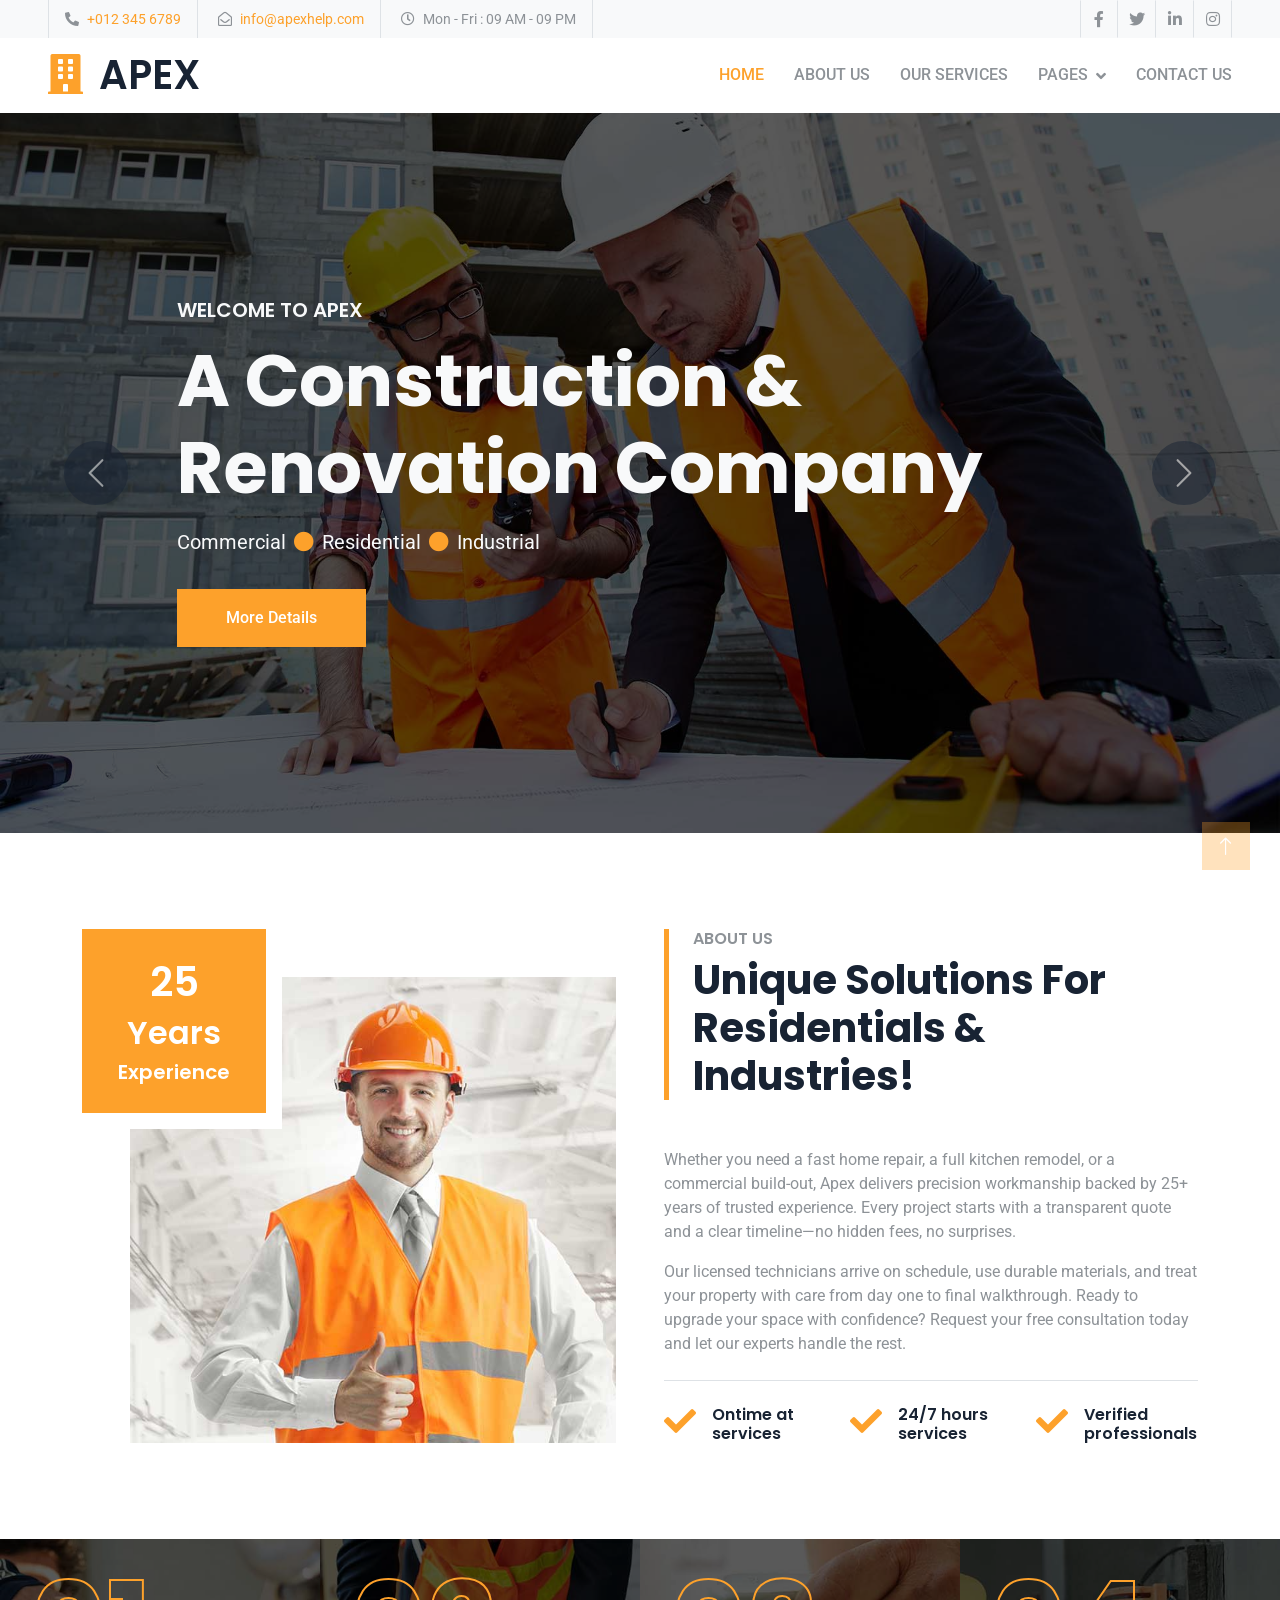
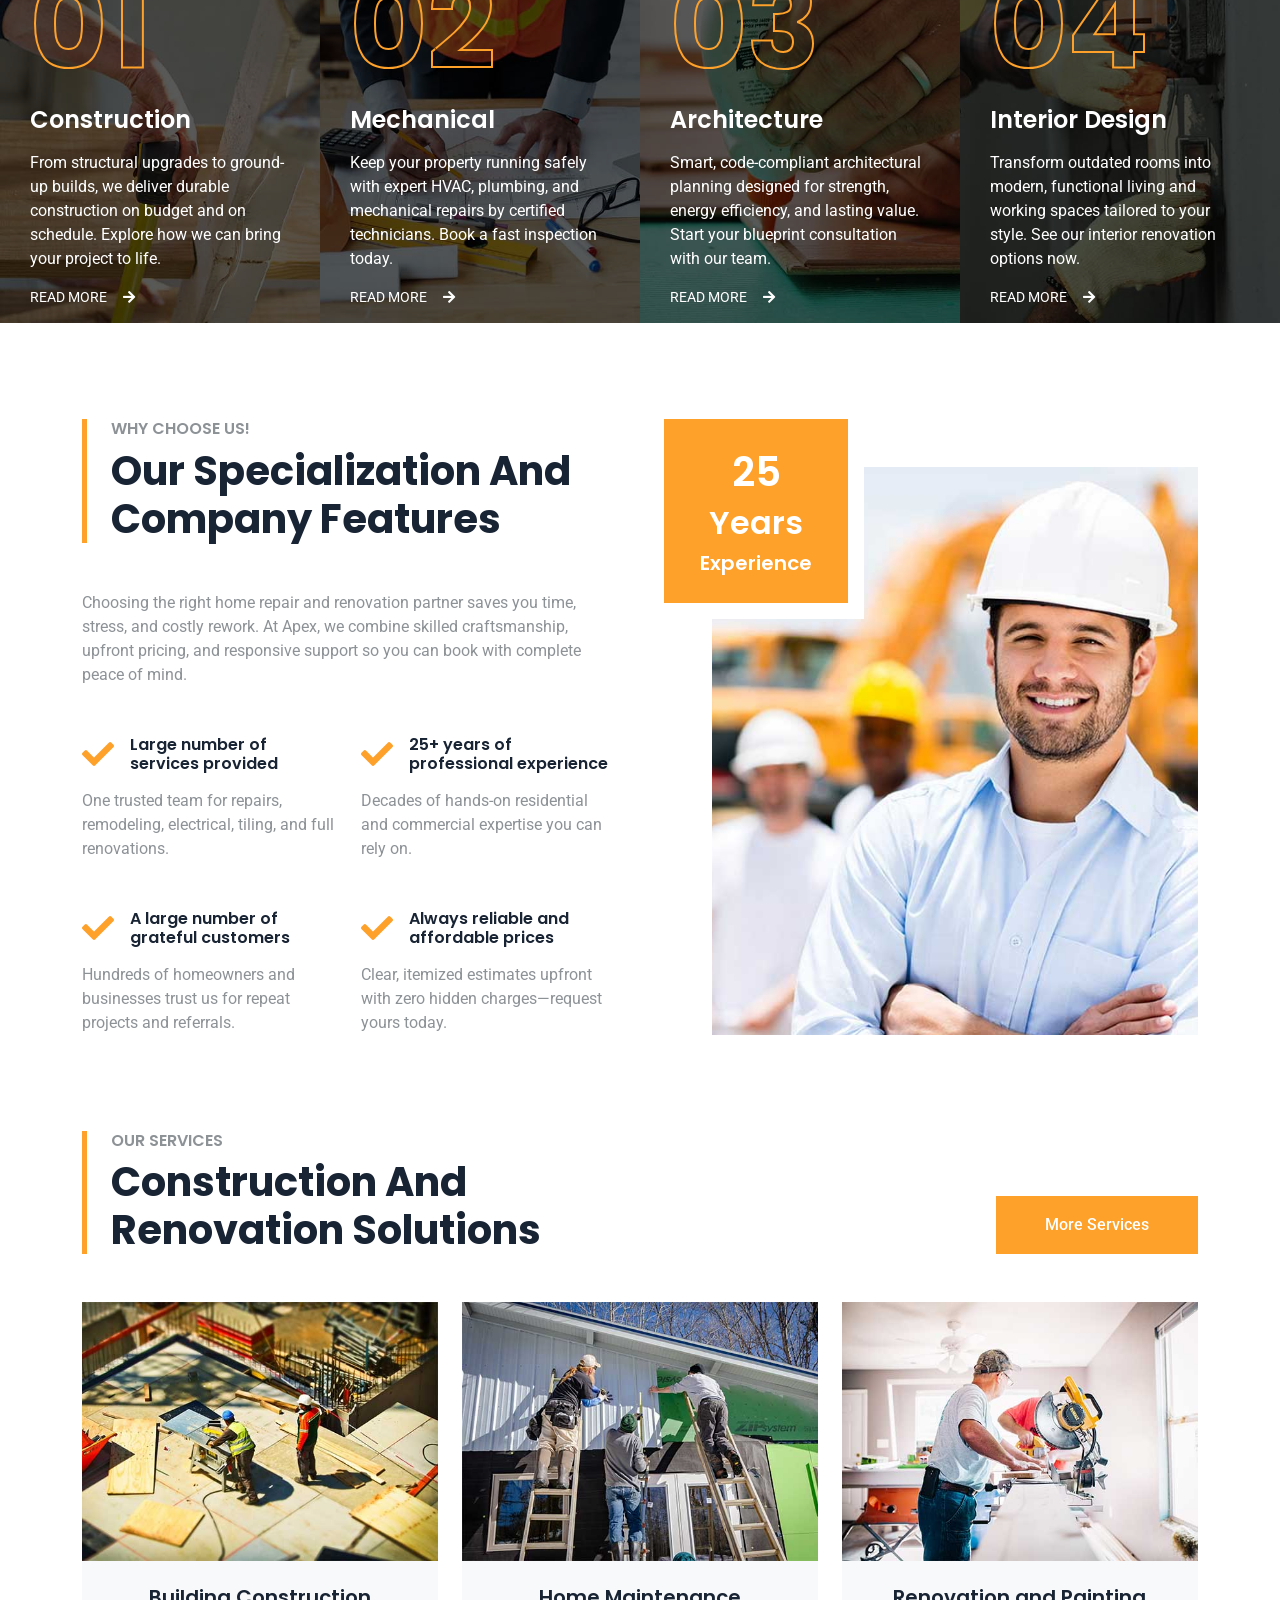
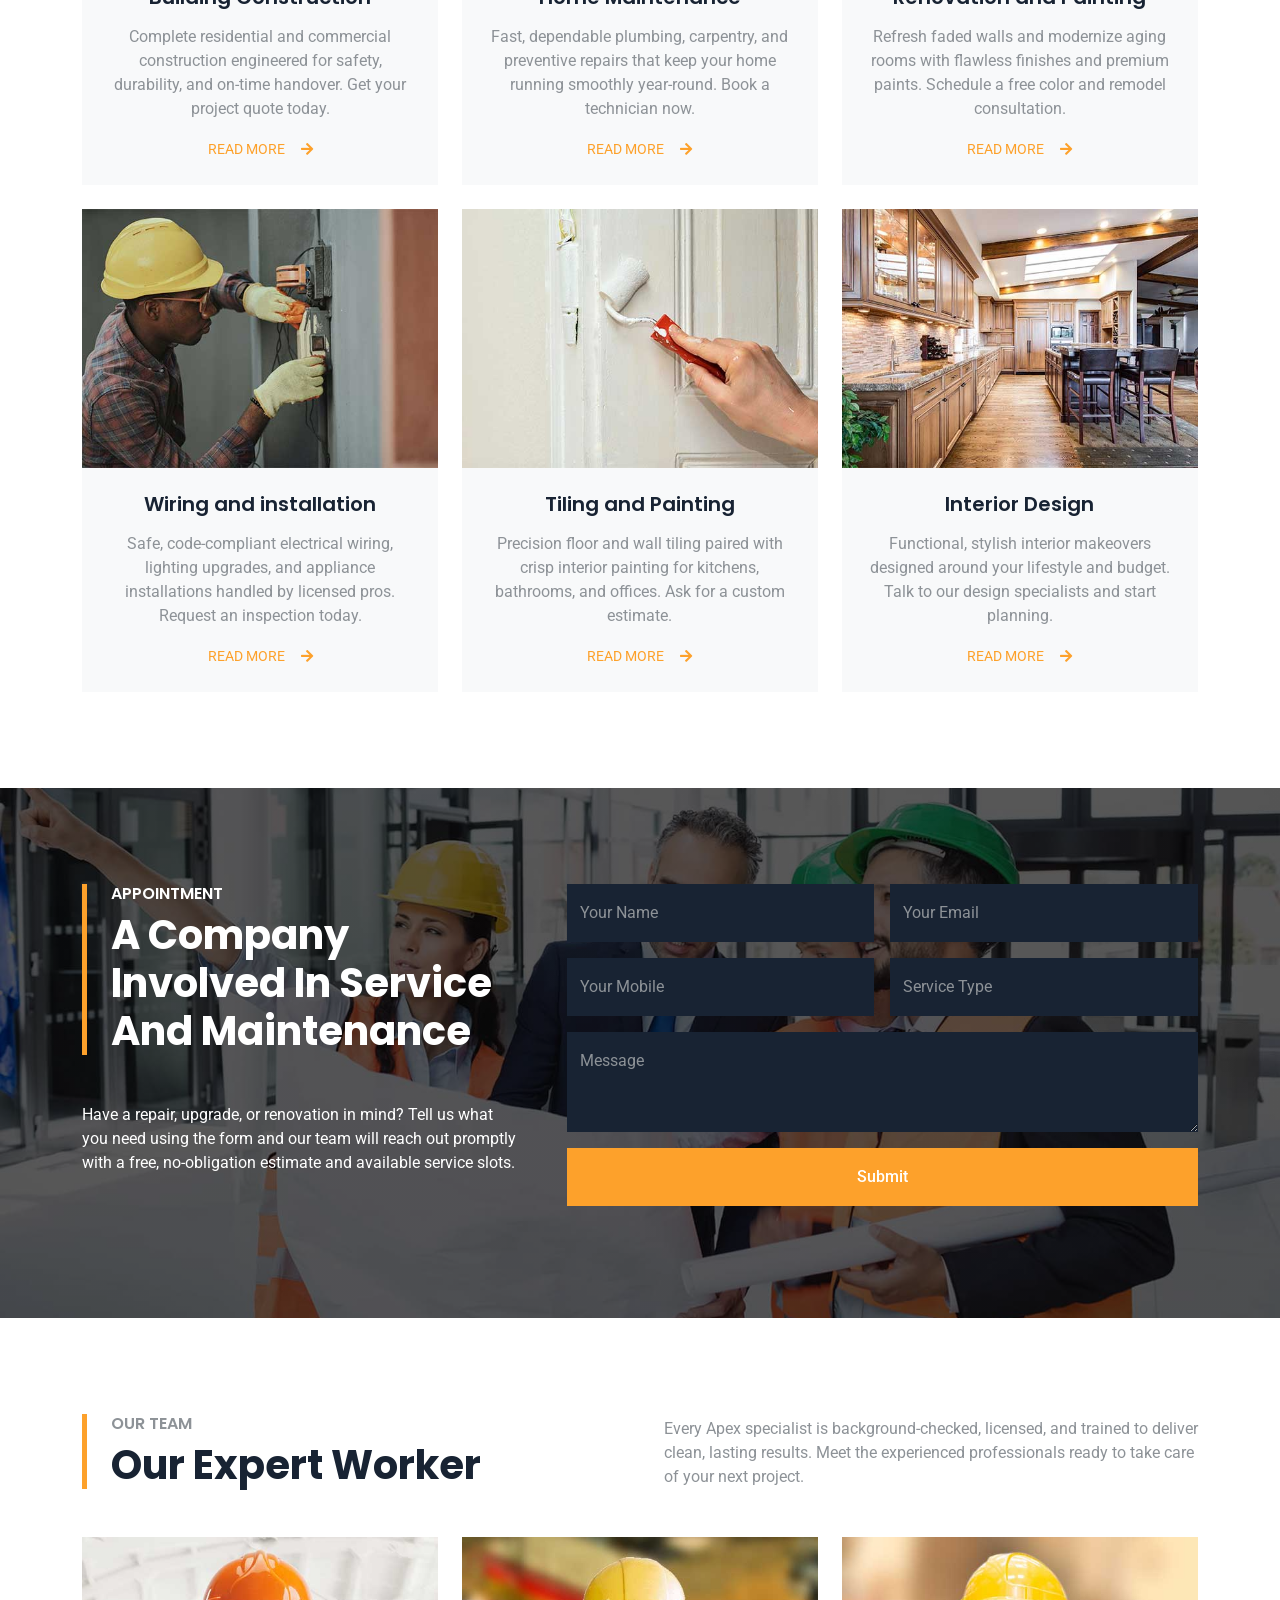
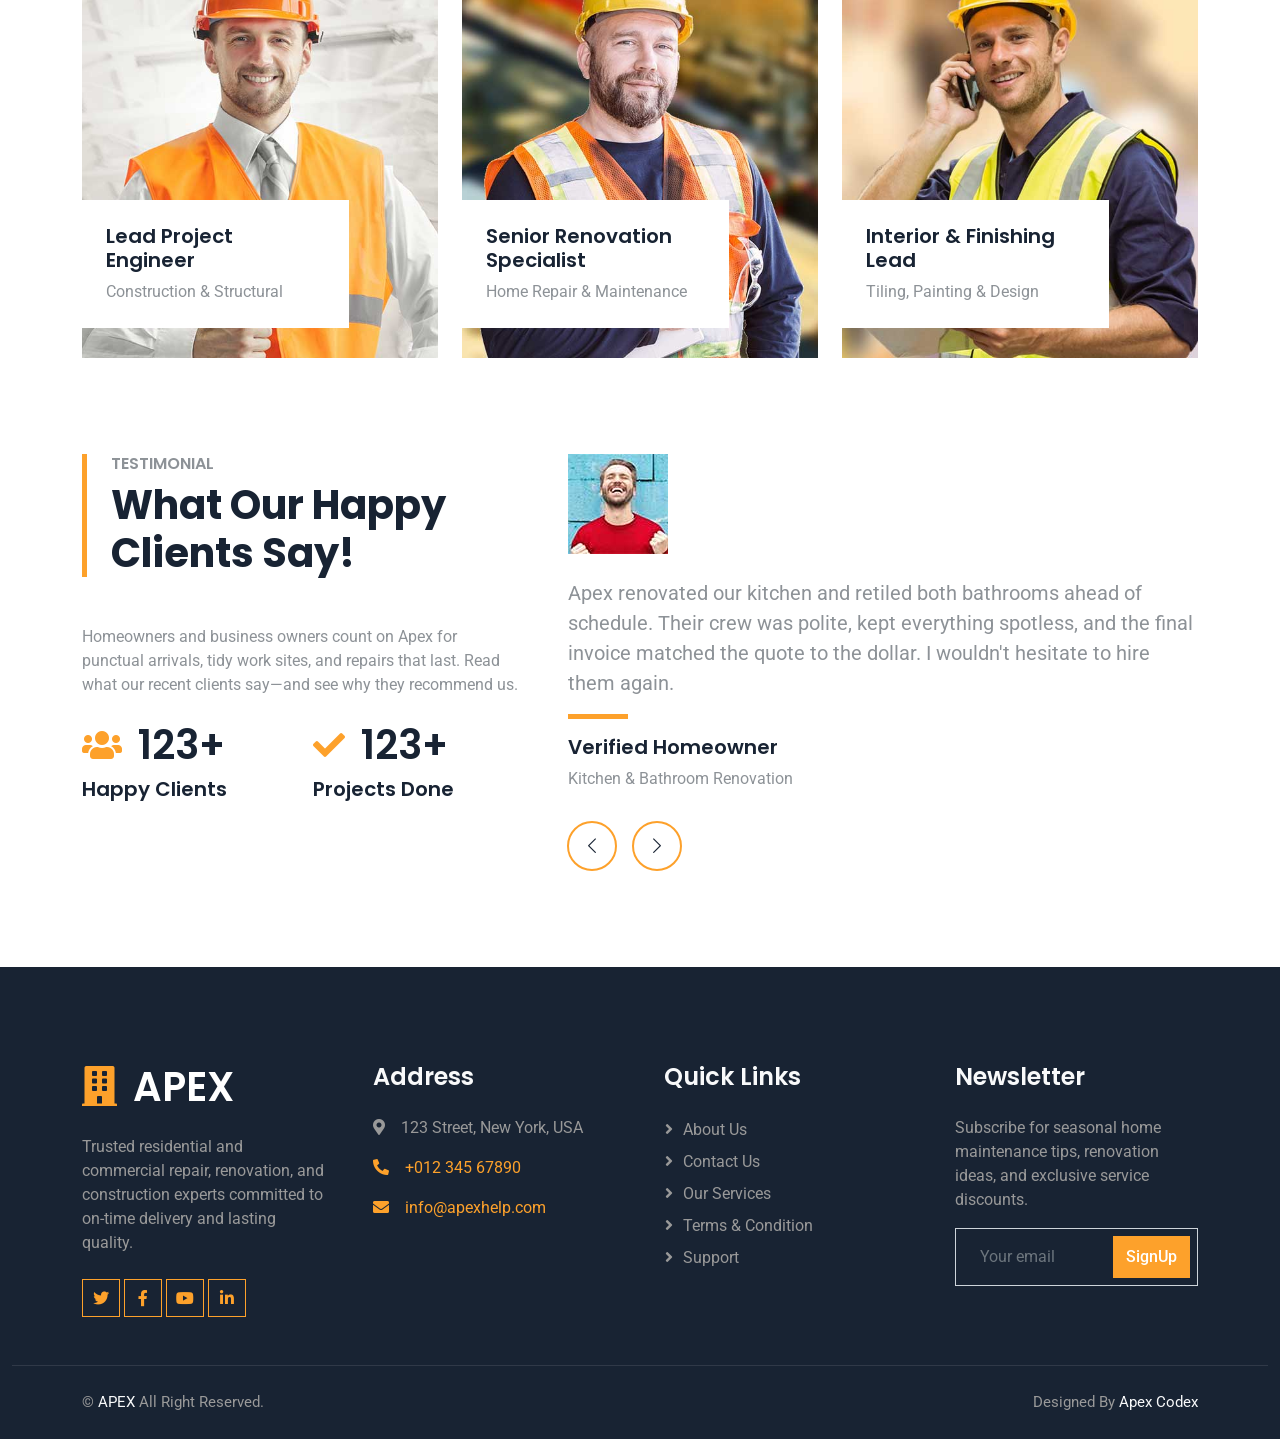
<file: index.html>
<!DOCTYPE html>

<html lang="en">
<head>
<meta charset="utf-8"/>
<title>Apex - Home Repair Website Template</title>
<meta content="width=device-width, initial-scale=1.0" name="viewport"/>
<meta content="" name="keywords"/>
<meta content="" name="description"/>
<!-- Favicon -->
<link href="img/favicon.svg" rel="icon" type="image/svg+xml"/>
<link href="img/favicon.png" rel="icon" sizes="32x32" type="image/png"/>
<link href="img/favicon.ico" rel="shortcut icon"/>
<link href="img/apple-touch-icon.png" rel="apple-touch-icon"/>
<!-- Google Web Fonts -->
<link href="https://fonts.googleapis.com" rel="preconnect"/>
<link crossorigin="" href="https://fonts.gstatic.com" rel="preconnect"/>
<link href="https://fonts.googleapis.com/css2?family=Roboto:wght@400;500&amp;family=Poppins:wght@600;700&amp;display=swap" rel="stylesheet"/>
<!-- Icon Font Stylesheet -->
<link href="https://cdnjs.cloudflare.com/ajax/libs/font-awesome/5.10.0/css/all.min.css" rel="stylesheet"/>
<link href="https://cdn.jsdelivr.net/npm/bootstrap-icons@1.4.1/font/bootstrap-icons.css" rel="stylesheet"/>
<!-- Libraries Stylesheet -->
<link href="lib/animate/animate.min.css" rel="stylesheet"/>
<link href="lib/owlcarousel/assets/owl.carousel.min.css" rel="stylesheet"/>
<!-- Customized Bootstrap Stylesheet -->
<link href="css/bootstrap.min.css" rel="stylesheet"/>
<!-- Template Stylesheet -->
<link href="css/style.css" rel="stylesheet"/>

<script async src="https://www.googletagmanager.com/gtm.js?id=GTM-55FTN74P"></script>
<script>
  window.dataLayer = window.dataLayer || [];
  function gtag(){dataLayer.push(arguments);}
  gtag('js', new Date());
</script>



</head>
<body>
<!-- Spinner Start -->
<div class="show bg-white position-fixed translate-middle w-100 vh-100 top-50 start-50 d-flex align-items-center justify-content-center" id="spinner">
<div class="spinner-grow text-primary" role="status"></div>
</div>
<!-- Spinner End -->
<!-- Topbar Start -->
<div class="container-fluid bg-light p-0">
<div class="row gx-0 d-none d-lg-flex">
<div class="col-lg-7 px-5 text-start">
<div class="h-100 d-inline-flex align-items-center border-start border-end px-3">
<small class="fa fa-phone-alt me-2"></small>
<small><a href="#">+012 345 6789</a></small>
</div>
<div class="h-100 d-inline-flex align-items-center border-end px-3">
<small class="far fa-envelope-open me-2"></small>
<small><a href="#">info@apexhelp.com</a></small>
</div>
<div class="h-100 d-inline-flex align-items-center border-end px-3">
<small class="far fa-clock me-2"></small>
<small>Mon - Fri : 09 AM - 09 PM</small>
</div>
</div>
<div class="col-lg-5 px-5 text-end">
<div class="h-100 d-inline-flex align-items-center">
<a aria-label="Facebook" class="btn btn-square border-end border-start" href="https://www.facebook.com/" rel="noopener noreferrer" target="_blank"><i class="fab fa-facebook-f"></i></a>
<a aria-label="Twitter" class="btn btn-square border-end" href="https://twitter.com/" rel="noopener noreferrer" target="_blank"><i class="fab fa-twitter"></i></a>
<a aria-label="LinkedIn" class="btn btn-square border-end" href="https://www.linkedin.com/" rel="noopener noreferrer" target="_blank"><i class="fab fa-linkedin-in"></i></a>
<a aria-label="Instagram" class="btn btn-square border-end" href="https://www.instagram.com/" rel="noopener noreferrer" target="_blank"><i class="fab fa-instagram"></i></a>
</div>
</div>
</div>
</div>
<!-- Topbar End -->
<!-- Navbar Start -->
<nav class="navbar navbar-expand-lg bg-white navbar-light sticky-top px-4 px-lg-5 py-lg-0">
<a class="navbar-brand d-flex align-items-center" href="index.html">
<h1 class="m-0"><i class="fa fa-building text-primary me-3"></i>APEX</h1>
</a>
<button class="navbar-toggler" data-bs-target="#navbarCollapse" data-bs-toggle="collapse" type="button">
<span class="navbar-toggler-icon"></span>
</button>
<div class="collapse navbar-collapse" id="navbarCollapse">
<div class="navbar-nav ms-auto py-3 py-lg-0">
<a class="nav-item nav-link active" href="index.html">Home</a>
<a class="nav-item nav-link" href="about.html">About Us</a>
<a class="nav-item nav-link" href="service.html">Our Services</a>
<div class="nav-item dropdown">
<a class="nav-link dropdown-toggle" data-bs-toggle="dropdown" href="#">Pages</a>
<div class="dropdown-menu bg-light m-0">
<a class="dropdown-item" href="feature.html">Features</a>
<a class="dropdown-item" href="appointment.html">Appointment</a>
<a class="dropdown-item" href="team.html">Our Team</a>
<a class="dropdown-item" href="testimonial.html">Testimonial</a>
<a class="dropdown-item" href="404.html">404 Page</a>
</div>
</div>
<a class="nav-item nav-link" href="contact.html">Contact Us</a>
</div>
</div>
</nav>
<!-- Navbar End -->
<!-- Carousel Start -->
<div class="container-fluid p-0 mb-5 wow fadeIn" data-wow-delay="0.1s">
<div class="carousel slide" data-bs-ride="carousel" id="header-carousel">
<div class="carousel-inner">
<div class="carousel-item active">
<img alt="Image" class="w-100" src="img/carousel-1.jpg"/>
<div class="carousel-caption">
<div class="container">
<div class="row justify-content-center">
<div class="col-12 col-lg-10">
<h5 class="text-light text-uppercase mb-3 animated slideInDown">Welcome to Apex</h5>
<h1 class="display-2 text-light mb-3 animated slideInDown">A Construction &amp; Renovation Company</h1>
<ol class="breadcrumb mb-4 pb-2">
<li class="breadcrumb-item fs-5 text-light">Commercial</li>
<li class="breadcrumb-item fs-5 text-light">Residential</li>
<li class="breadcrumb-item fs-5 text-light">Industrial</li>
</ol>
<a class="btn btn-primary py-3 px-5" href="about.html">More Details</a>
</div>
</div>
</div>
</div>
</div>
<div class="carousel-item">
<img alt="Image" class="w-100" src="img/carousel-2.jpg"/>
<div class="carousel-caption">
<div class="container">
<div class="row justify-content-center">
<div class="col-12 col-lg-10">
<h5 class="text-light text-uppercase mb-3 animated slideInDown">Welcome to Apex</h5>
<h1 class="display-2 text-light mb-3 animated slideInDown">Professional Tiling &amp; Painting Services</h1>
<ol class="breadcrumb mb-4 pb-2">
<li class="breadcrumb-item fs-5 text-light">Commercial</li>
<li class="breadcrumb-item fs-5 text-light">Residential</li>
<li class="breadcrumb-item fs-5 text-light">Industrial</li>
</ol>
<a class="btn btn-primary py-3 px-5" href="service.html">More Details</a>
</div>
</div>
</div>
</div>
</div>
</div>
<button class="carousel-control-prev" data-bs-slide="prev" data-bs-target="#header-carousel" type="button">
<span aria-hidden="true" class="carousel-control-prev-icon"></span>
<span class="visually-hidden">Previous</span>
</button>
<button class="carousel-control-next" data-bs-slide="next" data-bs-target="#header-carousel" type="button">
<span aria-hidden="true" class="carousel-control-next-icon"></span>
<span class="visually-hidden">Next</span>
</button>
</div>
</div>
<!-- Carousel End -->
<!-- About Start -->
<div class="container-xxl py-5">
<div class="container">
<div class="row g-5">
<div class="col-lg-6 wow fadeInUp" data-wow-delay="0.1s">
<div class="position-relative overflow-hidden ps-5 pt-5 h-100" style="min-height: 400px;">
<img alt="" class="position-absolute w-100 h-100" src="img/about.jpg" style="object-fit: cover;"/>
<div class="position-absolute top-0 start-0 bg-white pe-3 pb-3" style="width: 200px; height: 200px;">
<div class="d-flex flex-column justify-content-center text-center bg-primary h-100 p-3">
<h1 class="text-white">25</h1>
<h2 class="text-white">Years</h2>
<h5 class="text-white mb-0">Experience</h5>
</div>
</div>
</div>
</div>
<div class="col-lg-6 wow fadeInUp" data-wow-delay="0.5s">
<div class="h-100">
<div class="border-start border-5 border-primary ps-4 mb-5">
<h6 class="text-body text-uppercase mb-2">About Us</h6>
<h1 class="display-6 mb-0">Unique Solutions For Residentials &amp; Industries!</h1>
</div>
<p>Whether you need a fast home repair, a full kitchen remodel, or a commercial build-out, Apex delivers precision workmanship backed by 25+ years of trusted experience. Every project starts with a transparent quote and a clear timeline—no hidden fees, no surprises.</p>
<p class="mb-4">Our licensed technicians arrive on schedule, use durable materials, and treat your property with care from day one to final walkthrough. Ready to upgrade your space with confidence? Request your free consultation today and let our experts handle the rest.</p>
<div class="border-top mt-4 pt-4">
<div class="row g-4">
<div class="col-sm-4 d-flex wow fadeIn" data-wow-delay="0.1s">
<i class="fa fa-check fa-2x text-primary flex-shrink-0 me-3"></i>
<h6 class="mb-0">Ontime at services</h6>
</div>
<div class="col-sm-4 d-flex wow fadeIn" data-wow-delay="0.3s">
<i class="fa fa-check fa-2x text-primary flex-shrink-0 me-3"></i>
<h6 class="mb-0">24/7 hours services</h6>
</div>
<div class="col-sm-4 d-flex wow fadeIn" data-wow-delay="0.5s">
<i class="fa fa-check fa-2x text-primary flex-shrink-0 me-3"></i>
<h6 class="mb-0">Verified professionals</h6>
</div>
</div>
</div>
</div>
</div>
</div>
</div>
</div>
<!-- About End -->
<!-- Facts Start -->
<div class="container-fluid my-5 p-0">
<div class="row g-0">
<div class="col-xl-3 col-sm-6 wow fadeIn" data-wow-delay="0.1s">
<div class="position-relative">
<img alt="" class="img-fluid w-100" src="img/fact-1.jpg"/>
<div class="facts-overlay">
<h1 class="display-1">01</h1>
<h4 class="text-white mb-3">Construction</h4>
<p class="text-white">From structural upgrades to ground-up builds, we deliver durable construction on budget and on schedule. Explore how we can bring your project to life.</p>
<a class="text-white small" href="service.html">READ MORE<i class="fa fa-arrow-right ms-3"></i></a>
</div>
</div>
</div>
<div class="col-xl-3 col-sm-6 wow fadeIn" data-wow-delay="0.3s">
<div class="position-relative">
<img alt="" class="img-fluid w-100" src="img/fact-2.jpg"/>
<div class="facts-overlay">
<h1 class="display-1">02</h1>
<h4 class="text-white mb-3">Mechanical</h4>
<p class="text-white">Keep your property running safely with expert HVAC, plumbing, and mechanical repairs by certified technicians. Book a fast inspection today.</p>
<a class="text-white small" href="service.html">READ MORE<i class="fa fa-arrow-right ms-3"></i></a>
</div>
</div>
</div>
<div class="col-xl-3 col-sm-6 wow fadeIn" data-wow-delay="0.5s">
<div class="position-relative">
<img alt="" class="img-fluid w-100" src="img/fact-3.jpg"/>
<div class="facts-overlay">
<h1 class="display-1">03</h1>
<h4 class="text-white mb-3">Architecture</h4>
<p class="text-white">Smart, code-compliant architectural planning designed for strength, energy efficiency, and lasting value. Start your blueprint consultation with our team.</p>
<a class="text-white small" href="service.html">READ MORE<i class="fa fa-arrow-right ms-3"></i></a>
</div>
</div>
</div>
<div class="col-xl-3 col-sm-6 wow fadeIn" data-wow-delay="0.7s">
<div class="position-relative">
<img alt="" class="img-fluid w-100" src="img/fact-4.jpg"/>
<div class="facts-overlay">
<h1 class="display-1">04</h1>
<h4 class="text-white mb-3">Interior Design</h4>
<p class="text-white">Transform outdated rooms into modern, functional living and working spaces tailored to your style. See our interior renovation options now.</p>
<a class="text-white small" href="service.html">READ MORE<i class="fa fa-arrow-right ms-3"></i></a>
</div>
</div>
</div>
</div>
</div>
<!-- Facts End -->
<!-- Features Start -->
<div class="container-xxl py-5">
<div class="container">
<div class="row g-5">
<div class="col-lg-6 wow fadeInUp" data-wow-delay="0.1s">
<div class="border-start border-5 border-primary ps-4 mb-5">
<h6 class="text-body text-uppercase mb-2">Why Choose Us!</h6>
<h1 class="display-6 mb-0">Our Specialization And Company Features</h1>
</div>
<p class="mb-5">Choosing the right home repair and renovation partner saves you time, stress, and costly rework. At Apex, we combine skilled craftsmanship, upfront pricing, and responsive support so you can book with complete peace of mind.</p>
<div class="row gy-5 gx-4">
<div class="col-sm-6 wow fadeIn" data-wow-delay="0.1s">
<div class="d-flex align-items-center mb-3">
<i class="fa fa-check fa-2x text-primary flex-shrink-0 me-3"></i>
<h6 class="mb-0">Large number of services provided</h6>
</div>
<span>One trusted team for repairs, remodeling, electrical, tiling, and full renovations.</span>
</div>
<div class="col-sm-6 wow fadeIn" data-wow-delay="0.2s">
<div class="d-flex align-items-center mb-3">
<i class="fa fa-check fa-2x text-primary flex-shrink-0 me-3"></i>
<h6 class="mb-0">25+ years of professional experience</h6>
</div>
<span>Decades of hands-on residential and commercial expertise you can rely on.</span>
</div>
<div class="col-sm-6 wow fadeIn" data-wow-delay="0.3s">
<div class="d-flex align-items-center mb-3">
<i class="fa fa-check fa-2x text-primary flex-shrink-0 me-3"></i>
<h6 class="mb-0">A large number of grateful customers</h6>
</div>
<span>Hundreds of homeowners and businesses trust us for repeat projects and referrals.</span>
</div>
<div class="col-sm-6 wow fadeIn" data-wow-delay="0.4s">
<div class="d-flex align-items-center mb-3">
<i class="fa fa-check fa-2x text-primary flex-shrink-0 me-3"></i>
<h6 class="mb-0">Always reliable and affordable prices</h6>
</div>
<span>Clear, itemized estimates upfront with zero hidden charges—request yours today.</span>
</div>
</div>
</div>
<div class="col-lg-6 wow fadeInUp" data-wow-delay="0.5s">
<div class="position-relative overflow-hidden ps-5 pt-5 h-100" style="min-height: 400px;">
<img alt="" class="position-absolute w-100 h-100" src="img/feature.jpg" style="object-fit: cover;"/>
<div class="position-absolute top-0 start-0 bg-white pe-3 pb-3" style="width: 200px; height: 200px;">
<div class="d-flex flex-column justify-content-center text-center bg-primary h-100 p-3">
<h1 class="text-white">25</h1>
<h2 class="text-white">Years</h2>
<h5 class="text-white mb-0">Experience</h5>
</div>
</div>
</div>
</div>
</div>
</div>
</div>
<!-- Features End -->
<!-- Service Start -->
<div class="container-xxl py-5">
<div class="container">
<div class="row g-5 align-items-end mb-5">
<div class="col-lg-6 wow fadeInUp" data-wow-delay="0.1s">
<div class="border-start border-5 border-primary ps-4">
<h6 class="text-body text-uppercase mb-2">Our Services</h6>
<h1 class="display-6 mb-0">Construction And Renovation Solutions</h1>
</div>
</div>
<div class="col-lg-6 text-lg-end wow fadeInUp" data-wow-delay="0.3s">
<a class="btn btn-primary py-3 px-5" href="service.html">More Services</a>
</div>
</div>
<div class="row g-4 justify-content-center">
<div class="col-lg-4 col-md-6 wow fadeInUp" data-wow-delay="0.1s">
<div class="service-item bg-light overflow-hidden h-100">
<img alt="" class="img-fluid" src="img/service-1.jpg"/>
<div class="service-text position-relative text-center h-100 p-4">
<h5 class="mb-3">Building Construction</h5>
<p>Complete residential and commercial construction engineered for safety, durability, and on-time handover. Get your project quote today.</p>
<a class="small" href="service.html">READ MORE<i class="fa fa-arrow-right ms-3"></i></a>
</div>
</div>
</div>
<div class="col-lg-4 col-md-6 wow fadeInUp" data-wow-delay="0.3s">
<div class="service-item bg-light overflow-hidden h-100">
<img alt="" class="img-fluid" src="img/service-2.jpg"/>
<div class="service-text position-relative text-center h-100 p-4">
<h5 class="mb-3">Home Maintenance</h5>
<p>Fast, dependable plumbing, carpentry, and preventive repairs that keep your home running smoothly year-round. Book a technician now.</p>
<a class="small" href="service.html">READ MORE<i class="fa fa-arrow-right ms-3"></i></a>
</div>
</div>
</div>
<div class="col-lg-4 col-md-6 wow fadeInUp" data-wow-delay="0.5s">
<div class="service-item bg-light overflow-hidden h-100">
<img alt="" class="img-fluid" src="img/service-3.jpg"/>
<div class="service-text position-relative text-center h-100 p-4">
<h5 class="mb-3">Renovation and Painting</h5>
<p>Refresh faded walls and modernize aging rooms with flawless finishes and premium paints. Schedule a free color and remodel consultation.</p>
<a class="small" href="service.html">READ MORE<i class="fa fa-arrow-right ms-3"></i></a>
</div>
</div>
</div>
<div class="col-lg-4 col-md-6 wow fadeInUp" data-wow-delay="0.1s">
<div class="service-item bg-light overflow-hidden h-100">
<img alt="" class="img-fluid" src="img/service-4.jpg"/>
<div class="service-text position-relative text-center h-100 p-4">
<h5 class="mb-3">Wiring and installation</h5>
<p>Safe, code-compliant electrical wiring, lighting upgrades, and appliance installations handled by licensed pros. Request an inspection today.</p>
<a class="small" href="service.html">READ MORE<i class="fa fa-arrow-right ms-3"></i></a>
</div>
</div>
</div>
<div class="col-lg-4 col-md-6 wow fadeInUp" data-wow-delay="0.3s">
<div class="service-item bg-light overflow-hidden h-100">
<img alt="" class="img-fluid" src="img/service-5.jpg"/>
<div class="service-text position-relative text-center h-100 p-4">
<h5 class="mb-3">Tiling and Painting</h5>
<p>Precision floor and wall tiling paired with crisp interior painting for kitchens, bathrooms, and offices. Ask for a custom estimate.</p>
<a class="small" href="service.html">READ MORE<i class="fa fa-arrow-right ms-3"></i></a>
</div>
</div>
</div>
<div class="col-lg-4 col-md-6 wow fadeInUp" data-wow-delay="0.5s">
<div class="service-item bg-light overflow-hidden h-100">
<img alt="" class="img-fluid" src="img/service-6.jpg"/>
<div class="service-text position-relative text-center h-100 p-4">
<h5 class="mb-3">Interior Design</h5>
<p>Functional, stylish interior makeovers designed around your lifestyle and budget. Talk to our design specialists and start planning.</p>
<a class="small" href="service.html">READ MORE<i class="fa fa-arrow-right ms-3"></i></a>
</div>
</div>
</div>
</div>
</div>
</div>
<!-- Service End -->
<!-- Appointment Start -->
<div class="container-fluid appointment my-5 py-5 wow fadeIn" data-wow-delay="0.1s">
<div class="container py-5">
<div class="row g-5">
<div class="col-lg-5 col-md-6 wow fadeIn" data-wow-delay="0.3s">
<div class="border-start border-5 border-primary ps-4 mb-5">
<h6 class="text-white text-uppercase mb-2">Appointment</h6>
<h1 class="display-6 text-white mb-0">A Company Involved In Service And Maintenance</h1>
</div>
<p class="text-white mb-0">Have a repair, upgrade, or renovation in mind? Tell us what you need using the form and our team will reach out promptly with a free, no-obligation estimate and available service slots.</p>
</div>
<div class="col-lg-7 col-md-6 wow fadeIn" data-wow-delay="0.5s">
<form class="appointment-form">
<div class="row g-3">
<div class="col-sm-6">
<div class="form-floating">
<input class="form-control bg-dark border-0" id="gname" placeholder="Your Name" required="required" type="text"/>
<label for="gname">Your Name</label>
</div>
</div>
<div class="col-sm-6">
<div class="form-floating">
<input class="form-control bg-dark border-0" id="gmail" placeholder="Your Email" required="required" type="email"/>
<label for="gmail">Your Email</label>
</div>
</div>
<div class="col-sm-6">
<div class="form-floating">
<input class="form-control bg-dark border-0" id="cname" placeholder="Your Mobile" required="required" type="text"/>
<label for="cname">Your Mobile</label>
</div>
</div>
<div class="col-sm-6">
<div class="form-floating">
<input class="form-control bg-dark border-0" id="cage" placeholder="Service Type" required="required" type="text"/>
<label for="cage">Service Type</label>
</div>
</div>
<div class="col-12">
<div class="form-floating">
<textarea class="form-control bg-dark border-0" id="message" placeholder="Tell us about your project" style="height: 100px"></textarea>
<label for="message">Message</label>
</div>
</div>
<div class="col-12">
<button class="btn btn-primary w-100 py-3" type="submit">Submit</button>
</div>
<div class="col-12"><div class="thank-you-message alert alert-success d-none mb-0" role="alert"><i class="fa fa-check-circle me-2"></i><strong>Thank You!</strong> Your appointment request has been submitted successfully. Our team will contact you shortly.</div></div></div>
</form>
</div>
</div>
</div>
</div>
<!-- Appointment End -->
<!-- Team Start -->
<div class="container-xxl py-5">
<div class="container">
<div class="row g-5 align-items-end mb-5">
<div class="col-lg-6 wow fadeInUp" data-wow-delay="0.1s">
<div class="border-start border-5 border-primary ps-4">
<h6 class="text-body text-uppercase mb-2">Our Team</h6>
<h1 class="display-6 mb-0">Our Expert Worker</h1>
</div>
</div>
<div class="col-lg-6 wow fadeInUp" data-wow-delay="0.3s">
<p class="mb-0">Every Apex specialist is background-checked, licensed, and trained to deliver clean, lasting results. Meet the experienced professionals ready to take care of your next project.</p>
</div>
</div>
<div class="row g-4">
<div class="col-lg-4 col-md-6 wow fadeInUp" data-wow-delay="0.1s">
<div class="team-item position-relative">
<img alt="" class="img-fluid" src="img/team-1.jpg"/>
<div class="team-text bg-white p-4">
<h5>Lead Project Engineer</h5>
<span>Construction &amp; Structural</span>
</div>
</div>
</div>
<div class="col-lg-4 col-md-6 wow fadeInUp" data-wow-delay="0.3s">
<div class="team-item position-relative">
<img alt="" class="img-fluid" src="img/team-2.jpg"/>
<div class="team-text bg-white p-4">
<h5>Senior Renovation Specialist</h5>
<span>Home Repair &amp; Maintenance</span>
</div>
</div>
</div>
<div class="col-lg-4 col-md-6 wow fadeInUp" data-wow-delay="0.5s">
<div class="team-item position-relative">
<img alt="" class="img-fluid" src="img/team-3.jpg"/>
<div class="team-text bg-white p-4">
<h5>Interior &amp; Finishing Lead</h5>
<span>Tiling, Painting &amp; Design</span>
</div>
</div>
</div>
</div>
</div>
</div>
<!-- Team End -->
<!-- Testimonial Start -->
<div class="container-xxl py-5">
<div class="container">
<div class="row g-5">
<div class="col-lg-5 wow fadeInUp" data-wow-delay="0.1s">
<div class="border-start border-5 border-primary ps-4 mb-5">
<h6 class="text-body text-uppercase mb-2">Testimonial</h6>
<h1 class="display-6 mb-0">What Our Happy Clients Say!</h1>
</div>
<p class="mb-4">Homeowners and business owners count on Apex for punctual arrivals, tidy work sites, and repairs that last. Read what our recent clients say—and see why they recommend us.</p>
<div class="row g-4">
<div class="col-sm-6">
<div class="d-flex align-items-center mb-2">
<i class="fa fa-users fa-2x text-primary flex-shrink-0"></i>
<h1 class="ms-3 mb-0">123+</h1>
</div>
<h5 class="mb-0">Happy Clients</h5>
</div>
<div class="col-sm-6">
<div class="d-flex align-items-center mb-2">
<i class="fa fa-check fa-2x text-primary flex-shrink-0"></i>
<h1 class="ms-3 mb-0">123+</h1>
</div>
<h5 class="mb-0">Projects Done</h5>
</div>
</div>
</div>
<div class="col-lg-7 wow fadeInUp" data-wow-delay="0.5s">
<div class="owl-carousel testimonial-carousel">
<div class="testimonial-item">
<img alt="" class="img-fluid mb-4" src="img/testimonial-1.jpg"/>
<p class="fs-5">Apex renovated our kitchen and retiled both bathrooms ahead of schedule. Their crew was polite, kept everything spotless, and the final invoice matched the quote to the dollar. I wouldn't hesitate to hire them again.</p>
<div class="bg-primary mb-3" style="width: 60px; height: 5px"></div>
<h5>Verified Homeowner</h5>
<span>Kitchen &amp; Bathroom Renovation</span>
</div>
<div class="testimonial-item">
<img alt="" class="img-fluid mb-4" src="img/testimonial-2.jpg"/>
<p class="fs-5">We called Apex for urgent electrical rewiring and full office painting. They inspected the same day, explained every step clearly, and delivered outstanding quality. Book them if you want the job done right the first time.</p>
<div class="bg-primary mb-3" style="width: 60px; height: 5px"></div>
<h5>Commercial Property Manager</h5>
<span>Office Remodeling &amp; Wiring</span>
</div>
</div>
</div>
</div>
</div>
</div>
<!-- Testimonial End -->
<!-- Footer Start -->
<div class="container-fluid bg-dark footer mt-5 pt-5 wow fadeIn" data-wow-delay="0.1s">
<div class="container py-5">
<div class="row g-5">
<div class="col-lg-3 col-md-6">
<h1 class="text-white mb-4"><i class="fa fa-building text-primary me-3"></i>APEX</h1>
<p>Trusted residential and commercial repair, renovation, and construction experts committed to on-time delivery and lasting quality.</p>
<div class="d-flex pt-2">
<a aria-label="Twitter" class="btn btn-square btn-outline-primary me-1" href="https://twitter.com/" rel="noopener noreferrer" target="_blank"><i class="fab fa-twitter"></i></a>
<a aria-label="Facebook" class="btn btn-square btn-outline-primary me-1" href="https://www.facebook.com/" rel="noopener noreferrer" target="_blank"><i class="fab fa-facebook-f"></i></a>
<a aria-label="YouTube" class="btn btn-square btn-outline-primary me-1" href="https://www.youtube.com/" rel="noopener noreferrer" target="_blank"><i class="fab fa-youtube"></i></a>
<a aria-label="LinkedIn" class="btn btn-square btn-outline-primary me-0" href="https://www.linkedin.com/" rel="noopener noreferrer" target="_blank"><i class="fab fa-linkedin-in"></i></a>
</div>
</div>
<div class="col-lg-3 col-md-6">
<h4 class="text-light mb-4">Address</h4>
<p><i class="fa fa-map-marker-alt me-3"></i>123 Street, New York, USA</p>
<p><a href="#"><i class="fa fa-phone-alt me-3"></i>+012 345 67890</a></p>
<p><a href="#"><i class="fa fa-envelope me-3"></i>info@apexhelp.com</a></p>
</div>
<div class="col-lg-3 col-md-6">
<h4 class="text-light mb-4">Quick Links</h4>
<a class="btn btn-link" href="about.html">About Us</a>
<a class="btn btn-link" href="contact.html">Contact Us</a>
<a class="btn btn-link" href="service.html">Our Services</a>
<a class="btn btn-link" href="about.html">Terms &amp; Condition</a>
<a class="btn btn-link" href="contact.html">Support</a>
</div>
<div class="col-lg-3 col-md-6">
<h4 class="text-light mb-4">Newsletter</h4>
<p>Subscribe for seasonal home maintenance tips, renovation ideas, and exclusive service discounts.</p>
<div class="position-relative mx-auto" style="max-width: 400px;">
<input class="form-control bg-transparent w-100 py-3 ps-4 pe-5" placeholder="Your email" type="text"/>
<button class="btn btn-primary py-2 position-absolute top-0 end-0 mt-2 me-2 newsletter-btn" type="button">SignUp</button>
</div>
<small class="newsletter-thank-you text-success d-none d-block mt-2">Thank you for subscribing to our updates!</small></div>
</div>
</div>
<div class="container-fluid copyright">
<div class="container">
<div class="row">
<div class="col-md-6 text-center text-md-start mb-3 mb-md-0">
                        © <a href="index.html">APEX</a> All Right Reserved.
                    </div>
<div class="col-md-6 text-center text-md-end">
<!--/*** This template is free as long as you keep the footer author’s credit link/attribution link/backlink. If you'd like to use the template without the footer author’s credit link/attribution link/backlink, you can purchase the Credit Removal License from "https://htmlcodex.com/credit-removal". Thank you for your support. ***/-->
                        Designed By <a href="https://htmlcodex.com">Apex Codex</a>
</div>
</div>
</div>
</div>
</div>
<!-- Footer End -->
<!-- Back to Top -->
<a class="btn btn-lg btn-primary btn-lg-square back-to-top" href="#"><i class="bi bi-arrow-up"></i></a>
<!-- JavaScript Libraries -->
<script src="https://code.jquery.com/jquery-3.4.1.min.js"></script>
<script src="https://cdn.jsdelivr.net/npm/bootstrap@5.0.0/dist/js/bootstrap.bundle.min.js"></script>
<script src="lib/wow/wow.min.js"></script>
<script src="lib/easing/easing.min.js"></script>
<script src="lib/waypoints/waypoints.min.js"></script>
<script src="lib/owlcarousel/owl.carousel.min.js"></script>
<!-- Template Javascript -->
<script src="js/main.js"></script>
</body>
</html>
</file>
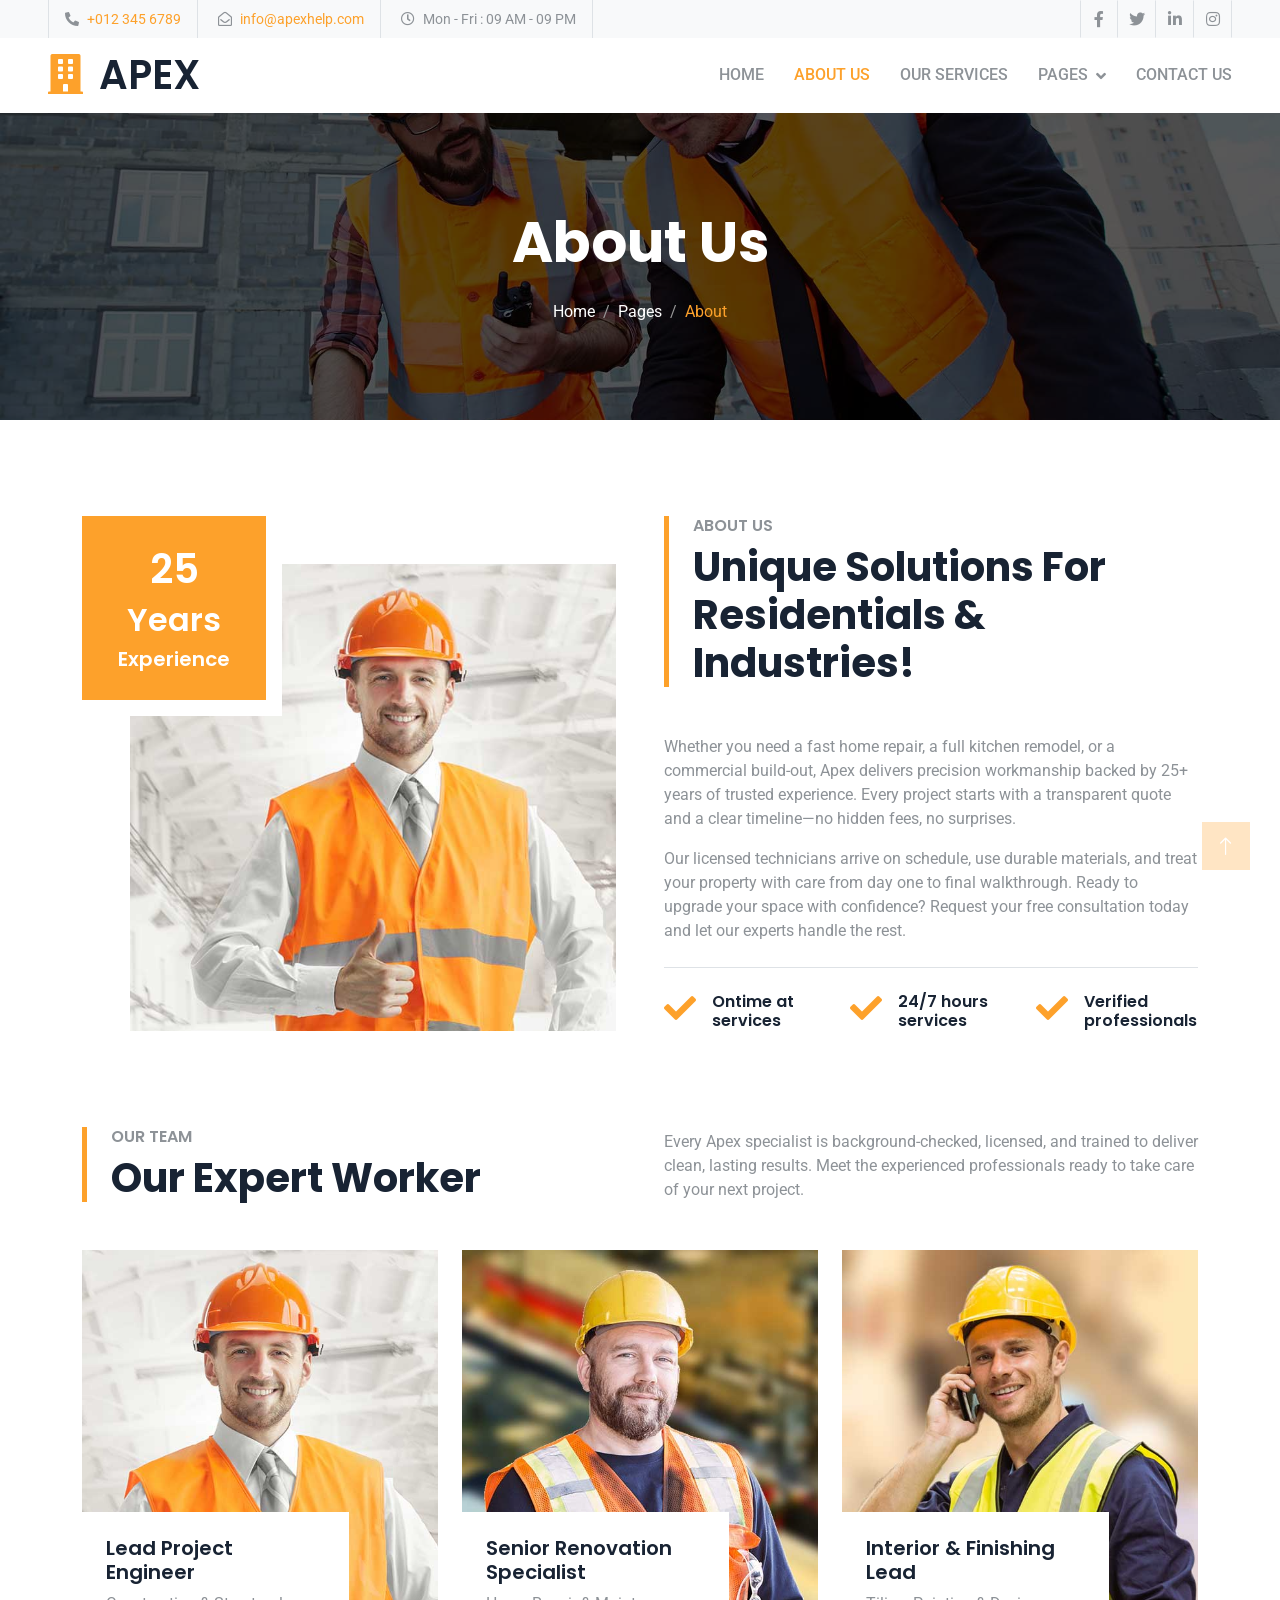
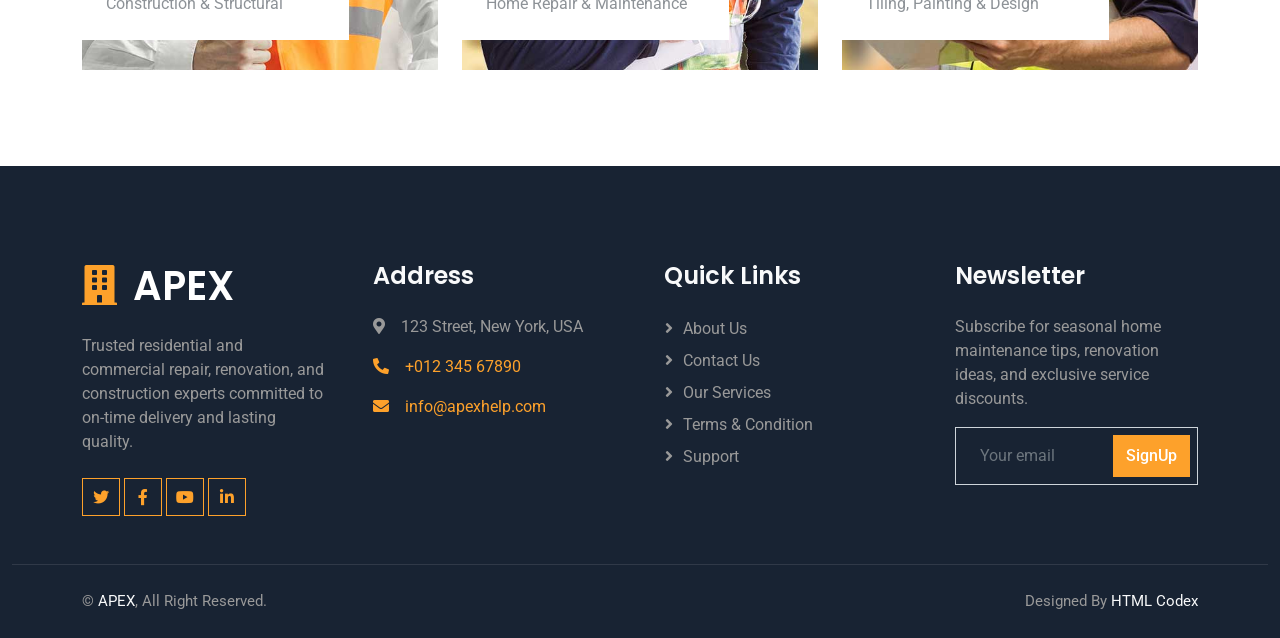
<file: about.html>
<!DOCTYPE html>

<html lang="en">
<head>
<meta charset="utf-8"/>
<title>Apex - Home Repair Website Template</title>
<meta content="width=device-width, initial-scale=1.0" name="viewport"/>
<meta content="" name="keywords"/>
<meta content="" name="description"/>
<!-- Favicon -->
<link href="img/favicon.svg" rel="icon" type="image/svg+xml"/>
<link href="img/favicon.png" rel="icon" sizes="32x32" type="image/png"/>
<link href="img/favicon.ico" rel="shortcut icon"/>
<link href="img/apple-touch-icon.png" rel="apple-touch-icon"/>
<!-- Google Web Fonts -->
<link href="https://fonts.googleapis.com" rel="preconnect"/>
<link crossorigin="" href="https://fonts.gstatic.com" rel="preconnect"/>
<link href="https://fonts.googleapis.com/css2?family=Roboto:wght@400;500&amp;family=Poppins:wght@600;700&amp;display=swap" rel="stylesheet"/>
<!-- Icon Font Stylesheet -->
<link href="https://cdnjs.cloudflare.com/ajax/libs/font-awesome/5.10.0/css/all.min.css" rel="stylesheet"/>
<link href="https://cdn.jsdelivr.net/npm/bootstrap-icons@1.4.1/font/bootstrap-icons.css" rel="stylesheet"/>
<!-- Libraries Stylesheet -->
<link href="lib/animate/animate.min.css" rel="stylesheet"/>
<link href="lib/owlcarousel/assets/owl.carousel.min.css" rel="stylesheet"/>
<!-- Customized Bootstrap Stylesheet -->
<link href="css/bootstrap.min.css" rel="stylesheet"/>
<!-- Template Stylesheet -->
<link href="css/style.css" rel="stylesheet"/>


<script async src="https://www.googletagmanager.com/gtm.js?id=GTM-55FTN74P"></script>
<script>
  window.dataLayer = window.dataLayer || [];
  function gtag(){dataLayer.push(arguments);}
  gtag('js', new Date());
</script>


</head>
<body>
<!-- Spinner Start -->
<div class="show bg-white position-fixed translate-middle w-100 vh-100 top-50 start-50 d-flex align-items-center justify-content-center" id="spinner">
<div class="spinner-grow text-primary" role="status"></div>
</div>
<!-- Spinner End -->
<!-- Topbar Start -->
<div class="container-fluid bg-light p-0">
<div class="row gx-0 d-none d-lg-flex">
<div class="col-lg-7 px-5 text-start">
<div class="h-100 d-inline-flex align-items-center border-start border-end px-3">
<small class="fa fa-phone-alt me-2"></small>
<small><a href="#">+012 345 6789</a></small>
</div>
<div class="h-100 d-inline-flex align-items-center border-end px-3">
<small class="far fa-envelope-open me-2"></small>
<small><a href="#">info@apexhelp.com</a></small>
</div>
<div class="h-100 d-inline-flex align-items-center border-end px-3">
<small class="far fa-clock me-2"></small>
<small>Mon - Fri : 09 AM - 09 PM</small>
</div>
</div>
<div class="col-lg-5 px-5 text-end">
<div class="h-100 d-inline-flex align-items-center">
<a aria-label="Facebook" class="btn btn-square border-end border-start" href="https://www.facebook.com/" rel="noopener noreferrer" target="_blank"><i class="fab fa-facebook-f"></i></a>
<a aria-label="Twitter" class="btn btn-square border-end" href="https://twitter.com/" rel="noopener noreferrer" target="_blank"><i class="fab fa-twitter"></i></a>
<a aria-label="LinkedIn" class="btn btn-square border-end" href="https://www.linkedin.com/" rel="noopener noreferrer" target="_blank"><i class="fab fa-linkedin-in"></i></a>
<a aria-label="Instagram" class="btn btn-square border-end" href="https://www.instagram.com/" rel="noopener noreferrer" target="_blank"><i class="fab fa-instagram"></i></a>
</div>
</div>
</div>
</div>
<!-- Topbar End -->
<!-- Navbar Start -->
<nav class="navbar navbar-expand-lg bg-white navbar-light sticky-top px-4 px-lg-5 py-lg-0">
<a class="navbar-brand d-flex align-items-center" href="index.html">
<h1 class="m-0"><i class="fa fa-building text-primary me-3"></i>APEX</h1>
</a>
<button class="navbar-toggler" data-bs-target="#navbarCollapse" data-bs-toggle="collapse" type="button">
<span class="navbar-toggler-icon"></span>
</button>
<div class="collapse navbar-collapse" id="navbarCollapse">
<div class="navbar-nav ms-auto py-3 py-lg-0">
<a class="nav-item nav-link" href="index.html">Home</a>
<a class="nav-item nav-link active" href="about.html">About Us</a>
<a class="nav-item nav-link" href="service.html">Our Services</a>
<div class="nav-item dropdown">
<a class="nav-link dropdown-toggle" data-bs-toggle="dropdown" href="#">Pages</a>
<div class="dropdown-menu bg-light m-0">
<a class="dropdown-item" href="feature.html">Features</a>
<a class="dropdown-item" href="appointment.html">Appointment</a>
<a class="dropdown-item" href="team.html">Our Team</a>
<a class="dropdown-item" href="testimonial.html">Testimonial</a>
<a class="dropdown-item" href="404.html">404 Page</a>
</div>
</div>
<a class="nav-item nav-link" href="contact.html">Contact Us</a>
</div>
</div>
</nav>
<!-- Navbar End -->
<!-- Page Header Start -->
<div class="container-fluid page-header py-5 mb-5 wow fadeIn" data-wow-delay="0.1s">
<div class="container text-center py-5">
<h1 class="display-4 text-white animated slideInDown mb-4">About Us</h1>
<nav aria-label="breadcrumb animated slideInDown">
<ol class="breadcrumb justify-content-center mb-0">
<li class="breadcrumb-item"><a class="text-white" href="index.html">Home</a></li>
<li class="breadcrumb-item"><a class="text-white" href="service.html">Pages</a></li>
<li aria-current="page" class="breadcrumb-item text-primary active">About</li>
</ol>
</nav>
</div>
</div>
<!-- Page Header End -->
<!-- About Start -->
<div class="container-xxl py-5">
<div class="container">
<div class="row g-5">
<div class="col-lg-6 wow fadeInUp" data-wow-delay="0.1s">
<div class="position-relative overflow-hidden ps-5 pt-5 h-100" style="min-height: 400px;">
<img alt="" class="position-absolute w-100 h-100" src="img/about.jpg" style="object-fit: cover;"/>
<div class="position-absolute top-0 start-0 bg-white pe-3 pb-3" style="width: 200px; height: 200px;">
<div class="d-flex flex-column justify-content-center text-center bg-primary h-100 p-3">
<h1 class="text-white">25</h1>
<h2 class="text-white">Years</h2>
<h5 class="text-white mb-0">Experience</h5>
</div>
</div>
</div>
</div>
<div class="col-lg-6 wow fadeInUp" data-wow-delay="0.5s">
<div class="h-100">
<div class="border-start border-5 border-primary ps-4 mb-5">
<h6 class="text-body text-uppercase mb-2">About Us</h6>
<h1 class="display-6 mb-0">Unique Solutions For Residentials &amp; Industries!</h1>
</div>
<p>Whether you need a fast home repair, a full kitchen remodel, or a commercial build-out, Apex delivers precision workmanship backed by 25+ years of trusted experience. Every project starts with a transparent quote and a clear timeline—no hidden fees, no surprises.</p>
<p class="mb-4">Our licensed technicians arrive on schedule, use durable materials, and treat your property with care from day one to final walkthrough. Ready to upgrade your space with confidence? Request your free consultation today and let our experts handle the rest.</p>
<div class="border-top mt-4 pt-4">
<div class="row g-4">
<div class="col-sm-4 d-flex wow fadeIn" data-wow-delay="0.1s">
<i class="fa fa-check fa-2x text-primary flex-shrink-0 me-3"></i>
<h6 class="mb-0">Ontime at services</h6>
</div>
<div class="col-sm-4 d-flex wow fadeIn" data-wow-delay="0.3s">
<i class="fa fa-check fa-2x text-primary flex-shrink-0 me-3"></i>
<h6 class="mb-0">24/7 hours services</h6>
</div>
<div class="col-sm-4 d-flex wow fadeIn" data-wow-delay="0.5s">
<i class="fa fa-check fa-2x text-primary flex-shrink-0 me-3"></i>
<h6 class="mb-0">Verified professionals</h6>
</div>
</div>
</div>
</div>
</div>
</div>
</div>
</div>
<!-- About End -->
<!-- Team Start -->
<div class="container-xxl py-5">
<div class="container">
<div class="row g-5 align-items-end mb-5">
<div class="col-lg-6 wow fadeInUp" data-wow-delay="0.1s">
<div class="border-start border-5 border-primary ps-4">
<h6 class="text-body text-uppercase mb-2">Our Team</h6>
<h1 class="display-6 mb-0">Our Expert Worker</h1>
</div>
</div>
<div class="col-lg-6 wow fadeInUp" data-wow-delay="0.3s">
<p class="mb-0">Every Apex specialist is background-checked, licensed, and trained to deliver clean, lasting results. Meet the experienced professionals ready to take care of your next project.</p>
</div>
</div>
<div class="row g-4">
<div class="col-lg-4 col-md-6 wow fadeInUp" data-wow-delay="0.1s">
<div class="team-item position-relative">
<img alt="" class="img-fluid" src="img/team-1.jpg"/>
<div class="team-text bg-white p-4">
<h5>Lead Project Engineer</h5>
<span>Construction &amp; Structural</span>
</div>
</div>
</div>
<div class="col-lg-4 col-md-6 wow fadeInUp" data-wow-delay="0.3s">
<div class="team-item position-relative">
<img alt="" class="img-fluid" src="img/team-2.jpg"/>
<div class="team-text bg-white p-4">
<h5>Senior Renovation Specialist</h5>
<span>Home Repair &amp; Maintenance</span>
</div>
</div>
</div>
<div class="col-lg-4 col-md-6 wow fadeInUp" data-wow-delay="0.5s">
<div class="team-item position-relative">
<img alt="" class="img-fluid" src="img/team-3.jpg"/>
<div class="team-text bg-white p-4">
<h5>Interior &amp; Finishing Lead</h5>
<span>Tiling, Painting &amp; Design</span>
</div>
</div>
</div>
</div>
</div>
</div>
<!-- Team End -->
<!-- Footer Start -->
<div class="container-fluid bg-dark footer mt-5 pt-5 wow fadeIn" data-wow-delay="0.1s">
<div class="container py-5">
<div class="row g-5">
<div class="col-lg-3 col-md-6">
<h1 class="text-white mb-4"><i class="fa fa-building text-primary me-3"></i>APEX</h1>
<p>Trusted residential and commercial repair, renovation, and construction experts committed to on-time delivery and lasting quality.</p>
<div class="d-flex pt-2">
<a aria-label="Twitter" class="btn btn-square btn-outline-primary me-1" href="https://twitter.com/" rel="noopener noreferrer" target="_blank"><i class="fab fa-twitter"></i></a>
<a aria-label="Facebook" class="btn btn-square btn-outline-primary me-1" href="https://www.facebook.com/" rel="noopener noreferrer" target="_blank"><i class="fab fa-facebook-f"></i></a>
<a aria-label="YouTube" class="btn btn-square btn-outline-primary me-1" href="https://www.youtube.com/" rel="noopener noreferrer" target="_blank"><i class="fab fa-youtube"></i></a>
<a aria-label="LinkedIn" class="btn btn-square btn-outline-primary me-0" href="https://www.linkedin.com/" rel="noopener noreferrer" target="_blank"><i class="fab fa-linkedin-in"></i></a>
</div>
</div>
<div class="col-lg-3 col-md-6">
<h4 class="text-light mb-4">Address</h4>
<p><i class="fa fa-map-marker-alt me-3"></i>123 Street, New York, USA</p>
<p><a href="#"><i class="fa fa-phone-alt me-3"></i>+012 345 67890</a></p>
<p><a href="#"><i class="fa fa-envelope me-3"></i>info@apexhelp.com</a></p>
</div>
<div class="col-lg-3 col-md-6">
<h4 class="text-light mb-4">Quick Links</h4>
<a class="btn btn-link" href="about.html">About Us</a>
<a class="btn btn-link" href="contact.html">Contact Us</a>
<a class="btn btn-link" href="service.html">Our Services</a>
<a class="btn btn-link" href="about.html">Terms &amp; Condition</a>
<a class="btn btn-link" href="contact.html">Support</a>
</div>
<div class="col-lg-3 col-md-6">
<h4 class="text-light mb-4">Newsletter</h4>
<p>Subscribe for seasonal home maintenance tips, renovation ideas, and exclusive service discounts.</p>
<div class="position-relative mx-auto" style="max-width: 400px;">
<input class="form-control bg-transparent w-100 py-3 ps-4 pe-5" placeholder="Your email" type="text"/>
<button class="btn btn-primary py-2 position-absolute top-0 end-0 mt-2 me-2 newsletter-btn" type="button">SignUp</button>
</div>
<small class="newsletter-thank-you text-success d-none d-block mt-2">Thank you for subscribing to our updates!</small></div>
</div>
</div>
<div class="container-fluid copyright">
<div class="container">
<div class="row">
<div class="col-md-6 text-center text-md-start mb-3 mb-md-0">
                        © <a href="index.html">APEX</a>, All Right Reserved.
                    </div>
<div class="col-md-6 text-center text-md-end">
<!--/*** This template is free as long as you keep the footer author’s credit link/attribution link/backlink. If you'd like to use the template without the footer author’s credit link/attribution link/backlink, you can purchase the Credit Removal License from "https://htmlcodex.com/credit-removal". Thank you for your support. ***/-->
                        Designed By <a href="https://htmlcodex.com">HTML Codex</a>
</div>
</div>
</div>
</div>
</div>
<!-- Footer End -->
<!-- Back to Top -->
<a class="btn btn-lg btn-primary btn-lg-square back-to-top" href="#"><i class="bi bi-arrow-up"></i></a>
<!-- JavaScript Libraries -->
<script src="https://code.jquery.com/jquery-3.4.1.min.js"></script>
<script src="https://cdn.jsdelivr.net/npm/bootstrap@5.0.0/dist/js/bootstrap.bundle.min.js"></script>
<script src="lib/wow/wow.min.js"></script>
<script src="lib/easing/easing.min.js"></script>
<script src="lib/waypoints/waypoints.min.js"></script>
<script src="lib/owlcarousel/owl.carousel.min.js"></script>
<!-- Template Javascript -->
<script src="js/main.js"></script>
</body>
</html>
</file>
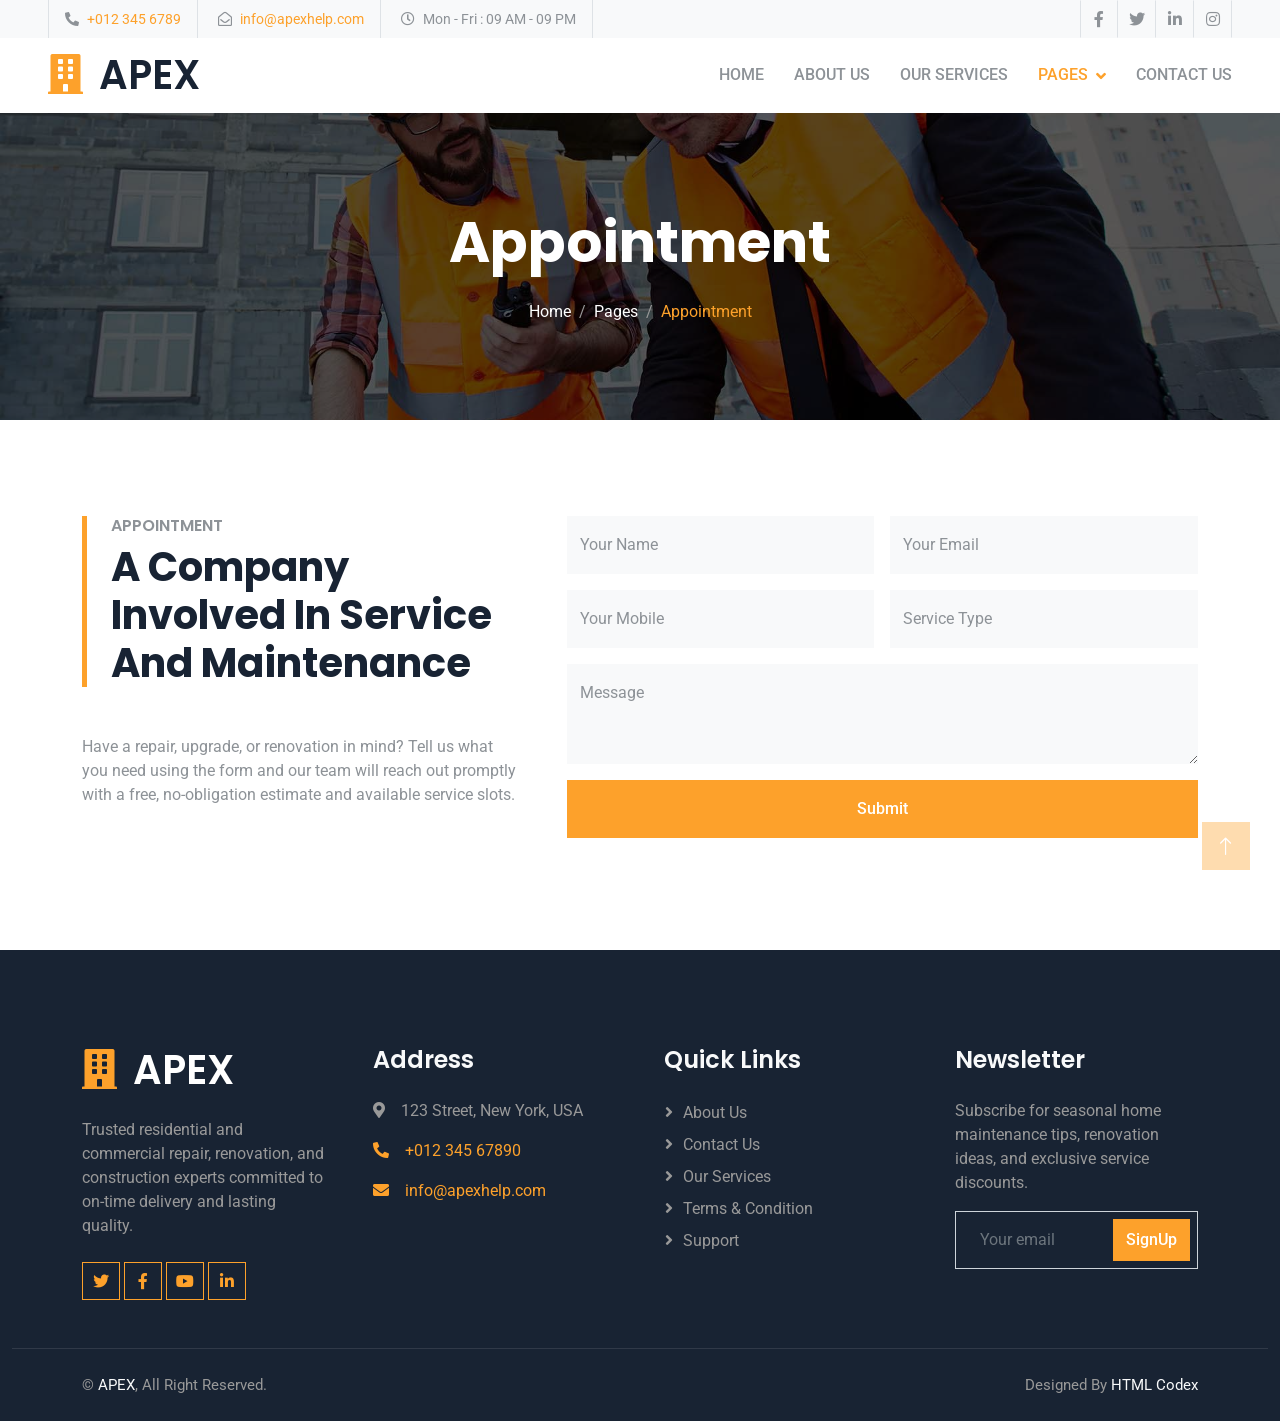
<file: appointment.html>
<!DOCTYPE html>

<html lang="en">
<head>
<meta charset="utf-8"/>
<title>Apex - Home Repair Website Template</title>
<meta content="width=device-width, initial-scale=1.0" name="viewport"/>
<meta content="" name="keywords"/>
<meta content="" name="description"/>
<!-- Favicon -->
<link href="img/favicon.svg" rel="icon" type="image/svg+xml"/>
<link href="img/favicon.png" rel="icon" sizes="32x32" type="image/png"/>
<link href="img/favicon.ico" rel="shortcut icon"/>
<link href="img/apple-touch-icon.png" rel="apple-touch-icon"/>
<!-- Google Web Fonts -->
<link href="https://fonts.googleapis.com" rel="preconnect"/>
<link crossorigin="" href="https://fonts.gstatic.com" rel="preconnect"/>
<link href="https://fonts.googleapis.com/css2?family=Roboto:wght@400;500&amp;family=Poppins:wght@600;700&amp;display=swap" rel="stylesheet"/>
<!-- Icon Font Stylesheet -->
<link href="https://cdnjs.cloudflare.com/ajax/libs/font-awesome/5.10.0/css/all.min.css" rel="stylesheet"/>
<link href="https://cdn.jsdelivr.net/npm/bootstrap-icons@1.4.1/font/bootstrap-icons.css" rel="stylesheet"/>
<!-- Libraries Stylesheet -->
<link href="lib/animate/animate.min.css" rel="stylesheet"/>
<link href="lib/owlcarousel/assets/owl.carousel.min.css" rel="stylesheet"/>
<!-- Customized Bootstrap Stylesheet -->
<link href="css/bootstrap.min.css" rel="stylesheet"/>
<!-- Template Stylesheet -->
<link href="css/style.css" rel="stylesheet"/>


<script async src="https://www.googletagmanager.com/gtm.js?id=GTM-55FTN74P"></script>
<script>
  window.dataLayer = window.dataLayer || [];
  function gtag(){dataLayer.push(arguments);}
  gtag('js', new Date());
</script>



</head>
<body>
<!-- Spinner Start -->
<div class="show bg-white position-fixed translate-middle w-100 vh-100 top-50 start-50 d-flex align-items-center justify-content-center" id="spinner">
<div class="spinner-grow text-primary" role="status"></div>
</div>
<!-- Spinner End -->
<!-- Topbar Start -->
<div class="container-fluid bg-light p-0">
<div class="row gx-0 d-none d-lg-flex">
<div class="col-lg-7 px-5 text-start">
<div class="h-100 d-inline-flex align-items-center border-start border-end px-3">
<small class="fa fa-phone-alt me-2"></small>
<small><a href="#">+012 345 6789</a></small>
</div>
<div class="h-100 d-inline-flex align-items-center border-end px-3">
<small class="far fa-envelope-open me-2"></small>
<small><a href="#">info@apexhelp.com</a></small>
</div>
<div class="h-100 d-inline-flex align-items-center border-end px-3">
<small class="far fa-clock me-2"></small>
<small>Mon - Fri : 09 AM - 09 PM</small>
</div>
</div>
<div class="col-lg-5 px-5 text-end">
<div class="h-100 d-inline-flex align-items-center">
<a aria-label="Facebook" class="btn btn-square border-end border-start" href="https://www.facebook.com/" rel="noopener noreferrer" target="_blank"><i class="fab fa-facebook-f"></i></a>
<a aria-label="Twitter" class="btn btn-square border-end" href="https://twitter.com/" rel="noopener noreferrer" target="_blank"><i class="fab fa-twitter"></i></a>
<a aria-label="LinkedIn" class="btn btn-square border-end" href="https://www.linkedin.com/" rel="noopener noreferrer" target="_blank"><i class="fab fa-linkedin-in"></i></a>
<a aria-label="Instagram" class="btn btn-square border-end" href="https://www.instagram.com/" rel="noopener noreferrer" target="_blank"><i class="fab fa-instagram"></i></a>
</div>
</div>
</div>
</div>
<!-- Topbar End -->
<!-- Navbar Start -->
<nav class="navbar navbar-expand-lg bg-white navbar-light sticky-top px-4 px-lg-5 py-lg-0">
<a class="navbar-brand d-flex align-items-center" href="index.html">
<h1 class="m-0"><i class="fa fa-building text-primary me-3"></i>APEX</h1>
</a>
<button class="navbar-toggler" data-bs-target="#navbarCollapse" data-bs-toggle="collapse" type="button">
<span class="navbar-toggler-icon"></span>
</button>
<div class="collapse navbar-collapse" id="navbarCollapse">
<div class="navbar-nav ms-auto py-3 py-lg-0">
<a class="nav-item nav-link" href="index.html">Home</a>
<a class="nav-item nav-link" href="about.html">About Us</a>
<a class="nav-item nav-link" href="service.html">Our Services</a>
<div class="nav-item dropdown">
<a class="nav-link dropdown-toggle active" data-bs-toggle="dropdown" href="#">Pages</a>
<div class="dropdown-menu bg-light m-0">
<a class="dropdown-item" href="feature.html">Features</a>
<a class="dropdown-item active" href="appointment.html">Appointment</a>
<a class="dropdown-item" href="team.html">Our Team</a>
<a class="dropdown-item" href="testimonial.html">Testimonial</a>
<a class="dropdown-item" href="404.html">404 Page</a>
</div>
</div>
<a class="nav-item nav-link" href="contact.html">Contact Us</a>
</div>
</div>
</nav>
<!-- Navbar End -->
<!-- Page Header Start -->
<div class="container-fluid page-header py-5 mb-5 wow fadeIn" data-wow-delay="0.1s">
<div class="container text-center py-5">
<h1 class="display-4 text-white animated slideInDown mb-4">Appointment</h1>
<nav aria-label="breadcrumb animated slideInDown">
<ol class="breadcrumb justify-content-center mb-0">
<li class="breadcrumb-item"><a class="text-white" href="index.html">Home</a></li>
<li class="breadcrumb-item"><a class="text-white" href="service.html">Pages</a></li>
<li aria-current="page" class="breadcrumb-item text-primary active">Appointment</li>
</ol>
</nav>
</div>
</div>
<!-- Page Header End -->
<!-- Appointment Start -->
<div class="container-xxl py-5">
<div class="container">
<div class="row g-5">
<div class="col-lg-5 col-md-6 wow fadeInUp" data-wow-delay="0.1s">
<div class="border-start border-5 border-primary ps-4 mb-5">
<h6 class="text-body text-uppercase mb-2">Appointment</h6>
<h1 class="display-6 mb-0">A Company Involved In Service And Maintenance</h1>
</div>
<p class="mb-0">Have a repair, upgrade, or renovation in mind? Tell us what you need using the form and our team will reach out promptly with a free, no-obligation estimate and available service slots.</p>
</div>
<div class="col-lg-7 col-md-6 wow fadeInUp" data-wow-delay="0.5s">
<form class="appointment-form">
<div class="row g-3">
<div class="col-sm-6">
<div class="form-floating">
<input class="form-control bg-light border-0" id="gname" placeholder="Your Name" required="required" type="text"/>
<label for="gname">Your Name</label>
</div>
</div>
<div class="col-sm-6">
<div class="form-floating">
<input class="form-control bg-light border-0" id="gmail" placeholder="Your Email" required="required" type="email"/>
<label for="gmail">Your Email</label>
</div>
</div>
<div class="col-sm-6">
<div class="form-floating">
<input class="form-control bg-light border-0" id="cname" placeholder="Your Mobile" required="required" type="text"/>
<label for="cname">Your Mobile</label>
</div>
</div>
<div class="col-sm-6">
<div class="form-floating">
<input class="form-control bg-light border-0" id="cage" placeholder="Service Type" required="required" type="text"/>
<label for="cage">Service Type</label>
</div>
</div>
<div class="col-12">
<div class="form-floating">
<textarea class="form-control bg-light border-0" id="message" placeholder="Tell us about your project" style="height: 100px"></textarea>
<label for="message">Message</label>
</div>
</div>
<div class="col-12">
<button class="btn btn-primary w-100 py-3" type="submit">Submit</button>
</div>
<div class="col-12"><div class="thank-you-message alert alert-success d-none mb-0" role="alert"><i class="fa fa-check-circle me-2"></i><strong>Thank You!</strong> Your appointment request has been submitted successfully. Our team will contact you shortly.</div></div></div>
</form>
</div>
</div>
</div>
</div>
<!-- Appointment End -->
<!-- Footer Start -->
<div class="container-fluid bg-dark footer mt-5 pt-5 wow fadeIn" data-wow-delay="0.1s">
<div class="container py-5">
<div class="row g-5">
<div class="col-lg-3 col-md-6">
<h1 class="text-white mb-4"><i class="fa fa-building text-primary me-3"></i>APEX</h1>
<p>Trusted residential and commercial repair, renovation, and construction experts committed to on-time delivery and lasting quality.</p>
<div class="d-flex pt-2">
<a aria-label="Twitter" class="btn btn-square btn-outline-primary me-1" href="https://twitter.com/" rel="noopener noreferrer" target="_blank"><i class="fab fa-twitter"></i></a>
<a aria-label="Facebook" class="btn btn-square btn-outline-primary me-1" href="https://www.facebook.com/" rel="noopener noreferrer" target="_blank"><i class="fab fa-facebook-f"></i></a>
<a aria-label="YouTube" class="btn btn-square btn-outline-primary me-1" href="https://www.youtube.com/" rel="noopener noreferrer" target="_blank"><i class="fab fa-youtube"></i></a>
<a aria-label="LinkedIn" class="btn btn-square btn-outline-primary me-0" href="https://www.linkedin.com/" rel="noopener noreferrer" target="_blank"><i class="fab fa-linkedin-in"></i></a>
</div>
</div>
<div class="col-lg-3 col-md-6">
<h4 class="text-light mb-4">Address</h4>
<p><i class="fa fa-map-marker-alt me-3"></i>123 Street, New York, USA</p>
<p><a href="#"><i class="fa fa-phone-alt me-3"></i>+012 345 67890</a></p>
<p><a href="#"><i class="fa fa-envelope me-3"></i>info@apexhelp.com</a></p>
</div>
<div class="col-lg-3 col-md-6">
<h4 class="text-light mb-4">Quick Links</h4>
<a class="btn btn-link" href="about.html">About Us</a>
<a class="btn btn-link" href="contact.html">Contact Us</a>
<a class="btn btn-link" href="service.html">Our Services</a>
<a class="btn btn-link" href="about.html">Terms &amp; Condition</a>
<a class="btn btn-link" href="contact.html">Support</a>
</div>
<div class="col-lg-3 col-md-6">
<h4 class="text-light mb-4">Newsletter</h4>
<p>Subscribe for seasonal home maintenance tips, renovation ideas, and exclusive service discounts.</p>
<div class="position-relative mx-auto" style="max-width: 400px;">
<input class="form-control bg-transparent w-100 py-3 ps-4 pe-5" placeholder="Your email" type="text"/>
<button class="btn btn-primary py-2 position-absolute top-0 end-0 mt-2 me-2 newsletter-btn" type="button">SignUp</button>
</div>
<small class="newsletter-thank-you text-success d-none d-block mt-2">Thank you for subscribing to our updates!</small></div>
</div>
</div>
<div class="container-fluid copyright">
<div class="container">
<div class="row">
<div class="col-md-6 text-center text-md-start mb-3 mb-md-0">
                        © <a href="index.html">APEX</a>, All Right Reserved.
                    </div>
<div class="col-md-6 text-center text-md-end">
<!--/*** This template is free as long as you keep the footer author’s credit link/attribution link/backlink. If you'd like to use the template without the footer author’s credit link/attribution link/backlink, you can purchase the Credit Removal License from "https://htmlcodex.com/credit-removal". Thank you for your support. ***/-->
                        Designed By <a href="https://htmlcodex.com">HTML Codex</a>
</div>
</div>
</div>
</div>
</div>
<!-- Footer End -->
<!-- Back to Top -->
<a class="btn btn-lg btn-primary btn-lg-square back-to-top" href="#"><i class="bi bi-arrow-up"></i></a>
<!-- JavaScript Libraries -->
<script src="https://code.jquery.com/jquery-3.4.1.min.js"></script>
<script src="https://cdn.jsdelivr.net/npm/bootstrap@5.0.0/dist/js/bootstrap.bundle.min.js"></script>
<script src="lib/wow/wow.min.js"></script>
<script src="lib/easing/easing.min.js"></script>
<script src="lib/waypoints/waypoints.min.js"></script>
<script src="lib/owlcarousel/owl.carousel.min.js"></script>
<!-- Template Javascript -->
<script src="js/main.js"></script>
</body>
</html>
</file>
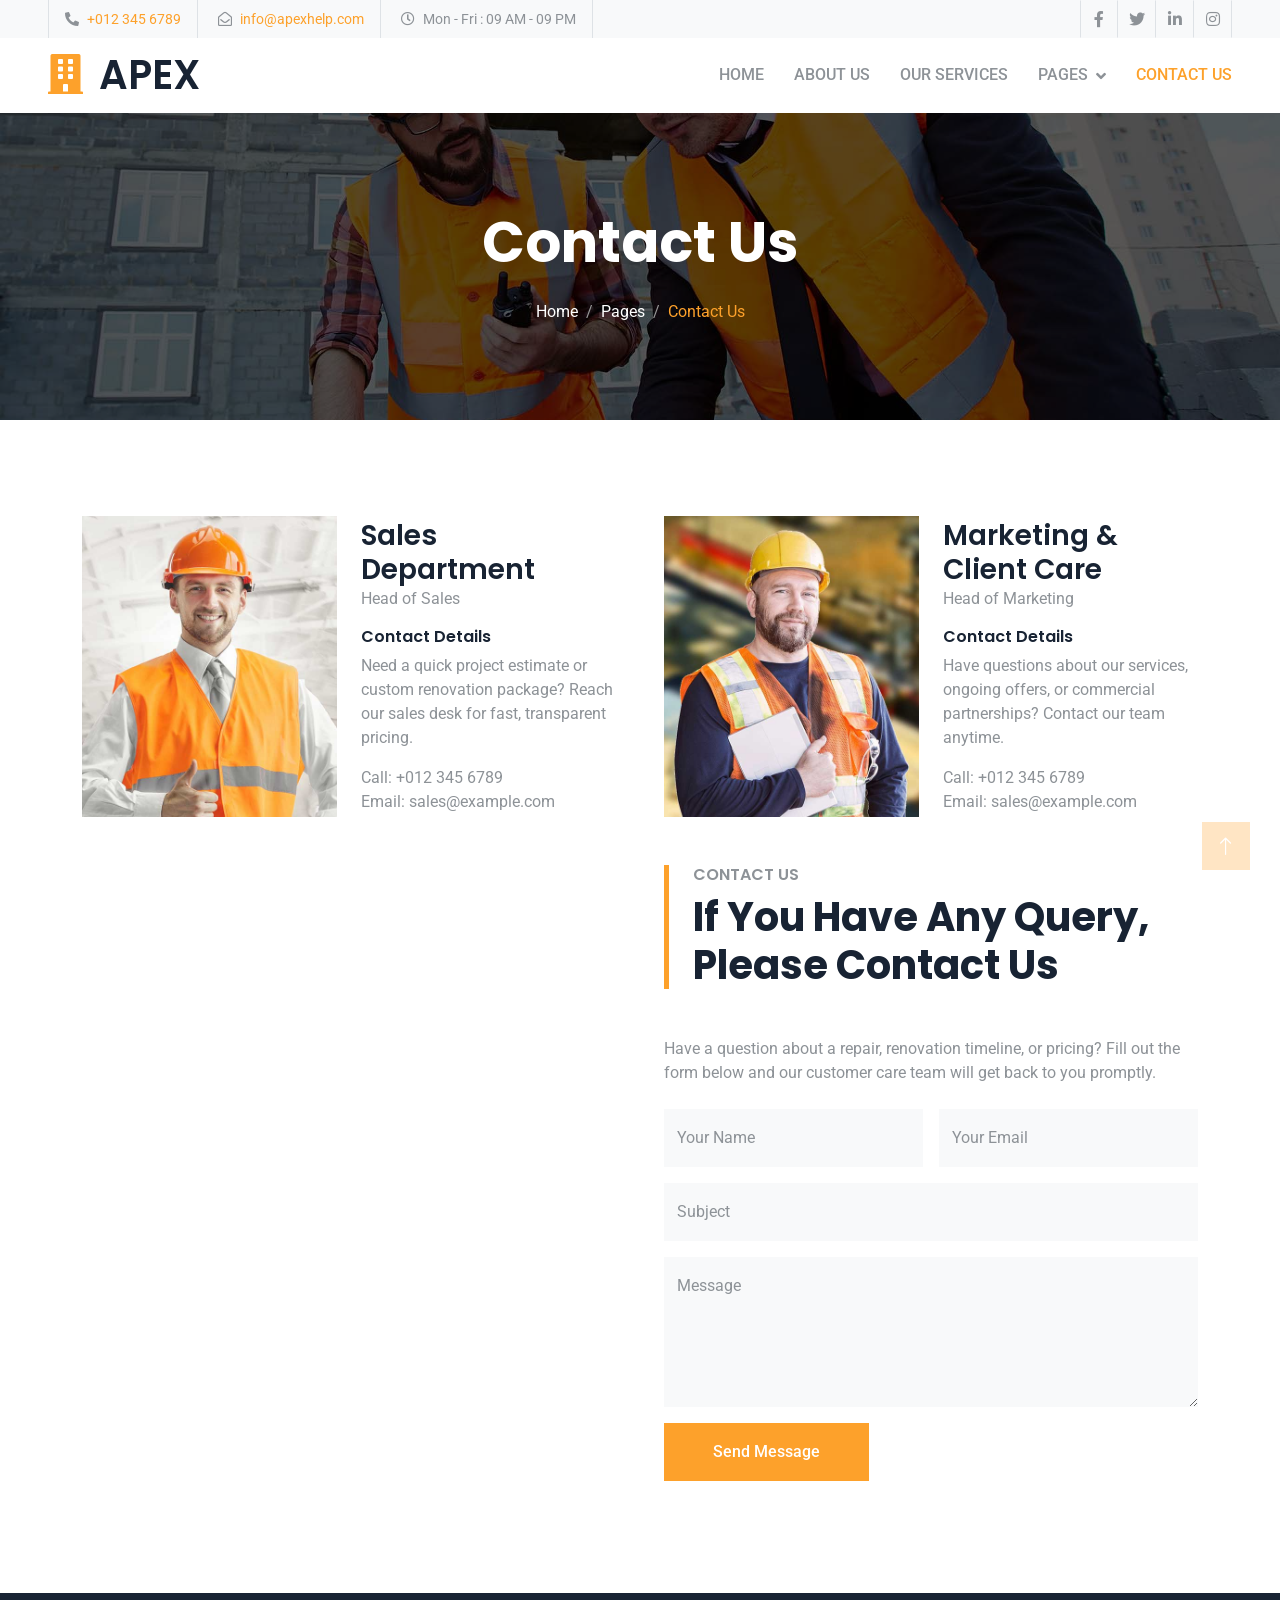
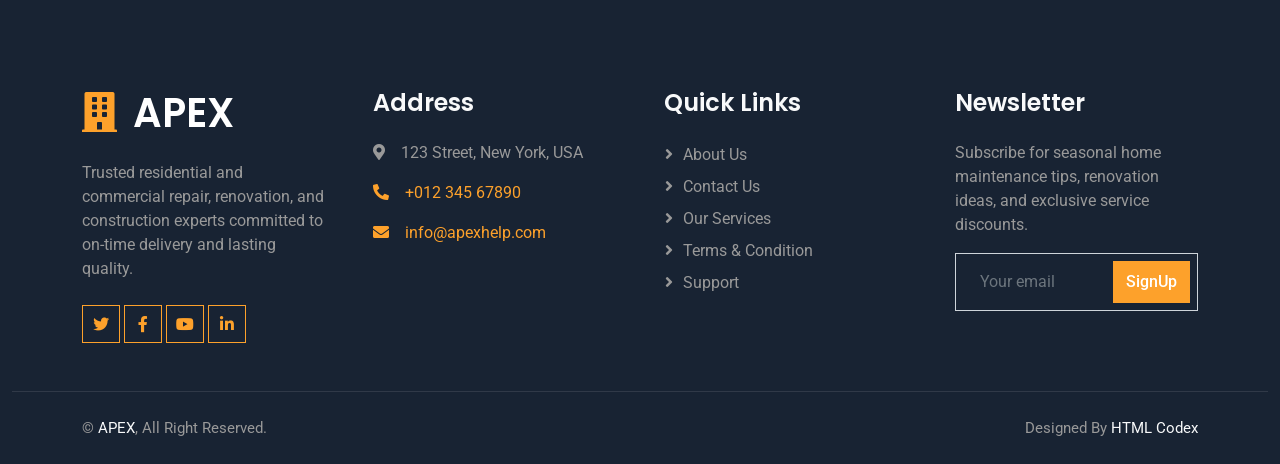
<file: contact.html>
<!DOCTYPE html>

<html lang="en">
<head>
<meta charset="utf-8"/>
<title>Apex - Home Repair Website Template</title>
<meta content="width=device-width, initial-scale=1.0" name="viewport"/>
<meta content="" name="keywords"/>
<meta content="" name="description"/>
<!-- Favicon -->
<link href="img/favicon.svg" rel="icon" type="image/svg+xml"/>
<link href="img/favicon.png" rel="icon" sizes="32x32" type="image/png"/>
<link href="img/favicon.ico" rel="shortcut icon"/>
<link href="img/apple-touch-icon.png" rel="apple-touch-icon"/>
<!-- Google Web Fonts -->
<link href="https://fonts.googleapis.com" rel="preconnect"/>
<link crossorigin="" href="https://fonts.gstatic.com" rel="preconnect"/>
<link href="https://fonts.googleapis.com/css2?family=Roboto:wght@400;500&amp;family=Poppins:wght@600;700&amp;display=swap" rel="stylesheet"/>
<!-- Icon Font Stylesheet -->
<link href="https://cdnjs.cloudflare.com/ajax/libs/font-awesome/5.10.0/css/all.min.css" rel="stylesheet"/>
<link href="https://cdn.jsdelivr.net/npm/bootstrap-icons@1.4.1/font/bootstrap-icons.css" rel="stylesheet"/>
<!-- Libraries Stylesheet -->
<link href="lib/animate/animate.min.css" rel="stylesheet"/>
<link href="lib/owlcarousel/assets/owl.carousel.min.css" rel="stylesheet"/>
<!-- Customized Bootstrap Stylesheet -->
<link href="css/bootstrap.min.css" rel="stylesheet"/>
<!-- Template Stylesheet -->
<link href="css/style.css" rel="stylesheet"/>


<script async src="https://www.googletagmanager.com/gtm.js?id=GTM-55FTN74P"></script>
<script>
  window.dataLayer = window.dataLayer || [];
  function gtag(){dataLayer.push(arguments);}
  gtag('js', new Date());
</script>




</head>
<body>
<!-- Spinner Start -->
<div class="show bg-white position-fixed translate-middle w-100 vh-100 top-50 start-50 d-flex align-items-center justify-content-center" id="spinner">
<div class="spinner-grow text-primary" role="status"></div>
</div>
<!-- Spinner End -->
<!-- Topbar Start -->
<div class="container-fluid bg-light p-0">
<div class="row gx-0 d-none d-lg-flex">
<div class="col-lg-7 px-5 text-start">
<div class="h-100 d-inline-flex align-items-center border-start border-end px-3">
<small class="fa fa-phone-alt me-2"></small>
<small><a href="#">+012 345 6789</a></small>
</div>
<div class="h-100 d-inline-flex align-items-center border-end px-3">
<small class="far fa-envelope-open me-2"></small>
<small><a href="#">info@apexhelp.com</a></small>
</div>
<div class="h-100 d-inline-flex align-items-center border-end px-3">
<small class="far fa-clock me-2"></small>
<small>Mon - Fri : 09 AM - 09 PM</small>
</div>
</div>
<div class="col-lg-5 px-5 text-end">
<div class="h-100 d-inline-flex align-items-center">
<a aria-label="Facebook" class="btn btn-square border-end border-start" href="https://www.facebook.com/" rel="noopener noreferrer" target="_blank"><i class="fab fa-facebook-f"></i></a>
<a aria-label="Twitter" class="btn btn-square border-end" href="https://twitter.com/" rel="noopener noreferrer" target="_blank"><i class="fab fa-twitter"></i></a>
<a aria-label="LinkedIn" class="btn btn-square border-end" href="https://www.linkedin.com/" rel="noopener noreferrer" target="_blank"><i class="fab fa-linkedin-in"></i></a>
<a aria-label="Instagram" class="btn btn-square border-end" href="https://www.instagram.com/" rel="noopener noreferrer" target="_blank"><i class="fab fa-instagram"></i></a>
</div>
</div>
</div>
</div>
<!-- Topbar End -->
<!-- Navbar Start -->
<nav class="navbar navbar-expand-lg bg-white navbar-light sticky-top px-4 px-lg-5 py-lg-0">
<a class="navbar-brand d-flex align-items-center" href="index.html">
<h1 class="m-0"><i class="fa fa-building text-primary me-3"></i>APEX</h1>
</a>
<button class="navbar-toggler" data-bs-target="#navbarCollapse" data-bs-toggle="collapse" type="button">
<span class="navbar-toggler-icon"></span>
</button>
<div class="collapse navbar-collapse" id="navbarCollapse">
<div class="navbar-nav ms-auto py-3 py-lg-0">
<a class="nav-item nav-link" href="index.html">Home</a>
<a class="nav-item nav-link" href="about.html">About Us</a>
<a class="nav-item nav-link" href="service.html">Our Services</a>
<div class="nav-item dropdown">
<a class="nav-link dropdown-toggle" data-bs-toggle="dropdown" href="#">Pages</a>
<div class="dropdown-menu bg-light m-0">
<a class="dropdown-item" href="feature.html">Features</a>
<a class="dropdown-item" href="appointment.html">Appointment</a>
<a class="dropdown-item" href="team.html">Our Team</a>
<a class="dropdown-item" href="testimonial.html">Testimonial</a>
<a class="dropdown-item" href="404.html">404 Page</a>
</div>
</div>
<a class="nav-item nav-link active" href="contact.html">Contact Us</a>
</div>
</div>
</nav>
<!-- Navbar End -->
<!-- Page Header Start -->
<div class="container-fluid page-header py-5 mb-5 wow fadeIn" data-wow-delay="0.1s">
<div class="container text-center py-5">
<h1 class="display-4 text-white animated slideInDown mb-4">Contact Us</h1>
<nav aria-label="breadcrumb animated slideInDown">
<ol class="breadcrumb justify-content-center mb-0">
<li class="breadcrumb-item"><a class="text-white" href="index.html">Home</a></li>
<li class="breadcrumb-item"><a class="text-white" href="service.html">Pages</a></li>
<li aria-current="page" class="breadcrumb-item text-primary active">Contact Us</li>
</ol>
</nav>
</div>
</div>
<!-- Page Header End -->
<!-- Contact Start -->
<div class="container-xxl py-5">
<div class="container">
<div class="row g-5">
<div class="col-lg-6 wow fadeInUp" data-wow-delay="0.1s">
<div class="row g-4 align-items-center">
<div class="col-sm-6">
<img alt="" class="img-fluid" src="img/team-1.jpg"/>
</div>
<div class="col-sm-6">
<h3 class="mb-0">Sales Department</h3>
<p>Head of Sales</p>
<h6>Contact Details</h6>
<p>Need a quick project estimate or custom renovation package? Reach our sales desk for fast, transparent pricing.</p>
<p class="mb-0">Call: +012 345 6789</p>
<p class="mb-0">Email: sales@example.com</p>
</div>
</div>
</div>
<div class="col-lg-6 wow fadeInUp" data-wow-delay="0.1s">
<div class="row g-4 align-items-center">
<div class="col-sm-6">
<img alt="" class="img-fluid" src="img/team-2.jpg"/>
</div>
<div class="col-sm-6">
<h3 class="mb-0">Marketing &amp; Client Care</h3>
<p>Head of Marketing</p>
<h6>Contact Details</h6>
<p>Have questions about our services, ongoing offers, or commercial partnerships? Contact our team anytime.</p>
<p class="mb-0">Call: +012 345 6789</p>
<p class="mb-0">Email: sales@example.com</p>
</div>
</div>
</div>
<div class="col-lg-6 wow fadeInUp" data-wow-delay="0.1s" style="min-height: 450px;">
<div class="position-relative h-100">
<iframe allowfullscreen="" aria-hidden="false" class="position-relative w-100 h-100" frameborder="0" src="https://www.google.com/maps/embed?pb=!1m18!1m12!1m3!1d3001156.4288297426!2d-78.01371936852176!3d42.72876761954724!2m3!1f0!2f0!3f0!3m2!1i1024!2i768!4f13.1!3m3!1m2!1s0x4ccc4bf0f123a5a9%3A0xddcfc6c1de189567!2sNew%20York%2C%20USA!5e0!3m2!1sen!2sbd!4v1603794290143!5m2!1sen!2sbd" style="min-height: 450px; border:0;" tabindex="0"></iframe>
</div>
</div>
<div class="col-lg-6 wow fadeInUp" data-wow-delay="0.5s">
<div class="border-start border-5 border-primary ps-4 mb-5">
<h6 class="text-body text-uppercase mb-2">Contact Us</h6>
<h1 class="display-6 mb-0">If You Have Any Query, Please Contact Us</h1>
</div>
<p class="mb-4">Have a question about a repair, renovation timeline, or pricing? Fill out the form below and our customer care team will get back to you promptly.</p>
<form class="contact-form">
<div class="row g-3">
<div class="col-md-6">
<div class="form-floating">
<input class="form-control border-0 bg-light" id="name" placeholder="Your Name" required="required" type="text"/>
<label for="name">Your Name</label>
</div>
</div>
<div class="col-md-6">
<div class="form-floating">
<input class="form-control border-0 bg-light" id="email" placeholder="Your Email" required="required" type="email"/>
<label for="email">Your Email</label>
</div>
</div>
<div class="col-12">
<div class="form-floating">
<input class="form-control border-0 bg-light" id="subject" placeholder="Subject" required="required" type="text"/>
<label for="subject">Subject</label>
</div>
</div>
<div class="col-12">
<div class="form-floating">
<textarea class="form-control border-0 bg-light" id="message" placeholder="Leave a message here" required="required" style="height: 150px"></textarea>
<label for="message">Message</label>
</div>
</div>
<div class="col-12">
<button class="btn btn-primary py-3 px-5" type="submit">Send Message</button>
</div>
<div class="col-12"><div class="thank-you-message alert alert-success d-none mb-0" role="alert"><i class="fa fa-check-circle me-2"></i><strong>Thank You!</strong> Your message has been sent successfully. We will get back to you shortly.</div></div></div>
</form>
</div>
</div>
</div>
</div>
<!-- Contact End -->
<!-- Footer Start -->
<div class="container-fluid bg-dark footer mt-5 pt-5 wow fadeIn" data-wow-delay="0.1s">
<div class="container py-5">
<div class="row g-5">
<div class="col-lg-3 col-md-6">
<h1 class="text-white mb-4"><i class="fa fa-building text-primary me-3"></i>APEX</h1>
<p>Trusted residential and commercial repair, renovation, and construction experts committed to on-time delivery and lasting quality.</p>
<div class="d-flex pt-2">
<a aria-label="Twitter" class="btn btn-square btn-outline-primary me-1" href="https://twitter.com/" rel="noopener noreferrer" target="_blank"><i class="fab fa-twitter"></i></a>
<a aria-label="Facebook" class="btn btn-square btn-outline-primary me-1" href="https://www.facebook.com/" rel="noopener noreferrer" target="_blank"><i class="fab fa-facebook-f"></i></a>
<a aria-label="YouTube" class="btn btn-square btn-outline-primary me-1" href="https://www.youtube.com/" rel="noopener noreferrer" target="_blank"><i class="fab fa-youtube"></i></a>
<a aria-label="LinkedIn" class="btn btn-square btn-outline-primary me-0" href="https://www.linkedin.com/" rel="noopener noreferrer" target="_blank"><i class="fab fa-linkedin-in"></i></a>
</div>
</div>
<div class="col-lg-3 col-md-6">
<h4 class="text-light mb-4">Address</h4>
<p><i class="fa fa-map-marker-alt me-3"></i>123 Street, New York, USA</p>
<p><a href="#"><i class="fa fa-phone-alt me-3"></i>+012 345 67890</a></p>
<p><a href="#"><i class="fa fa-envelope me-3"></i>info@apexhelp.com</a></p>
</div>
<div class="col-lg-3 col-md-6">
<h4 class="text-light mb-4">Quick Links</h4>
<a class="btn btn-link" href="about.html">About Us</a>
<a class="btn btn-link" href="contact.html">Contact Us</a>
<a class="btn btn-link" href="service.html">Our Services</a>
<a class="btn btn-link" href="about.html">Terms &amp; Condition</a>
<a class="btn btn-link" href="contact.html">Support</a>
</div>
<div class="col-lg-3 col-md-6">
<h4 class="text-light mb-4">Newsletter</h4>
<p>Subscribe for seasonal home maintenance tips, renovation ideas, and exclusive service discounts.</p>
<div class="position-relative mx-auto" style="max-width: 400px;">
<input class="form-control bg-transparent w-100 py-3 ps-4 pe-5" placeholder="Your email" type="text"/>
<button class="btn btn-primary py-2 position-absolute top-0 end-0 mt-2 me-2 newsletter-btn" type="button">SignUp</button>
</div>
<small class="newsletter-thank-you text-success d-none d-block mt-2">Thank you for subscribing to our updates!</small></div>
</div>
</div>
<div class="container-fluid copyright">
<div class="container">
<div class="row">
<div class="col-md-6 text-center text-md-start mb-3 mb-md-0">
                        © <a href="index.html">APEX</a>, All Right Reserved.
                    </div>
<div class="col-md-6 text-center text-md-end">
<!--/*** This template is free as long as you keep the footer author’s credit link/attribution link/backlink. If you'd like to use the template without the footer author’s credit link/attribution link/backlink, you can purchase the Credit Removal License from "https://htmlcodex.com/credit-removal". Thank you for your support. ***/-->
                        Designed By <a href="https://htmlcodex.com">HTML Codex</a>
</div>
</div>
</div>
</div>
</div>
<!-- Footer End -->
<!-- Back to Top -->
<a class="btn btn-lg btn-primary btn-lg-square back-to-top" href="#"><i class="bi bi-arrow-up"></i></a>
<!-- JavaScript Libraries -->
<script src="https://code.jquery.com/jquery-3.4.1.min.js"></script>
<script src="https://cdn.jsdelivr.net/npm/bootstrap@5.0.0/dist/js/bootstrap.bundle.min.js"></script>
<script src="lib/wow/wow.min.js"></script>
<script src="lib/easing/easing.min.js"></script>
<script src="lib/waypoints/waypoints.min.js"></script>
<script src="lib/owlcarousel/owl.carousel.min.js"></script>
<!-- Template Javascript -->
<script src="js/main.js"></script>
</body>
</html>
</file>
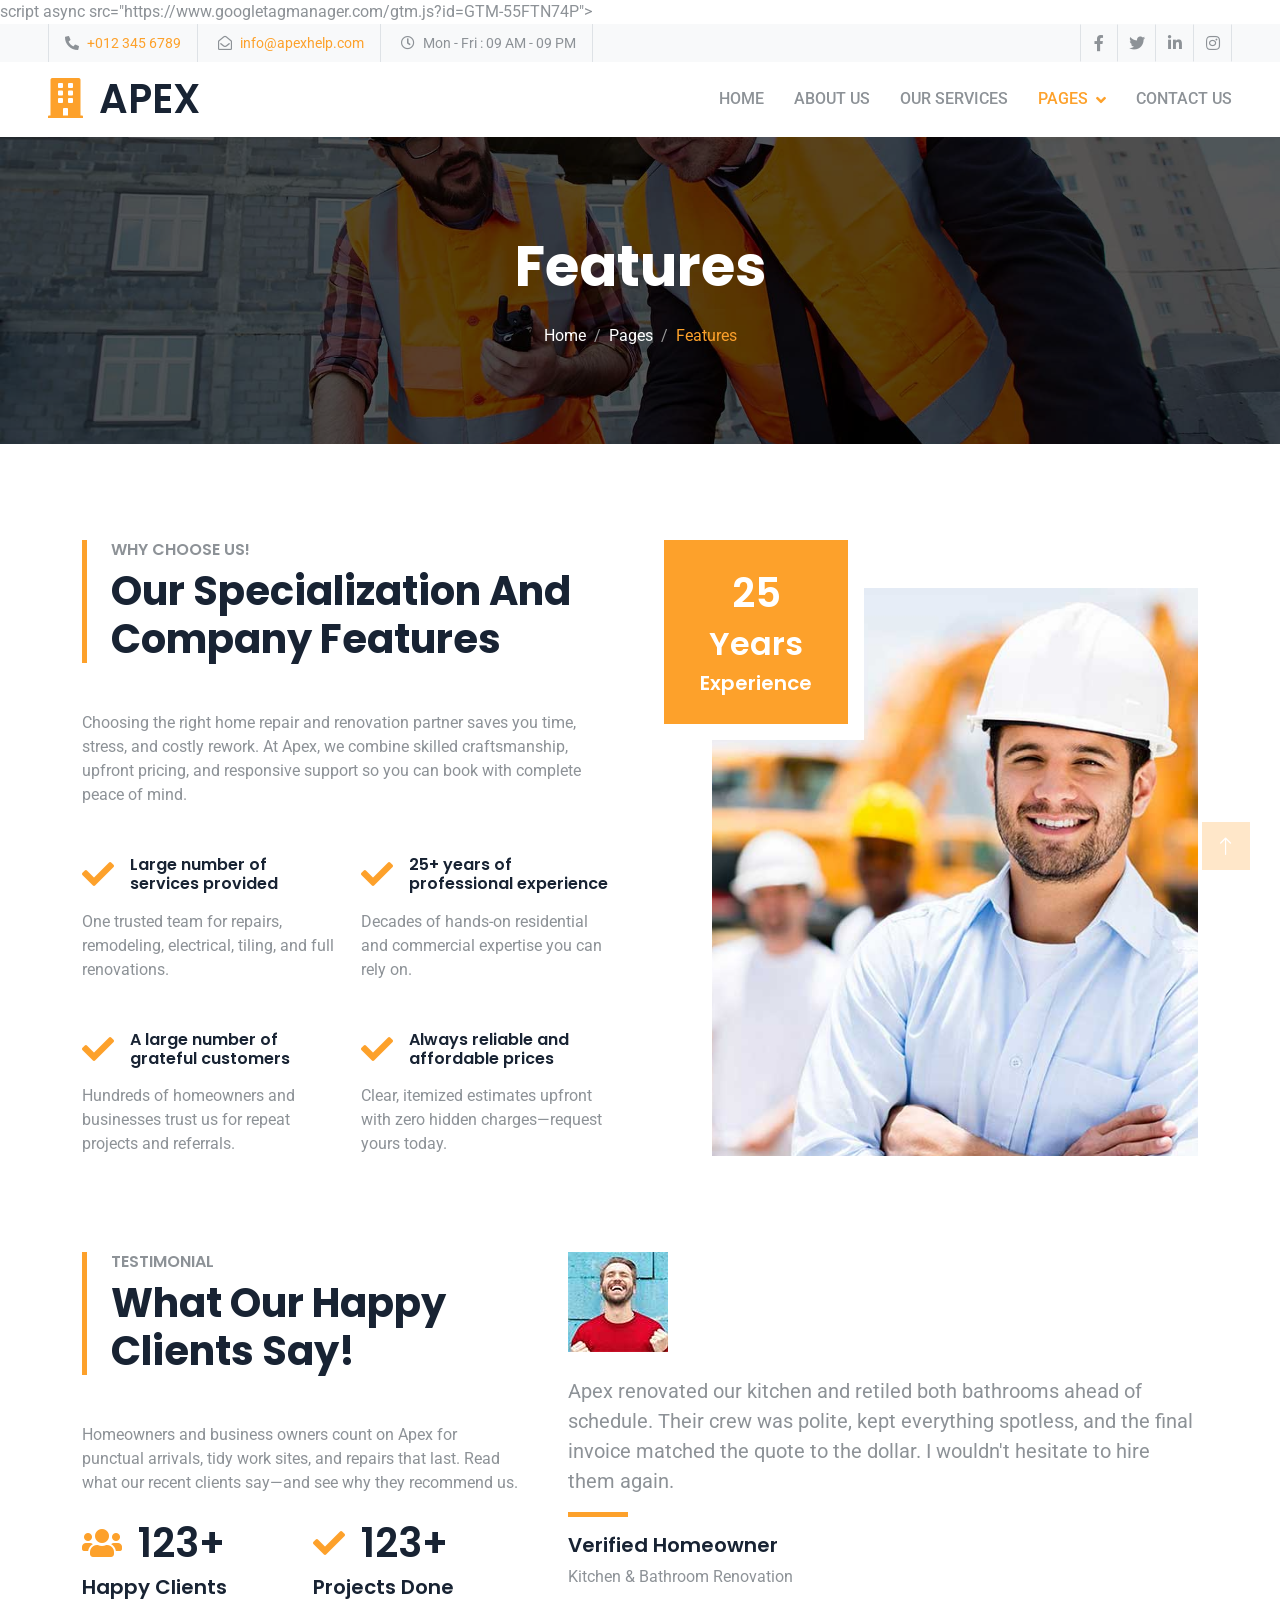
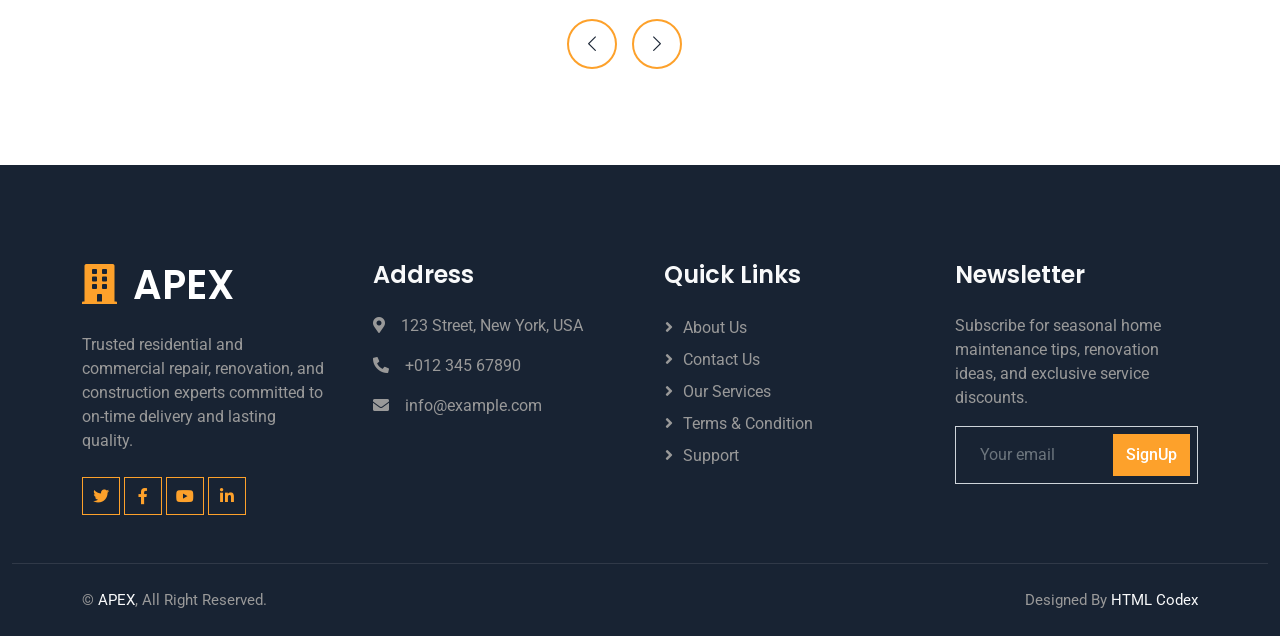
<file: feature.html>
<!DOCTYPE html>

<html lang="en">
<head>
<meta charset="utf-8"/>
<title>Apex - Home Repair Website Template</title>
<meta content="width=device-width, initial-scale=1.0" name="viewport"/>
<meta content="" name="keywords"/>
<meta content="" name="description"/>
<!-- Favicon -->
<link href="img/favicon.svg" rel="icon" type="image/svg+xml"/>
<link href="img/favicon.png" rel="icon" sizes="32x32" type="image/png"/>
<link href="img/favicon.ico" rel="shortcut icon"/>
<link href="img/apple-touch-icon.png" rel="apple-touch-icon"/>
<!-- Google Web Fonts -->
<link href="https://fonts.googleapis.com" rel="preconnect"/>
<link crossorigin="" href="https://fonts.gstatic.com" rel="preconnect"/>
<link href="https://fonts.googleapis.com/css2?family=Roboto:wght@400;500&amp;family=Poppins:wght@600;700&amp;display=swap" rel="stylesheet"/>
<!-- Icon Font Stylesheet -->
<link href="https://cdnjs.cloudflare.com/ajax/libs/font-awesome/5.10.0/css/all.min.css" rel="stylesheet"/>
<link href="https://cdn.jsdelivr.net/npm/bootstrap-icons@1.4.1/font/bootstrap-icons.css" rel="stylesheet"/>
<!-- Libraries Stylesheet -->
<link href="lib/animate/animate.min.css" rel="stylesheet"/>
<link href="lib/owlcarousel/assets/owl.carousel.min.css" rel="stylesheet"/>
<!-- Customized Bootstrap Stylesheet -->
<link href="css/bootstrap.min.css" rel="stylesheet"/>
<!-- Template Stylesheet -->
<link href="css/style.css" rel="stylesheet"/>

script async src="https://www.googletagmanager.com/gtm.js?id=GTM-55FTN74P"></script>
<script>
  window.dataLayer = window.dataLayer || [];
  function gtag(){dataLayer.push(arguments);}
  gtag('js', new Date());
</script>




</head>
<body>
<!-- Spinner Start -->
<div class="show bg-white position-fixed translate-middle w-100 vh-100 top-50 start-50 d-flex align-items-center justify-content-center" id="spinner">
<div class="spinner-grow text-primary" role="status"></div>
</div>
<!-- Spinner End -->
<!-- Topbar Start -->
<div class="container-fluid bg-light p-0">
<div class="row gx-0 d-none d-lg-flex">
<div class="col-lg-7 px-5 text-start">
<div class="h-100 d-inline-flex align-items-center border-start border-end px-3">
<small class="fa fa-phone-alt me-2"></small>
<small><a href="#">+012 345 6789</a></small>
</div>
<div class="h-100 d-inline-flex align-items-center border-end px-3">
<small class="far fa-envelope-open me-2"></small>
<small><a href="#">info@apexhelp.com</a></small>
</div>
<div class="h-100 d-inline-flex align-items-center border-end px-3">
<small class="far fa-clock me-2"></small>
<small>Mon - Fri : 09 AM - 09 PM</small>
</div>
</div>
<div class="col-lg-5 px-5 text-end">
<div class="h-100 d-inline-flex align-items-center">
<a aria-label="Facebook" class="btn btn-square border-end border-start" href="https://www.facebook.com/" rel="noopener noreferrer" target="_blank"><i class="fab fa-facebook-f"></i></a>
<a aria-label="Twitter" class="btn btn-square border-end" href="https://twitter.com/" rel="noopener noreferrer" target="_blank"><i class="fab fa-twitter"></i></a>
<a aria-label="LinkedIn" class="btn btn-square border-end" href="https://www.linkedin.com/" rel="noopener noreferrer" target="_blank"><i class="fab fa-linkedin-in"></i></a>
<a aria-label="Instagram" class="btn btn-square border-end" href="https://www.instagram.com/" rel="noopener noreferrer" target="_blank"><i class="fab fa-instagram"></i></a>
</div>
</div>
</div>
</div>
<!-- Topbar End -->
<!-- Navbar Start -->
<nav class="navbar navbar-expand-lg bg-white navbar-light sticky-top px-4 px-lg-5 py-lg-0">
<a class="navbar-brand d-flex align-items-center" href="index.html">
<h1 class="m-0"><i class="fa fa-building text-primary me-3"></i>APEX</h1>
</a>
<button class="navbar-toggler" data-bs-target="#navbarCollapse" data-bs-toggle="collapse" type="button">
<span class="navbar-toggler-icon"></span>
</button>
<div class="collapse navbar-collapse" id="navbarCollapse">
<div class="navbar-nav ms-auto py-3 py-lg-0">
<a class="nav-item nav-link" href="index.html">Home</a>
<a class="nav-item nav-link" href="about.html">About Us</a>
<a class="nav-item nav-link" href="service.html">Our Services</a>
<div class="nav-item dropdown">
<a class="nav-link dropdown-toggle active" data-bs-toggle="dropdown" href="#">Pages</a>
<div class="dropdown-menu bg-light m-0">
<a class="dropdown-item active" href="feature.html">Features</a>
<a class="dropdown-item" href="appointment.html">Appointment</a>
<a class="dropdown-item" href="team.html">Our Team</a>
<a class="dropdown-item" href="testimonial.html">Testimonial</a>
<a class="dropdown-item" href="404.html">404 Page</a>
</div>
</div>
<a class="nav-item nav-link" href="contact.html">Contact Us</a>
</div>
</div>
</nav>
<!-- Navbar End -->
<!-- Page Header Start -->
<div class="container-fluid page-header py-5 mb-5 wow fadeIn" data-wow-delay="0.1s">
<div class="container text-center py-5">
<h1 class="display-4 text-white animated slideInDown mb-4">Features</h1>
<nav aria-label="breadcrumb animated slideInDown">
<ol class="breadcrumb justify-content-center mb-0">
<li class="breadcrumb-item"><a class="text-white" href="index.html">Home</a></li>
<li class="breadcrumb-item"><a class="text-white" href="service.html">Pages</a></li>
<li aria-current="page" class="breadcrumb-item text-primary active">Features</li>
</ol>
</nav>
</div>
</div>
<!-- Page Header End -->
<!-- Features Start -->
<div class="container-xxl py-5">
<div class="container">
<div class="row g-5">
<div class="col-lg-6 wow fadeInUp" data-wow-delay="0.1s">
<div class="border-start border-5 border-primary ps-4 mb-5">
<h6 class="text-body text-uppercase mb-2">Why Choose Us!</h6>
<h1 class="display-6 mb-0">Our Specialization And Company Features</h1>
</div>
<p class="mb-5">Choosing the right home repair and renovation partner saves you time, stress, and costly rework. At Apex, we combine skilled craftsmanship, upfront pricing, and responsive support so you can book with complete peace of mind.</p>
<div class="row gy-5 gx-4">
<div class="col-sm-6 wow fadeIn" data-wow-delay="0.1s">
<div class="d-flex align-items-center mb-3">
<i class="fa fa-check fa-2x text-primary flex-shrink-0 me-3"></i>
<h6 class="mb-0">Large number of services provided</h6>
</div>
<span>One trusted team for repairs, remodeling, electrical, tiling, and full renovations.</span>
</div>
<div class="col-sm-6 wow fadeIn" data-wow-delay="0.2s">
<div class="d-flex align-items-center mb-3">
<i class="fa fa-check fa-2x text-primary flex-shrink-0 me-3"></i>
<h6 class="mb-0">25+ years of professional experience</h6>
</div>
<span>Decades of hands-on residential and commercial expertise you can rely on.</span>
</div>
<div class="col-sm-6 wow fadeIn" data-wow-delay="0.3s">
<div class="d-flex align-items-center mb-3">
<i class="fa fa-check fa-2x text-primary flex-shrink-0 me-3"></i>
<h6 class="mb-0">A large number of grateful customers</h6>
</div>
<span>Hundreds of homeowners and businesses trust us for repeat projects and referrals.</span>
</div>
<div class="col-sm-6 wow fadeIn" data-wow-delay="0.4s">
<div class="d-flex align-items-center mb-3">
<i class="fa fa-check fa-2x text-primary flex-shrink-0 me-3"></i>
<h6 class="mb-0">Always reliable and affordable prices</h6>
</div>
<span>Clear, itemized estimates upfront with zero hidden charges—request yours today.</span>
</div>
</div>
</div>
<div class="col-lg-6 wow fadeInUp" data-wow-delay="0.5s">
<div class="position-relative overflow-hidden ps-5 pt-5 h-100" style="min-height: 400px;">
<img alt="" class="position-absolute w-100 h-100" src="img/feature.jpg" style="object-fit: cover;"/>
<div class="position-absolute top-0 start-0 bg-white pe-3 pb-3" style="width: 200px; height: 200px;">
<div class="d-flex flex-column justify-content-center text-center bg-primary h-100 p-3">
<h1 class="text-white">25</h1>
<h2 class="text-white">Years</h2>
<h5 class="text-white mb-0">Experience</h5>
</div>
</div>
</div>
</div>
</div>
</div>
</div>
<!-- Features End -->
<!-- Testimonial Start -->
<div class="container-xxl py-5">
<div class="container">
<div class="row g-5">
<div class="col-lg-5 wow fadeInUp" data-wow-delay="0.1s">
<div class="border-start border-5 border-primary ps-4 mb-5">
<h6 class="text-body text-uppercase mb-2">Testimonial</h6>
<h1 class="display-6 mb-0">What Our Happy Clients Say!</h1>
</div>
<p class="mb-4">Homeowners and business owners count on Apex for punctual arrivals, tidy work sites, and repairs that last. Read what our recent clients say—and see why they recommend us.</p>
<div class="row g-4">
<div class="col-sm-6">
<div class="d-flex align-items-center mb-2">
<i class="fa fa-users fa-2x text-primary flex-shrink-0"></i>
<h1 class="ms-3 mb-0">123+</h1>
</div>
<h5 class="mb-0">Happy Clients</h5>
</div>
<div class="col-sm-6">
<div class="d-flex align-items-center mb-2">
<i class="fa fa-check fa-2x text-primary flex-shrink-0"></i>
<h1 class="ms-3 mb-0">123+</h1>
</div>
<h5 class="mb-0">Projects Done</h5>
</div>
</div>
</div>
<div class="col-lg-7 wow fadeInUp" data-wow-delay="0.5s">
<div class="owl-carousel testimonial-carousel">
<div class="testimonial-item">
<img alt="" class="img-fluid mb-4" src="img/testimonial-1.jpg"/>
<p class="fs-5">Apex renovated our kitchen and retiled both bathrooms ahead of schedule. Their crew was polite, kept everything spotless, and the final invoice matched the quote to the dollar. I wouldn't hesitate to hire them again.</p>
<div class="bg-primary mb-3" style="width: 60px; height: 5px"></div>
<h5>Verified Homeowner</h5>
<span>Kitchen &amp; Bathroom Renovation</span>
</div>
<div class="testimonial-item">
<img alt="" class="img-fluid mb-4" src="img/testimonial-2.jpg"/>
<p class="fs-5">We called Apex for urgent electrical rewiring and full office painting. They inspected the same day, explained every step clearly, and delivered outstanding quality. Book them if you want the job done right the first time.</p>
<div class="bg-primary mb-3" style="width: 60px; height: 5px"></div>
<h5>Commercial Property Manager</h5>
<span>Office Remodeling &amp; Wiring</span>
</div>
</div>
</div>
</div>
</div>
</div>
<!-- Testimonial End -->
<!-- Footer Start -->
<div class="container-fluid bg-dark footer mt-5 pt-5 wow fadeIn" data-wow-delay="0.1s">
<div class="container py-5">
<div class="row g-5">
<div class="col-lg-3 col-md-6">
<h1 class="text-white mb-4"><i class="fa fa-building text-primary me-3"></i>APEX</h1>
<p>Trusted residential and commercial repair, renovation, and construction experts committed to on-time delivery and lasting quality.</p>
<div class="d-flex pt-2">
<a aria-label="Twitter" class="btn btn-square btn-outline-primary me-1" href="https://twitter.com/" rel="noopener noreferrer" target="_blank"><i class="fab fa-twitter"></i></a>
<a aria-label="Facebook" class="btn btn-square btn-outline-primary me-1" href="https://www.facebook.com/" rel="noopener noreferrer" target="_blank"><i class="fab fa-facebook-f"></i></a>
<a aria-label="YouTube" class="btn btn-square btn-outline-primary me-1" href="https://www.youtube.com/" rel="noopener noreferrer" target="_blank"><i class="fab fa-youtube"></i></a>
<a aria-label="LinkedIn" class="btn btn-square btn-outline-primary me-0" href="https://www.linkedin.com/" rel="noopener noreferrer" target="_blank"><i class="fab fa-linkedin-in"></i></a>
</div>
</div>
<div class="col-lg-3 col-md-6">
<h4 class="text-light mb-4">Address</h4>
<p><i class="fa fa-map-marker-alt me-3"></i>123 Street, New York, USA</p>
<p><i class="fa fa-phone-alt me-3"></i>+012 345 67890</p>
<p><i class="fa fa-envelope me-3"></i>info@example.com</p>
</div>
<div class="col-lg-3 col-md-6">
<h4 class="text-light mb-4">Quick Links</h4>
<a class="btn btn-link" href="about.html">About Us</a>
<a class="btn btn-link" href="contact.html">Contact Us</a>
<a class="btn btn-link" href="service.html">Our Services</a>
<a class="btn btn-link" href="about.html">Terms &amp; Condition</a>
<a class="btn btn-link" href="contact.html">Support</a>
</div>
<div class="col-lg-3 col-md-6">
<h4 class="text-light mb-4">Newsletter</h4>
<p>Subscribe for seasonal home maintenance tips, renovation ideas, and exclusive service discounts.</p>
<div class="position-relative mx-auto" style="max-width: 400px;">
<input class="form-control bg-transparent w-100 py-3 ps-4 pe-5" placeholder="Your email" type="text"/>
<button class="btn btn-primary py-2 position-absolute top-0 end-0 mt-2 me-2 newsletter-btn" type="button">SignUp</button>
</div>
<small class="newsletter-thank-you text-success d-none d-block mt-2">Thank you for subscribing to our updates!</small></div>
</div>
</div>
<div class="container-fluid copyright">
<div class="container">
<div class="row">
<div class="col-md-6 text-center text-md-start mb-3 mb-md-0">
                        © <a href="index.html">APEX</a>, All Right Reserved.
                    </div>
<div class="col-md-6 text-center text-md-end">
<!--/*** This template is free as long as you keep the footer author’s credit link/attribution link/backlink. If you'd like to use the template without the footer author’s credit link/attribution link/backlink, you can purchase the Credit Removal License from "https://htmlcodex.com/credit-removal". Thank you for your support. ***/-->
                        Designed By <a href="https://htmlcodex.com">HTML Codex</a>
</div>
</div>
</div>
</div>
</div>
<!-- Footer End -->
<!-- Back to Top -->
<a class="btn btn-lg btn-primary btn-lg-square back-to-top" href="#"><i class="bi bi-arrow-up"></i></a>
<!-- JavaScript Libraries -->
<script src="https://code.jquery.com/jquery-3.4.1.min.js"></script>
<script src="https://cdn.jsdelivr.net/npm/bootstrap@5.0.0/dist/js/bootstrap.bundle.min.js"></script>
<script src="lib/wow/wow.min.js"></script>
<script src="lib/easing/easing.min.js"></script>
<script src="lib/waypoints/waypoints.min.js"></script>
<script src="lib/owlcarousel/owl.carousel.min.js"></script>
<!-- Template Javascript -->
<script src="js/main.js"></script>
</body>
</html>
</file>
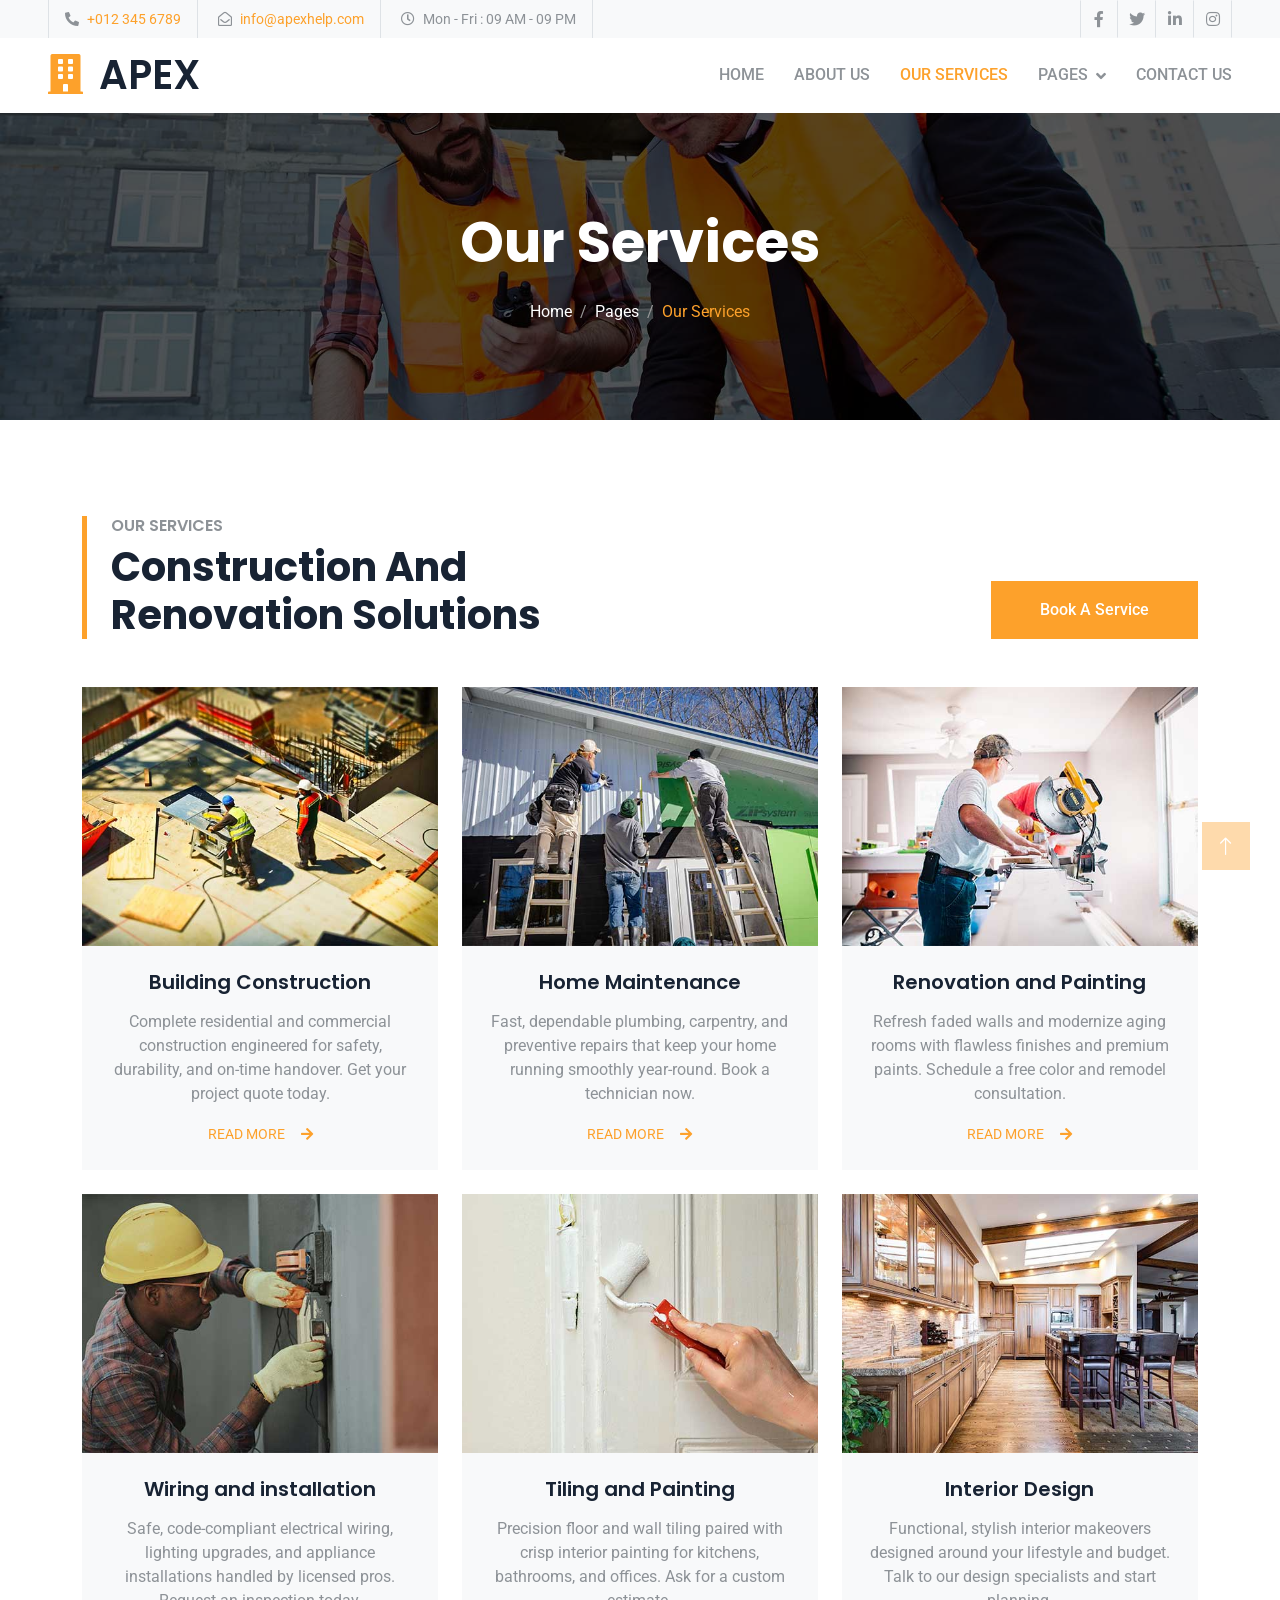
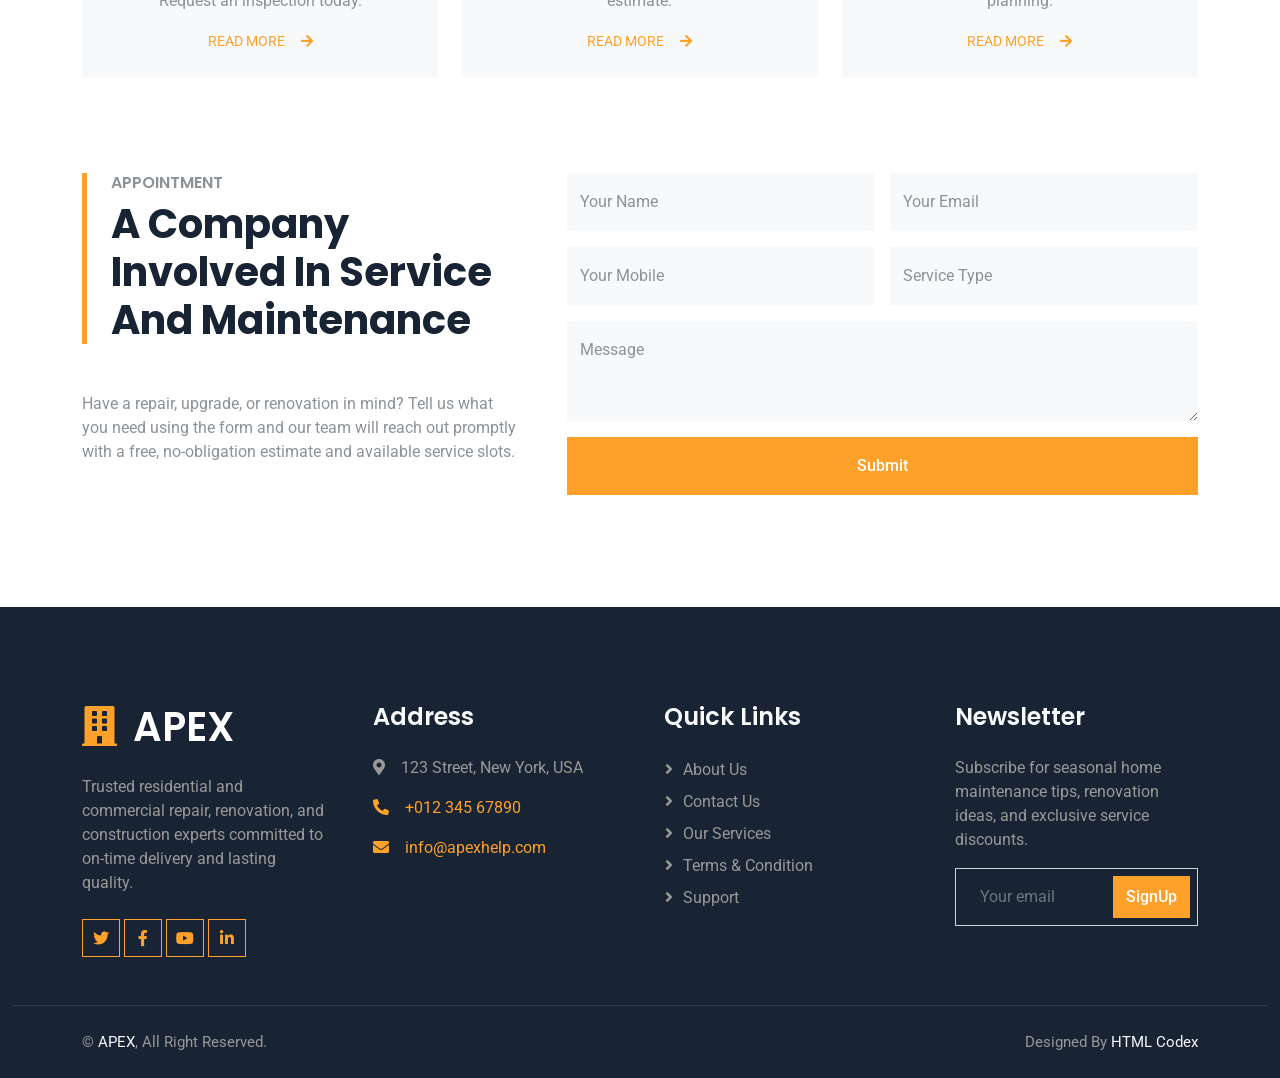
<file: service.html>
<!DOCTYPE html>

<html lang="en">
<head>
<meta charset="utf-8"/>
<title>Apex - Home Repair Website Template</title>
<meta content="width=device-width, initial-scale=1.0" name="viewport"/>
<meta content="" name="keywords"/>
<meta content="" name="description"/>
<!-- Favicon -->
<link href="img/favicon.svg" rel="icon" type="image/svg+xml"/>
<link href="img/favicon.png" rel="icon" sizes="32x32" type="image/png"/>
<link href="img/favicon.ico" rel="shortcut icon"/>
<link href="img/apple-touch-icon.png" rel="apple-touch-icon"/>
<!-- Google Web Fonts -->
<link href="https://fonts.googleapis.com" rel="preconnect"/>
<link crossorigin="" href="https://fonts.gstatic.com" rel="preconnect"/>
<link href="https://fonts.googleapis.com/css2?family=Roboto:wght@400;500&amp;family=Poppins:wght@600;700&amp;display=swap" rel="stylesheet"/>
<!-- Icon Font Stylesheet -->
<link href="https://cdnjs.cloudflare.com/ajax/libs/font-awesome/5.10.0/css/all.min.css" rel="stylesheet"/>
<link href="https://cdn.jsdelivr.net/npm/bootstrap-icons@1.4.1/font/bootstrap-icons.css" rel="stylesheet"/>
<!-- Libraries Stylesheet -->
<link href="lib/animate/animate.min.css" rel="stylesheet"/>
<link href="lib/owlcarousel/assets/owl.carousel.min.css" rel="stylesheet"/>
<!-- Customized Bootstrap Stylesheet -->
<link href="css/bootstrap.min.css" rel="stylesheet"/>
<!-- Template Stylesheet -->
<link href="css/style.css" rel="stylesheet"/>
<script async src="https://www.googletagmanager.com/gtm.js?id=GTM-55FTN74P"></script>
<script>
  window.dataLayer = window.dataLayer || [];
  function gtag(){dataLayer.push(arguments);}
  gtag('js', new Date());
</script>



</head>
<body>
<!-- Spinner Start -->
<div class="show bg-white position-fixed translate-middle w-100 vh-100 top-50 start-50 d-flex align-items-center justify-content-center" id="spinner">
<div class="spinner-grow text-primary" role="status"></div>
</div>
<!-- Spinner End -->
<!-- Topbar Start -->
<div class="container-fluid bg-light p-0">
<div class="row gx-0 d-none d-lg-flex">
<div class="col-lg-7 px-5 text-start">
<div class="h-100 d-inline-flex align-items-center border-start border-end px-3">
<small class="fa fa-phone-alt me-2"></small>
<small><a href="#">+012 345 6789</a></small>
</div>
<div class="h-100 d-inline-flex align-items-center border-end px-3">
<small class="far fa-envelope-open me-2"></small>
<small><a href="#">info@apexhelp.com</a></small>
</div>
<div class="h-100 d-inline-flex align-items-center border-end px-3">
<small class="far fa-clock me-2"></small>
<small>Mon - Fri : 09 AM - 09 PM</small>
</div>
</div>
<div class="col-lg-5 px-5 text-end">
<div class="h-100 d-inline-flex align-items-center">
<a aria-label="Facebook" class="btn btn-square border-end border-start" href="https://www.facebook.com/" rel="noopener noreferrer" target="_blank"><i class="fab fa-facebook-f"></i></a>
<a aria-label="Twitter" class="btn btn-square border-end" href="https://twitter.com/" rel="noopener noreferrer" target="_blank"><i class="fab fa-twitter"></i></a>
<a aria-label="LinkedIn" class="btn btn-square border-end" href="https://www.linkedin.com/" rel="noopener noreferrer" target="_blank"><i class="fab fa-linkedin-in"></i></a>
<a aria-label="Instagram" class="btn btn-square border-end" href="https://www.instagram.com/" rel="noopener noreferrer" target="_blank"><i class="fab fa-instagram"></i></a>
</div>
</div>
</div>
</div>
<!-- Topbar End -->
<!-- Navbar Start -->
<nav class="navbar navbar-expand-lg bg-white navbar-light sticky-top px-4 px-lg-5 py-lg-0">
<a class="navbar-brand d-flex align-items-center" href="index.html">
<h1 class="m-0"><i class="fa fa-building text-primary me-3"></i>APEX</h1>
</a>
<button class="navbar-toggler" data-bs-target="#navbarCollapse" data-bs-toggle="collapse" type="button">
<span class="navbar-toggler-icon"></span>
</button>
<div class="collapse navbar-collapse" id="navbarCollapse">
<div class="navbar-nav ms-auto py-3 py-lg-0">
<a class="nav-item nav-link" href="index.html">Home</a>
<a class="nav-item nav-link" href="about.html">About Us</a>
<a class="nav-item nav-link active" href="service.html">Our Services</a>
<div class="nav-item dropdown">
<a class="nav-link dropdown-toggle" data-bs-toggle="dropdown" href="#">Pages</a>
<div class="dropdown-menu bg-light m-0">
<a class="dropdown-item" href="feature.html">Features</a>
<a class="dropdown-item" href="appointment.html">Appointment</a>
<a class="dropdown-item" href="team.html">Our Team</a>
<a class="dropdown-item" href="testimonial.html">Testimonial</a>
<a class="dropdown-item" href="404.html">404 Page</a>
</div>
</div>
<a class="nav-item nav-link" href="contact.html">Contact Us</a>
</div>
</div>
</nav>
<!-- Navbar End -->
<!-- Page Header Start -->
<div class="container-fluid page-header py-5 mb-5 wow fadeIn" data-wow-delay="0.1s">
<div class="container text-center py-5">
<h1 class="display-4 text-white animated slideInDown mb-4">Our Services</h1>
<nav aria-label="breadcrumb animated slideInDown">
<ol class="breadcrumb justify-content-center mb-0">
<li class="breadcrumb-item"><a class="text-white" href="index.html">Home</a></li>
<li class="breadcrumb-item"><a class="text-white" href="service.html">Pages</a></li>
<li aria-current="page" class="breadcrumb-item text-primary active">Our Services</li>
</ol>
</nav>
</div>
</div>
<!-- Page Header End -->
<!-- Service Start -->
<div class="container-xxl py-5">
<div class="container">
<div class="row g-5 align-items-end mb-5">
<div class="col-lg-6 wow fadeInUp" data-wow-delay="0.1s">
<div class="border-start border-5 border-primary ps-4">
<h6 class="text-body text-uppercase mb-2">Our Services</h6>
<h1 class="display-6 mb-0">Construction And Renovation Solutions</h1>
</div>
</div>
<div class="col-lg-6 text-lg-end wow fadeInUp" data-wow-delay="0.3s">
<a class="btn btn-primary py-3 px-5" href="appointment.html">Book A Service</a>
</div>
</div>
<div class="row g-4 justify-content-center">
<div class="col-lg-4 col-md-6 wow fadeInUp" data-wow-delay="0.1s">
<div class="service-item bg-light overflow-hidden h-100">
<img alt="" class="img-fluid" src="img/service-1.jpg"/>
<div class="service-text position-relative text-center h-100 p-4">
<h5 class="mb-3">Building Construction</h5>
<p>Complete residential and commercial construction engineered for safety, durability, and on-time handover. Get your project quote today.</p>
<a class="small" href="appointment.html">READ MORE<i class="fa fa-arrow-right ms-3"></i></a>
</div>
</div>
</div>
<div class="col-lg-4 col-md-6 wow fadeInUp" data-wow-delay="0.3s">
<div class="service-item bg-light overflow-hidden h-100">
<img alt="" class="img-fluid" src="img/service-2.jpg"/>
<div class="service-text position-relative text-center h-100 p-4">
<h5 class="mb-3">Home Maintenance</h5>
<p>Fast, dependable plumbing, carpentry, and preventive repairs that keep your home running smoothly year-round. Book a technician now.</p>
<a class="small" href="appointment.html">READ MORE<i class="fa fa-arrow-right ms-3"></i></a>
</div>
</div>
</div>
<div class="col-lg-4 col-md-6 wow fadeInUp" data-wow-delay="0.5s">
<div class="service-item bg-light overflow-hidden h-100">
<img alt="" class="img-fluid" src="img/service-3.jpg"/>
<div class="service-text position-relative text-center h-100 p-4">
<h5 class="mb-3">Renovation and Painting</h5>
<p>Refresh faded walls and modernize aging rooms with flawless finishes and premium paints. Schedule a free color and remodel consultation.</p>
<a class="small" href="appointment.html">READ MORE<i class="fa fa-arrow-right ms-3"></i></a>
</div>
</div>
</div>
<div class="col-lg-4 col-md-6 wow fadeInUp" data-wow-delay="0.1s">
<div class="service-item bg-light overflow-hidden h-100">
<img alt="" class="img-fluid" src="img/service-4.jpg"/>
<div class="service-text position-relative text-center h-100 p-4">
<h5 class="mb-3">Wiring and installation</h5>
<p>Safe, code-compliant electrical wiring, lighting upgrades, and appliance installations handled by licensed pros. Request an inspection today.</p>
<a class="small" href="appointment.html">READ MORE<i class="fa fa-arrow-right ms-3"></i></a>
</div>
</div>
</div>
<div class="col-lg-4 col-md-6 wow fadeInUp" data-wow-delay="0.3s">
<div class="service-item bg-light overflow-hidden h-100">
<img alt="" class="img-fluid" src="img/service-5.jpg"/>
<div class="service-text position-relative text-center h-100 p-4">
<h5 class="mb-3">Tiling and Painting</h5>
<p>Precision floor and wall tiling paired with crisp interior painting for kitchens, bathrooms, and offices. Ask for a custom estimate.</p>
<a class="small" href="appointment.html">READ MORE<i class="fa fa-arrow-right ms-3"></i></a>
</div>
</div>
</div>
<div class="col-lg-4 col-md-6 wow fadeInUp" data-wow-delay="0.5s">
<div class="service-item bg-light overflow-hidden h-100">
<img alt="" class="img-fluid" src="img/service-6.jpg"/>
<div class="service-text position-relative text-center h-100 p-4">
<h5 class="mb-3">Interior Design</h5>
<p>Functional, stylish interior makeovers designed around your lifestyle and budget. Talk to our design specialists and start planning.</p>
<a class="small" href="appointment.html">READ MORE<i class="fa fa-arrow-right ms-3"></i></a>
</div>
</div>
</div>
</div>
</div>
</div>
<!-- Service End -->
<!-- Appointment Start -->
<div class="container-xxl py-5">
<div class="container">
<div class="row g-5">
<div class="col-lg-5 col-md-6 wow fadeInUp" data-wow-delay="0.1s">
<div class="border-start border-5 border-primary ps-4 mb-5">
<h6 class="text-body text-uppercase mb-2">Appointment</h6>
<h1 class="display-6 mb-0">A Company Involved In Service And Maintenance</h1>
</div>
<p class="mb-0">Have a repair, upgrade, or renovation in mind? Tell us what you need using the form and our team will reach out promptly with a free, no-obligation estimate and available service slots.</p>
</div>
<div class="col-lg-7 col-md-6 wow fadeInUp" data-wow-delay="0.5s">
<form class="appointment-form">
<div class="row g-3">
<div class="col-sm-6">
<div class="form-floating">
<input class="form-control bg-light border-0" id="gname" placeholder="Your Name" required="required" type="text"/>
<label for="gname">Your Name</label>
</div>
</div>
<div class="col-sm-6">
<div class="form-floating">
<input class="form-control bg-light border-0" id="gmail" placeholder="Your Email" required="required" type="email"/>
<label for="gmail">Your Email</label>
</div>
</div>
<div class="col-sm-6">
<div class="form-floating">
<input class="form-control bg-light border-0" id="cname" placeholder="Your Mobile" required="required" type="text"/>
<label for="cname">Your Mobile</label>
</div>
</div>
<div class="col-sm-6">
<div class="form-floating">
<input class="form-control bg-light border-0" id="cage" placeholder="Service Type" required="required" type="text"/>
<label for="cage">Service Type</label>
</div>
</div>
<div class="col-12">
<div class="form-floating">
<textarea class="form-control bg-light border-0" id="message" placeholder="Tell us about your project" style="height: 100px"></textarea>
<label for="message">Message</label>
</div>
</div>
<div class="col-12">
<button class="btn btn-primary w-100 py-3" type="submit">Submit</button>
</div>
<div class="col-12"><div class="thank-you-message alert alert-success d-none mb-0" role="alert"><i class="fa fa-check-circle me-2"></i><strong>Thank You!</strong> Your appointment request has been submitted successfully. Our team will contact you shortly.</div></div></div>
</form>
</div>
</div>
</div>
</div>
<!-- Appointment End -->
<!-- Footer Start -->
<div class="container-fluid bg-dark footer mt-5 pt-5 wow fadeIn" data-wow-delay="0.1s">
<div class="container py-5">
<div class="row g-5">
<div class="col-lg-3 col-md-6">
<h1 class="text-white mb-4"><i class="fa fa-building text-primary me-3"></i>APEX</h1>
<p>Trusted residential and commercial repair, renovation, and construction experts committed to on-time delivery and lasting quality.</p>
<div class="d-flex pt-2">
<a aria-label="Twitter" class="btn btn-square btn-outline-primary me-1" href="https://twitter.com/" rel="noopener noreferrer" target="_blank"><i class="fab fa-twitter"></i></a>
<a aria-label="Facebook" class="btn btn-square btn-outline-primary me-1" href="https://www.facebook.com/" rel="noopener noreferrer" target="_blank"><i class="fab fa-facebook-f"></i></a>
<a aria-label="YouTube" class="btn btn-square btn-outline-primary me-1" href="https://www.youtube.com/" rel="noopener noreferrer" target="_blank"><i class="fab fa-youtube"></i></a>
<a aria-label="LinkedIn" class="btn btn-square btn-outline-primary me-0" href="https://www.linkedin.com/" rel="noopener noreferrer" target="_blank"><i class="fab fa-linkedin-in"></i></a>
</div>
</div>
<div class="col-lg-3 col-md-6">
<h4 class="text-light mb-4">Address</h4>
<p><i class="fa fa-map-marker-alt me-3"></i>123 Street, New York, USA</p>
<p><a href="#"><i class="fa fa-phone-alt me-3"></i>+012 345 67890</a></p>
<p><a href="#"><i class="fa fa-envelope me-3"></i>info@apexhelp.com</a></p>
</div>
<div class="col-lg-3 col-md-6">
<h4 class="text-light mb-4">Quick Links</h4>
<a class="btn btn-link" href="about.html">About Us</a>
<a class="btn btn-link" href="contact.html">Contact Us</a>
<a class="btn btn-link" href="service.html">Our Services</a>
<a class="btn btn-link" href="about.html">Terms &amp; Condition</a>
<a class="btn btn-link" href="contact.html">Support</a>
</div>
<div class="col-lg-3 col-md-6">
<h4 class="text-light mb-4">Newsletter</h4>
<p>Subscribe for seasonal home maintenance tips, renovation ideas, and exclusive service discounts.</p>
<div class="position-relative mx-auto" style="max-width: 400px;">
<input class="form-control bg-transparent w-100 py-3 ps-4 pe-5" placeholder="Your email" type="text"/>
<button class="btn btn-primary py-2 position-absolute top-0 end-0 mt-2 me-2 newsletter-btn" type="button">SignUp</button>
</div>
<small class="newsletter-thank-you text-success d-none d-block mt-2">Thank you for subscribing to our updates!</small></div>
</div>
</div>
<div class="container-fluid copyright">
<div class="container">
<div class="row">
<div class="col-md-6 text-center text-md-start mb-3 mb-md-0">
                        © <a href="index.html">APEX</a>, All Right Reserved.
                    </div>
<div class="col-md-6 text-center text-md-end">
<!--/*** This template is free as long as you keep the footer author’s credit link/attribution link/backlink. If you'd like to use the template without the footer author’s credit link/attribution link/backlink, you can purchase the Credit Removal License from "https://htmlcodex.com/credit-removal". Thank you for your support. ***/-->
                        Designed By <a href="https://htmlcodex.com">HTML Codex</a>
</div>
</div>
</div>
</div>
</div>
<!-- Footer End -->
<!-- Back to Top -->
<a class="btn btn-lg btn-primary btn-lg-square back-to-top" href="#"><i class="bi bi-arrow-up"></i></a>
<!-- JavaScript Libraries -->
<script src="https://code.jquery.com/jquery-3.4.1.min.js"></script>
<script src="https://cdn.jsdelivr.net/npm/bootstrap@5.0.0/dist/js/bootstrap.bundle.min.js"></script>
<script src="lib/wow/wow.min.js"></script>
<script src="lib/easing/easing.min.js"></script>
<script src="lib/waypoints/waypoints.min.js"></script>
<script src="lib/owlcarousel/owl.carousel.min.js"></script>
<!-- Template Javascript -->
<script src="js/main.js"></script>
</body>
</html>
</file>
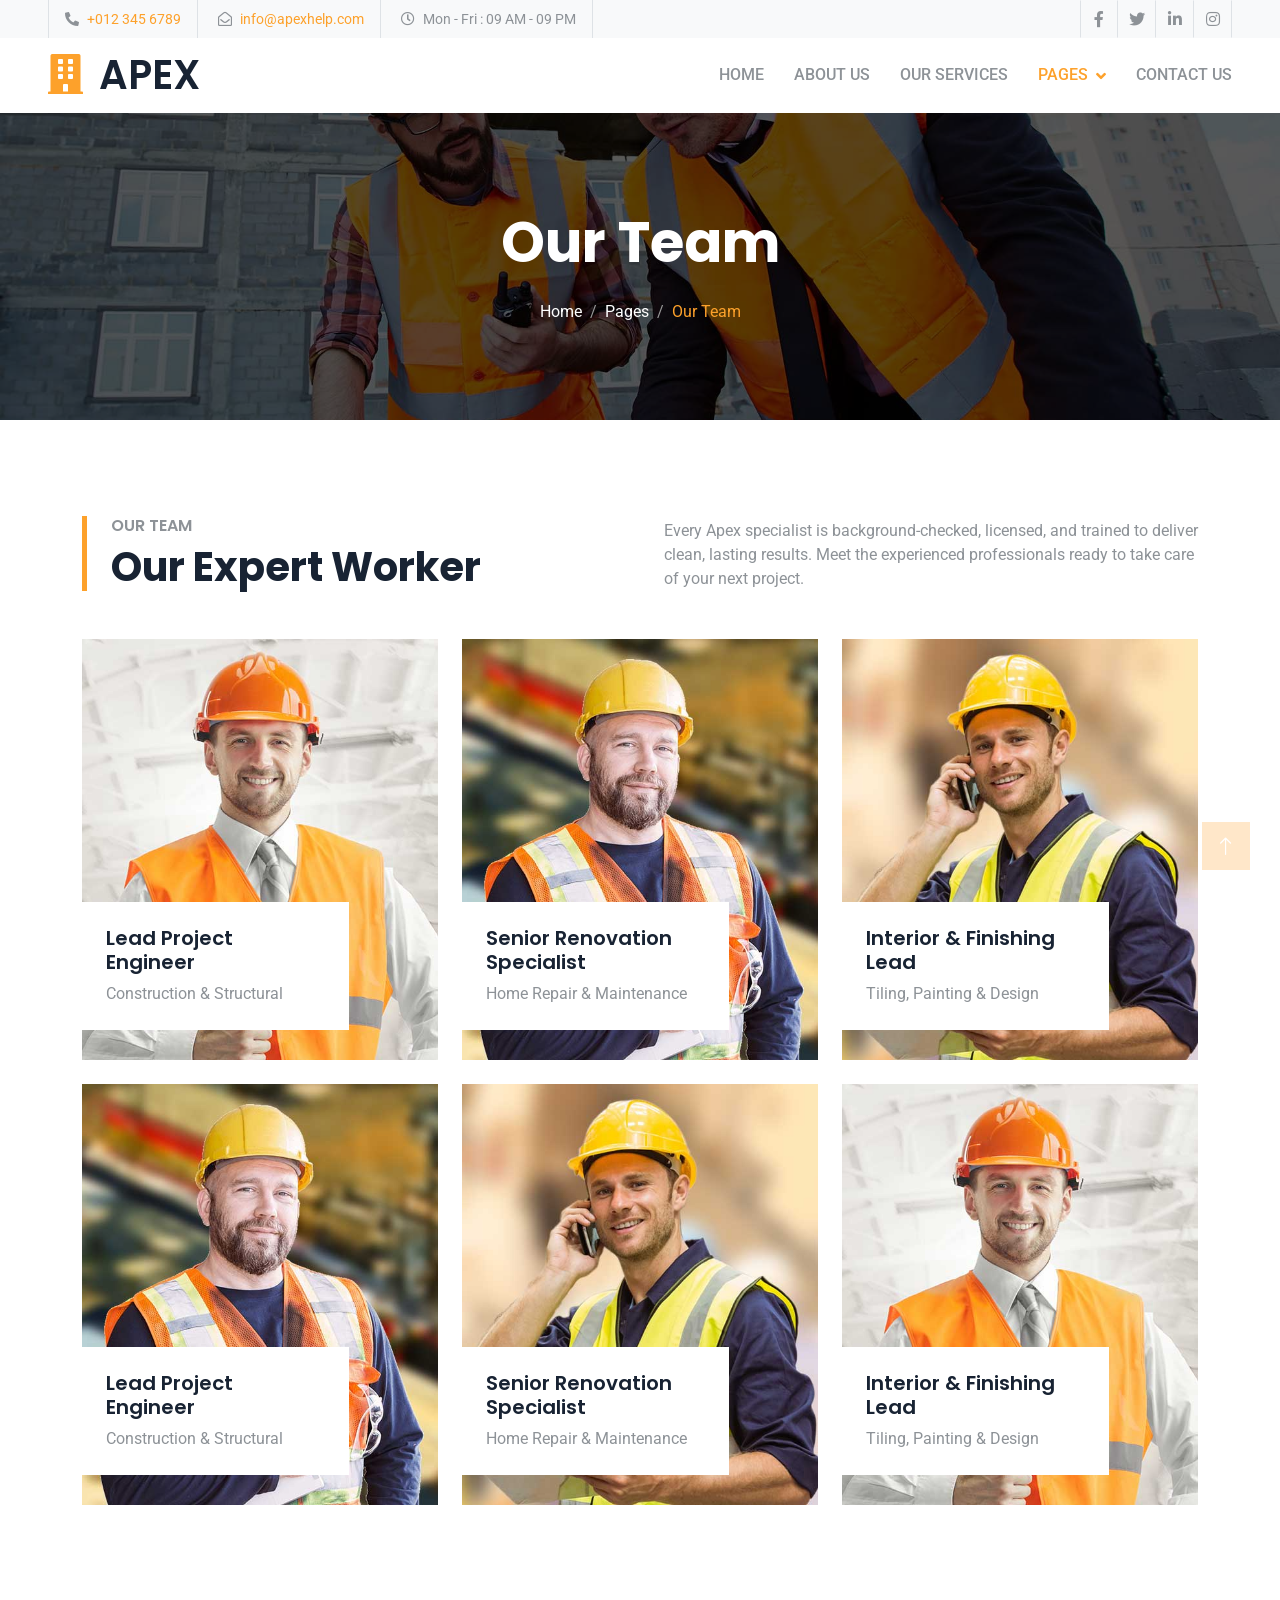
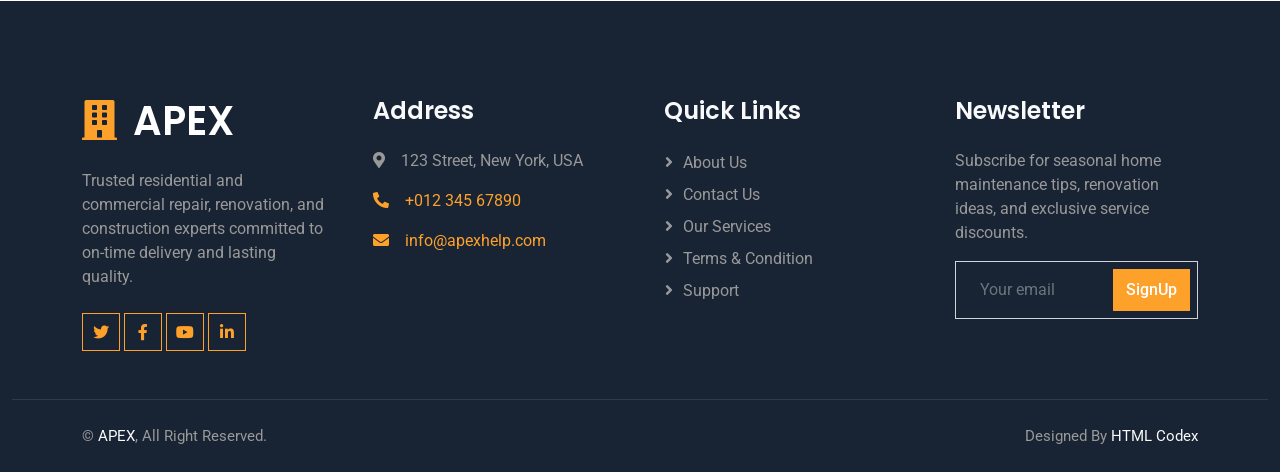
<file: team.html>
<!DOCTYPE html>

<html lang="en">
<head>
<meta charset="utf-8"/>
<title>Apex - Home Repair Website Template</title>
<meta content="width=device-width, initial-scale=1.0" name="viewport"/>
<meta content="" name="keywords"/>
<meta content="" name="description"/>
<!-- Favicon -->
<link href="img/favicon.svg" rel="icon" type="image/svg+xml"/>
<link href="img/favicon.png" rel="icon" sizes="32x32" type="image/png"/>
<link href="img/favicon.ico" rel="shortcut icon"/>
<link href="img/apple-touch-icon.png" rel="apple-touch-icon"/>
<!-- Google Web Fonts -->
<link href="https://fonts.googleapis.com" rel="preconnect"/>
<link crossorigin="" href="https://fonts.gstatic.com" rel="preconnect"/>
<link href="https://fonts.googleapis.com/css2?family=Roboto:wght@400;500&amp;family=Poppins:wght@600;700&amp;display=swap" rel="stylesheet"/>
<!-- Icon Font Stylesheet -->
<link href="https://cdnjs.cloudflare.com/ajax/libs/font-awesome/5.10.0/css/all.min.css" rel="stylesheet"/>
<link href="https://cdn.jsdelivr.net/npm/bootstrap-icons@1.4.1/font/bootstrap-icons.css" rel="stylesheet"/>
<!-- Libraries Stylesheet -->
<link href="lib/animate/animate.min.css" rel="stylesheet"/>
<link href="lib/owlcarousel/assets/owl.carousel.min.css" rel="stylesheet"/>
<!-- Customized Bootstrap Stylesheet -->
<link href="css/bootstrap.min.css" rel="stylesheet"/>
<!-- Template Stylesheet -->
<link href="css/style.css" rel="stylesheet"/>

<script async src="https://www.googletagmanager.com/gtm.js?id=GTM-55FTN74P"></script>
<script>
  window.dataLayer = window.dataLayer || [];
  function gtag(){dataLayer.push(arguments);}
  gtag('js', new Date());
</script>



</head>
<body>
<!-- Spinner Start -->
<div class="show bg-white position-fixed translate-middle w-100 vh-100 top-50 start-50 d-flex align-items-center justify-content-center" id="spinner">
<div class="spinner-grow text-primary" role="status"></div>
</div>
<!-- Spinner End -->
<!-- Topbar Start -->
<div class="container-fluid bg-light p-0">
<div class="row gx-0 d-none d-lg-flex">
<div class="col-lg-7 px-5 text-start">
<div class="h-100 d-inline-flex align-items-center border-start border-end px-3">
<small class="fa fa-phone-alt me-2"></small>
<small><a href="#">+012 345 6789</a></small>
</div>
<div class="h-100 d-inline-flex align-items-center border-end px-3">
<small class="far fa-envelope-open me-2"></small>
<small><a href="#">info@apexhelp.com</a></small>
</div>
<div class="h-100 d-inline-flex align-items-center border-end px-3">
<small class="far fa-clock me-2"></small>
<small>Mon - Fri : 09 AM - 09 PM</small>
</div>
</div>
<div class="col-lg-5 px-5 text-end">
<div class="h-100 d-inline-flex align-items-center">
<a aria-label="Facebook" class="btn btn-square border-end border-start" href="https://www.facebook.com/" rel="noopener noreferrer" target="_blank"><i class="fab fa-facebook-f"></i></a>
<a aria-label="Twitter" class="btn btn-square border-end" href="https://twitter.com/" rel="noopener noreferrer" target="_blank"><i class="fab fa-twitter"></i></a>
<a aria-label="LinkedIn" class="btn btn-square border-end" href="https://www.linkedin.com/" rel="noopener noreferrer" target="_blank"><i class="fab fa-linkedin-in"></i></a>
<a aria-label="Instagram" class="btn btn-square border-end" href="https://www.instagram.com/" rel="noopener noreferrer" target="_blank"><i class="fab fa-instagram"></i></a>
</div>
</div>
</div>
</div>
<!-- Topbar End -->
<!-- Navbar Start -->
<nav class="navbar navbar-expand-lg bg-white navbar-light sticky-top px-4 px-lg-5 py-lg-0">
<a class="navbar-brand d-flex align-items-center" href="index.html">
<h1 class="m-0"><i class="fa fa-building text-primary me-3"></i>APEX</h1>
</a>
<button class="navbar-toggler" data-bs-target="#navbarCollapse" data-bs-toggle="collapse" type="button">
<span class="navbar-toggler-icon"></span>
</button>
<div class="collapse navbar-collapse" id="navbarCollapse">
<div class="navbar-nav ms-auto py-3 py-lg-0">
<a class="nav-item nav-link" href="index.html">Home</a>
<a class="nav-item nav-link" href="about.html">About Us</a>
<a class="nav-item nav-link" href="service.html">Our Services</a>
<div class="nav-item dropdown">
<a class="nav-link dropdown-toggle active" data-bs-toggle="dropdown" href="#">Pages</a>
<div class="dropdown-menu bg-light m-0">
<a class="dropdown-item" href="feature.html">Features</a>
<a class="dropdown-item" href="appointment.html">Appointment</a>
<a class="dropdown-item active" href="team.html">Our Team</a>
<a class="dropdown-item" href="testimonial.html">Testimonial</a>
<a class="dropdown-item" href="404.html">404 Page</a>
</div>
</div>
<a class="nav-item nav-link" href="contact.html">Contact Us</a>
</div>
</div>
</nav>
<!-- Navbar End -->
<!-- Page Header Start -->
<div class="container-fluid page-header py-5 mb-5 wow fadeIn" data-wow-delay="0.1s">
<div class="container text-center py-5">
<h1 class="display-4 text-white animated slideInDown mb-4">Our Team</h1>
<nav aria-label="breadcrumb animated slideInDown">
<ol class="breadcrumb justify-content-center mb-0">
<li class="breadcrumb-item"><a class="text-white" href="index.html">Home</a></li>
<li class="breadcrumb-item"><a class="text-white" href="service.html">Pages</a></li>
<li aria-current="page" class="breadcrumb-item text-primary active">Our Team</li>
</ol>
</nav>
</div>
</div>
<!-- Page Header End -->
<!-- Team Start -->
<div class="container-xxl py-5">
<div class="container">
<div class="row g-5 align-items-end mb-5">
<div class="col-lg-6 wow fadeInUp" data-wow-delay="0.1s">
<div class="border-start border-5 border-primary ps-4">
<h6 class="text-body text-uppercase mb-2">Our Team</h6>
<h1 class="display-6 mb-0">Our Expert Worker</h1>
</div>
</div>
<div class="col-lg-6 wow fadeInUp" data-wow-delay="0.3s">
<p class="mb-0">Every Apex specialist is background-checked, licensed, and trained to deliver clean, lasting results. Meet the experienced professionals ready to take care of your next project.</p>
</div>
</div>
<div class="row g-4">
<div class="col-lg-4 col-md-6 wow fadeInUp" data-wow-delay="0.1s">
<div class="team-item position-relative">
<img alt="" class="img-fluid" src="img/team-1.jpg"/>
<div class="team-text bg-white p-4">
<h5>Lead Project Engineer</h5>
<span>Construction &amp; Structural</span>
</div>
</div>
</div>
<div class="col-lg-4 col-md-6 wow fadeInUp" data-wow-delay="0.3s">
<div class="team-item position-relative">
<img alt="" class="img-fluid" src="img/team-2.jpg"/>
<div class="team-text bg-white p-4">
<h5>Senior Renovation Specialist</h5>
<span>Home Repair &amp; Maintenance</span>
</div>
</div>
</div>
<div class="col-lg-4 col-md-6 wow fadeInUp" data-wow-delay="0.5s">
<div class="team-item position-relative">
<img alt="" class="img-fluid" src="img/team-3.jpg"/>
<div class="team-text bg-white p-4">
<h5>Interior &amp; Finishing Lead</h5>
<span>Tiling, Painting &amp; Design</span>
</div>
</div>
</div>
<div class="col-lg-4 col-md-6 wow fadeInUp" data-wow-delay="0.1s">
<div class="team-item position-relative">
<img alt="" class="img-fluid" src="img/team-2.jpg"/>
<div class="team-text bg-white p-4">
<h5>Lead Project Engineer</h5>
<span>Construction &amp; Structural</span>
</div>
</div>
</div>
<div class="col-lg-4 col-md-6 wow fadeInUp" data-wow-delay="0.3s">
<div class="team-item position-relative">
<img alt="" class="img-fluid" src="img/team-3.jpg"/>
<div class="team-text bg-white p-4">
<h5>Senior Renovation Specialist</h5>
<span>Home Repair &amp; Maintenance</span>
</div>
</div>
</div>
<div class="col-lg-4 col-md-6 wow fadeInUp" data-wow-delay="0.5s">
<div class="team-item position-relative">
<img alt="" class="img-fluid" src="img/team-1.jpg"/>
<div class="team-text bg-white p-4">
<h5>Interior &amp; Finishing Lead</h5>
<span>Tiling, Painting &amp; Design</span>
</div>
</div>
</div>
</div>
</div>
</div>
<!-- Team End -->
<!-- Footer Start -->
<div class="container-fluid bg-dark footer mt-5 pt-5 wow fadeIn" data-wow-delay="0.1s">
<div class="container py-5">
<div class="row g-5">
<div class="col-lg-3 col-md-6">
<h1 class="text-white mb-4"><i class="fa fa-building text-primary me-3"></i>APEX</h1>
<p>Trusted residential and commercial repair, renovation, and construction experts committed to on-time delivery and lasting quality.</p>
<div class="d-flex pt-2">
<a aria-label="Twitter" class="btn btn-square btn-outline-primary me-1" href="https://twitter.com/" rel="noopener noreferrer" target="_blank"><i class="fab fa-twitter"></i></a>
<a aria-label="Facebook" class="btn btn-square btn-outline-primary me-1" href="https://www.facebook.com/" rel="noopener noreferrer" target="_blank"><i class="fab fa-facebook-f"></i></a>
<a aria-label="YouTube" class="btn btn-square btn-outline-primary me-1" href="https://www.youtube.com/" rel="noopener noreferrer" target="_blank"><i class="fab fa-youtube"></i></a>
<a aria-label="LinkedIn" class="btn btn-square btn-outline-primary me-0" href="https://www.linkedin.com/" rel="noopener noreferrer" target="_blank"><i class="fab fa-linkedin-in"></i></a>
</div>
</div>
<div class="col-lg-3 col-md-6">
<h4 class="text-light mb-4">Address</h4>
<p><i class="fa fa-map-marker-alt me-3"></i>123 Street, New York, USA</p>
<p><a href="#"><i class="fa fa-phone-alt me-3"></i>+012 345 67890</a></p>
<p><a href="#"><i class="fa fa-envelope me-3"></i>info@apexhelp.com</a></p>
</div>
<div class="col-lg-3 col-md-6">
<h4 class="text-light mb-4">Quick Links</h4>
<a class="btn btn-link" href="about.html">About Us</a>
<a class="btn btn-link" href="contact.html">Contact Us</a>
<a class="btn btn-link" href="service.html">Our Services</a>
<a class="btn btn-link" href="about.html">Terms &amp; Condition</a>
<a class="btn btn-link" href="contact.html">Support</a>
</div>
<div class="col-lg-3 col-md-6">
<h4 class="text-light mb-4">Newsletter</h4>
<p>Subscribe for seasonal home maintenance tips, renovation ideas, and exclusive service discounts.</p>
<div class="position-relative mx-auto" style="max-width: 400px;">
<input class="form-control bg-transparent w-100 py-3 ps-4 pe-5" placeholder="Your email" type="text"/>
<button class="btn btn-primary py-2 position-absolute top-0 end-0 mt-2 me-2 newsletter-btn" type="button">SignUp</button>
</div>
<small class="newsletter-thank-you text-success d-none d-block mt-2">Thank you for subscribing to our updates!</small></div>
</div>
</div>
<div class="container-fluid copyright">
<div class="container">
<div class="row">
<div class="col-md-6 text-center text-md-start mb-3 mb-md-0">
                        © <a href="index.html">APEX</a>, All Right Reserved.
                    </div>
<div class="col-md-6 text-center text-md-end">
<!--/*** This template is free as long as you keep the footer author’s credit link/attribution link/backlink. If you'd like to use the template without the footer author’s credit link/attribution link/backlink, you can purchase the Credit Removal License from "https://htmlcodex.com/credit-removal". Thank you for your support. ***/-->
                        Designed By <a href="https://htmlcodex.com">HTML Codex</a>
</div>
</div>
</div>
</div>
</div>
<!-- Footer End -->
<!-- Back to Top -->
<a class="btn btn-lg btn-primary btn-lg-square back-to-top" href="#"><i class="bi bi-arrow-up"></i></a>
<!-- JavaScript Libraries -->
<script src="https://code.jquery.com/jquery-3.4.1.min.js"></script>
<script src="https://cdn.jsdelivr.net/npm/bootstrap@5.0.0/dist/js/bootstrap.bundle.min.js"></script>
<script src="lib/wow/wow.min.js"></script>
<script src="lib/easing/easing.min.js"></script>
<script src="lib/waypoints/waypoints.min.js"></script>
<script src="lib/owlcarousel/owl.carousel.min.js"></script>
<!-- Template Javascript -->
<script src="js/main.js"></script>
</body>
</html>
</file>
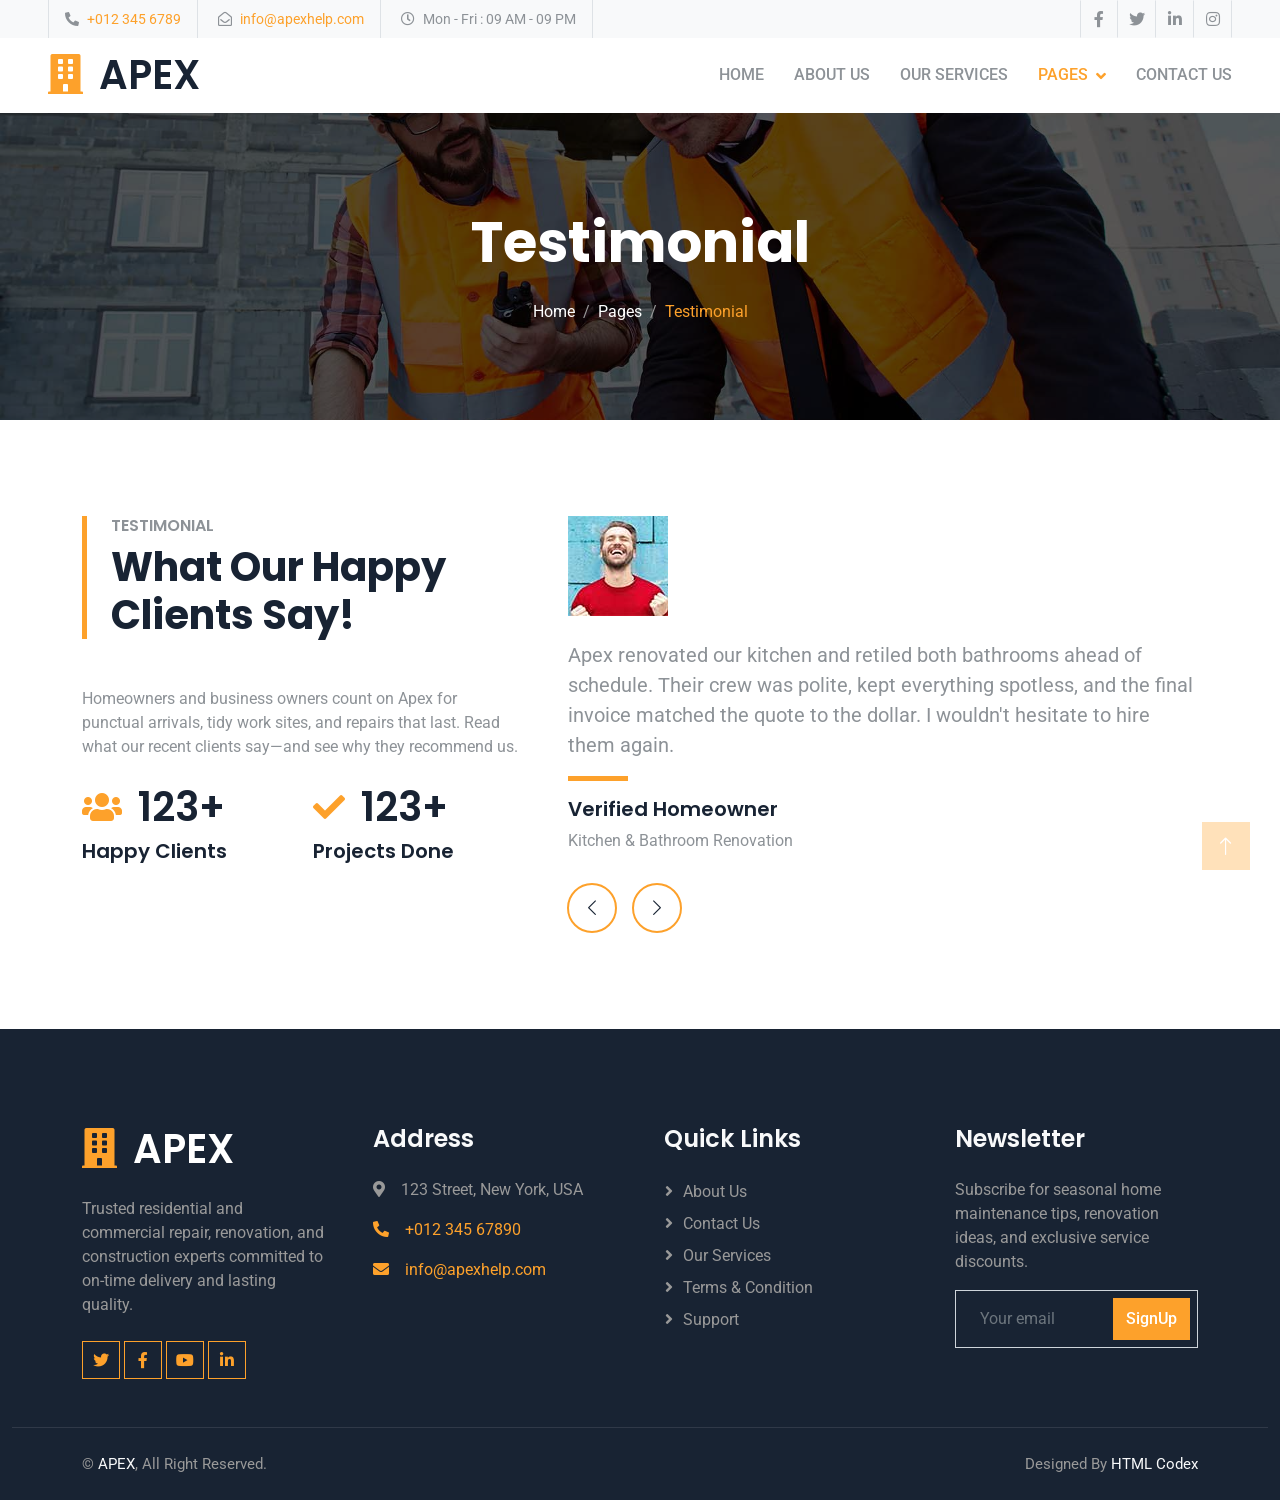
<file: testimonial.html>
<!DOCTYPE html>

<html lang="en">
<head>
<meta charset="utf-8"/>
<title>Apex - Home Repair Website Template</title>
<meta content="width=device-width, initial-scale=1.0" name="viewport"/>
<meta content="" name="keywords"/>
<meta content="" name="description"/>
<!-- Favicon -->
<link href="img/favicon.svg" rel="icon" type="image/svg+xml"/>
<link href="img/favicon.png" rel="icon" sizes="32x32" type="image/png"/>
<link href="img/favicon.ico" rel="shortcut icon"/>
<link href="img/apple-touch-icon.png" rel="apple-touch-icon"/>
<!-- Google Web Fonts -->
<link href="https://fonts.googleapis.com" rel="preconnect"/>
<link crossorigin="" href="https://fonts.gstatic.com" rel="preconnect"/>
<link href="https://fonts.googleapis.com/css2?family=Roboto:wght@400;500&amp;family=Poppins:wght@600;700&amp;display=swap" rel="stylesheet"/>
<!-- Icon Font Stylesheet -->
<link href="https://cdnjs.cloudflare.com/ajax/libs/font-awesome/5.10.0/css/all.min.css" rel="stylesheet"/>
<link href="https://cdn.jsdelivr.net/npm/bootstrap-icons@1.4.1/font/bootstrap-icons.css" rel="stylesheet"/>
<!-- Libraries Stylesheet -->
<link href="lib/animate/animate.min.css" rel="stylesheet"/>
<link href="lib/owlcarousel/assets/owl.carousel.min.css" rel="stylesheet"/>
<!-- Customized Bootstrap Stylesheet -->
<link href="css/bootstrap.min.css" rel="stylesheet"/>
<!-- Template Stylesheet -->
<link href="css/style.css" rel="stylesheet"/>

<script async src="https://www.googletagmanager.com/gtm.js?id=GTM-55FTN74P"></script>
<script>
  window.dataLayer = window.dataLayer || [];
  function gtag(){dataLayer.push(arguments);}
  gtag('js', new Date());
</script>




</head>
<body>
<!-- Spinner Start -->
<div class="show bg-white position-fixed translate-middle w-100 vh-100 top-50 start-50 d-flex align-items-center justify-content-center" id="spinner">
<div class="spinner-grow text-primary" role="status"></div>
</div>
<!-- Spinner End -->
<!-- Topbar Start -->
<div class="container-fluid bg-light p-0">
<div class="row gx-0 d-none d-lg-flex">
<div class="col-lg-7 px-5 text-start">
<div class="h-100 d-inline-flex align-items-center border-start border-end px-3">
<small class="fa fa-phone-alt me-2"></small>
<small><a href="#">+012 345 6789</a></small>
</div>
<div class="h-100 d-inline-flex align-items-center border-end px-3">
<small class="far fa-envelope-open me-2"></small>
<small><a href="#">info@apexhelp.com</a></small>
</div>
<div class="h-100 d-inline-flex align-items-center border-end px-3">
<small class="far fa-clock me-2"></small>
<small>Mon - Fri : 09 AM - 09 PM</small>
</div>
</div>
<div class="col-lg-5 px-5 text-end">
<div class="h-100 d-inline-flex align-items-center">
<a aria-label="Facebook" class="btn btn-square border-end border-start" href="https://www.facebook.com/" rel="noopener noreferrer" target="_blank"><i class="fab fa-facebook-f"></i></a>
<a aria-label="Twitter" class="btn btn-square border-end" href="https://twitter.com/" rel="noopener noreferrer" target="_blank"><i class="fab fa-twitter"></i></a>
<a aria-label="LinkedIn" class="btn btn-square border-end" href="https://www.linkedin.com/" rel="noopener noreferrer" target="_blank"><i class="fab fa-linkedin-in"></i></a>
<a aria-label="Instagram" class="btn btn-square border-end" href="https://www.instagram.com/" rel="noopener noreferrer" target="_blank"><i class="fab fa-instagram"></i></a>
</div>
</div>
</div>
</div>
<!-- Topbar End -->
<!-- Navbar Start -->
<nav class="navbar navbar-expand-lg bg-white navbar-light sticky-top px-4 px-lg-5 py-lg-0">
<a class="navbar-brand d-flex align-items-center" href="index.html">
<h1 class="m-0"><i class="fa fa-building text-primary me-3"></i>APEX</h1>
</a>
<button class="navbar-toggler" data-bs-target="#navbarCollapse" data-bs-toggle="collapse" type="button">
<span class="navbar-toggler-icon"></span>
</button>
<div class="collapse navbar-collapse" id="navbarCollapse">
<div class="navbar-nav ms-auto py-3 py-lg-0">
<a class="nav-item nav-link" href="index.html">Home</a>
<a class="nav-item nav-link" href="about.html">About Us</a>
<a class="nav-item nav-link" href="service.html">Our Services</a>
<div class="nav-item dropdown">
<a class="nav-link dropdown-toggle active" data-bs-toggle="dropdown" href="#">Pages</a>
<div class="dropdown-menu bg-light m-0">
<a class="dropdown-item" href="feature.html">Features</a>
<a class="dropdown-item" href="appointment.html">Appointment</a>
<a class="dropdown-item" href="team.html">Our Team</a>
<a class="dropdown-item active" href="testimonial.html">Testimonial</a>
<a class="dropdown-item" href="404.html">404 Page</a>
</div>
</div>
<a class="nav-item nav-link" href="contact.html">Contact Us</a>
</div>
</div>
</nav>
<!-- Navbar End -->
<!-- Page Header Start -->
<div class="container-fluid page-header py-5 mb-5 wow fadeIn" data-wow-delay="0.1s">
<div class="container text-center py-5">
<h1 class="display-4 text-white animated slideInDown mb-4">Testimonial</h1>
<nav aria-label="breadcrumb animated slideInDown">
<ol class="breadcrumb justify-content-center mb-0">
<li class="breadcrumb-item"><a class="text-white" href="index.html">Home</a></li>
<li class="breadcrumb-item"><a class="text-white" href="service.html">Pages</a></li>
<li aria-current="page" class="breadcrumb-item text-primary active">Testimonial</li>
</ol>
</nav>
</div>
</div>
<!-- Page Header End -->
<!-- Testimonial Start -->
<div class="container-xxl py-5">
<div class="container">
<div class="row g-5">
<div class="col-lg-5 wow fadeInUp" data-wow-delay="0.1s">
<div class="border-start border-5 border-primary ps-4 mb-5">
<h6 class="text-body text-uppercase mb-2">Testimonial</h6>
<h1 class="display-6 mb-0">What Our Happy Clients Say!</h1>
</div>
<p class="mb-4">Homeowners and business owners count on Apex for punctual arrivals, tidy work sites, and repairs that last. Read what our recent clients say—and see why they recommend us.</p>
<div class="row g-4">
<div class="col-sm-6">
<div class="d-flex align-items-center mb-2">
<i class="fa fa-users fa-2x text-primary flex-shrink-0"></i>
<h1 class="ms-3 mb-0">123+</h1>
</div>
<h5 class="mb-0">Happy Clients</h5>
</div>
<div class="col-sm-6">
<div class="d-flex align-items-center mb-2">
<i class="fa fa-check fa-2x text-primary flex-shrink-0"></i>
<h1 class="ms-3 mb-0">123+</h1>
</div>
<h5 class="mb-0">Projects Done</h5>
</div>
</div>
</div>
<div class="col-lg-7 wow fadeInUp" data-wow-delay="0.5s">
<div class="owl-carousel testimonial-carousel">
<div class="testimonial-item">
<img alt="" class="img-fluid mb-4" src="img/testimonial-1.jpg"/>
<p class="fs-5">Apex renovated our kitchen and retiled both bathrooms ahead of schedule. Their crew was polite, kept everything spotless, and the final invoice matched the quote to the dollar. I wouldn't hesitate to hire them again.</p>
<div class="bg-primary mb-3" style="width: 60px; height: 5px"></div>
<h5>Verified Homeowner</h5>
<span>Kitchen &amp; Bathroom Renovation</span>
</div>
<div class="testimonial-item">
<img alt="" class="img-fluid mb-4" src="img/testimonial-2.jpg"/>
<p class="fs-5">We called Apex for urgent electrical rewiring and full office painting. They inspected the same day, explained every step clearly, and delivered outstanding quality. Book them if you want the job done right the first time.</p>
<div class="bg-primary mb-3" style="width: 60px; height: 5px"></div>
<h5>Commercial Property Manager</h5>
<span>Office Remodeling &amp; Wiring</span>
</div>
</div>
</div>
</div>
</div>
</div>
<!-- Testimonial End -->
<!-- Footer Start -->
<div class="container-fluid bg-dark footer mt-5 pt-5 wow fadeIn" data-wow-delay="0.1s">
<div class="container py-5">
<div class="row g-5">
<div class="col-lg-3 col-md-6">
<h1 class="text-white mb-4"><i class="fa fa-building text-primary me-3"></i>APEX</h1>
<p>Trusted residential and commercial repair, renovation, and construction experts committed to on-time delivery and lasting quality.</p>
<div class="d-flex pt-2">
<a aria-label="Twitter" class="btn btn-square btn-outline-primary me-1" href="https://twitter.com/" rel="noopener noreferrer" target="_blank"><i class="fab fa-twitter"></i></a>
<a aria-label="Facebook" class="btn btn-square btn-outline-primary me-1" href="https://www.facebook.com/" rel="noopener noreferrer" target="_blank"><i class="fab fa-facebook-f"></i></a>
<a aria-label="YouTube" class="btn btn-square btn-outline-primary me-1" href="https://www.youtube.com/" rel="noopener noreferrer" target="_blank"><i class="fab fa-youtube"></i></a>
<a aria-label="LinkedIn" class="btn btn-square btn-outline-primary me-0" href="https://www.linkedin.com/" rel="noopener noreferrer" target="_blank"><i class="fab fa-linkedin-in"></i></a>
</div>
</div>
<div class="col-lg-3 col-md-6">
<h4 class="text-light mb-4">Address</h4>
<p><i class="fa fa-map-marker-alt me-3"></i>123 Street, New York, USA</p>
<p><a href="#"><i class="fa fa-phone-alt me-3"></i>+012 345 67890</a></p>
<p><a href="#"><i class="fa fa-envelope me-3"></i>info@apexhelp.com</a></p>
</div>
<div class="col-lg-3 col-md-6">
<h4 class="text-light mb-4">Quick Links</h4>
<a class="btn btn-link" href="about.html">About Us</a>
<a class="btn btn-link" href="contact.html">Contact Us</a>
<a class="btn btn-link" href="service.html">Our Services</a>
<a class="btn btn-link" href="about.html">Terms &amp; Condition</a>
<a class="btn btn-link" href="contact.html">Support</a>
</div>
<div class="col-lg-3 col-md-6">
<h4 class="text-light mb-4">Newsletter</h4>
<p>Subscribe for seasonal home maintenance tips, renovation ideas, and exclusive service discounts.</p>
<div class="position-relative mx-auto" style="max-width: 400px;">
<input class="form-control bg-transparent w-100 py-3 ps-4 pe-5" placeholder="Your email" type="text"/>
<button class="btn btn-primary py-2 position-absolute top-0 end-0 mt-2 me-2 newsletter-btn" type="button">SignUp</button>
</div>
<small class="newsletter-thank-you text-success d-none d-block mt-2">Thank you for subscribing to our updates!</small></div>
</div>
</div>
<div class="container-fluid copyright">
<div class="container">
<div class="row">
<div class="col-md-6 text-center text-md-start mb-3 mb-md-0">
                        © <a href="index.html">APEX</a>, All Right Reserved.
                    </div>
<div class="col-md-6 text-center text-md-end">
<!--/*** This template is free as long as you keep the footer author’s credit link/attribution link/backlink. If you'd like to use the template without the footer author’s credit link/attribution link/backlink, you can purchase the Credit Removal License from "https://htmlcodex.com/credit-removal". Thank you for your support. ***/-->
                        Designed By <a href="https://htmlcodex.com">HTML Codex</a>
</div>
</div>
</div>
</div>
</div>
<!-- Footer End -->
<!-- Back to Top -->
<a class="btn btn-lg btn-primary btn-lg-square back-to-top" href="#"><i class="bi bi-arrow-up"></i></a>
<!-- JavaScript Libraries -->
<script src="https://code.jquery.com/jquery-3.4.1.min.js"></script>
<script src="https://cdn.jsdelivr.net/npm/bootstrap@5.0.0/dist/js/bootstrap.bundle.min.js"></script>
<script src="lib/wow/wow.min.js"></script>
<script src="lib/easing/easing.min.js"></script>
<script src="lib/waypoints/waypoints.min.js"></script>
<script src="lib/owlcarousel/owl.carousel.min.js"></script>
<!-- Template Javascript -->
<script src="js/main.js"></script>
</body>
</html>
</file>
<file: css/style.css>
/********** Template CSS **********/
:root {
    --primary: #FDA12B;
    --secondary: #8D9297;
    --light: #F8F9FA;
    --dark: #182333;
}

.back-to-top {
    position: fixed;
    display: none;
    right: 30px;
    bottom: 30px;
    z-index: 99;
}


/*** Spinner ***/
#spinner {
    opacity: 0;
    visibility: hidden;
    transition: opacity .5s ease-out, visibility 0s linear .5s;
    z-index: 99999;
}

#spinner.show {
    transition: opacity .5s ease-out, visibility 0s linear 0s;
    visibility: visible;
    opacity: 1;
}


/*** Button ***/
.btn {
    font-weight: 500;
    transition: .5s;
}

.btn.btn-primary,
.btn.btn-outline-primary:hover {
    color: #FFFFFF;
}

.btn-square {
    width: 38px;
    height: 38px;
}

.btn-sm-square {
    width: 32px;
    height: 32px;
}

.btn-lg-square {
    width: 48px;
    height: 48px;
}

.btn-square,
.btn-sm-square,
.btn-lg-square {
    padding: 0;
    display: flex;
    align-items: center;
    justify-content: center;
    font-weight: normal;
}


/*** Navbar ***/
.navbar.sticky-top {
    top: -100px;
    transition: .5s;
}

.navbar .navbar-nav .nav-link {
    margin-left: 30px;
    padding: 25px 0;
    color: var(--secondary);
    font-weight: 500;
    text-transform: uppercase;
    outline: none;
}

.navbar .navbar-nav .nav-link:hover,
.navbar .navbar-nav .nav-link.active {
    color: var(--primary);
}

.navbar .dropdown-toggle::after {
    border: none;
    content: "\f107";
    font-family: "Font Awesome 5 Free";
    font-weight: 900;
    vertical-align: middle;
    margin-left: 8px;
}

@media (max-width: 991.98px) {
    .navbar .navbar-nav .nav-link  {
        margin-left: 0;
        padding: 10px 0;
    }

    .navbar .navbar-nav {
        margin-top: 25px;
        border-top: 1px solid #EEEEEE;
    }
}

@media (min-width: 992px) {
    .navbar .nav-item .dropdown-menu {
        display: block;
        border: none;
        margin-top: 0;
        top: 150%;
        right: 0;
        opacity: 0;
        visibility: hidden;
        transition: .5s;
    }

    .navbar .nav-item:hover .dropdown-menu {
        top: 100%;
        visibility: visible;
        transition: .5s;
        opacity: 1;
    }
}


/*** Header ***/
.carousel-caption {
    top: 0;
    left: 0;
    right: 0;
    bottom: 0;
    display: flex;
    align-items: center;
    text-align: start;
    background: rgba(0, 0, 0, .65);
    z-index: 1;
}

.carousel-control-prev,
.carousel-control-next {
    width: 15%;
}

.carousel-control-prev-icon,
.carousel-control-next-icon {
    width: 4rem;
    height: 4rem;
    background-color: var(--dark);
    border: 15px solid var(--dark);
    border-radius: 50px;
}

.carousel-caption .breadcrumb-item+.breadcrumb-item::before {
    content: "\f111";
    font-family: "Font Awesome 5 Free";
    font-weight: 900;
    color: var(--primary);
}

@media (max-width: 768px) {
    #header-carousel .carousel-item {
        position: relative;
        min-height: 450px;
    }
    
    #header-carousel .carousel-item img {
        position: absolute;
        width: 100%;
        height: 100%;
        object-fit: cover;
    }

    .carousel-control-prev-icon,
    .carousel-control-next-icon {
        width: 3rem;
        height: 3rem;
        border-width: 12px;
    }
}

.page-header {
    background: linear-gradient(rgba(0, 0, 0, .65), rgba(0, 0, 0, .65)), url(../img/carousel-1.jpg) center center no-repeat;
    background-size: cover;
}

.page-header .breadcrumb-item+.breadcrumb-item::before {
    color: #999999;
}


/*** Facts ***/
.facts-overlay {
    position: absolute;
    padding: 30px;
    width: 100%;
    height: 100%;
    top: 0;
    left: 0;
    display: flex;
    flex-direction: column;
    justify-content: center;
    background: rgba(0, 0, 0, .65);
}

.facts-overlay h1 {
    font-size: 120px;
    color: transparent;
    -webkit-text-stroke: 2px var(--primary);
}

.facts-overlay a:hover {
    color: var(--primary) !important;
}


/*** Service ***/
.service-text::before {
    position: absolute;
    content: "";
    width: 100%;
    height: 0;
    top: 0;
    left: 0;
    background: var(--primary);
    opacity: 0;
    transition: .5s;
}

.service-item:hover .service-text::before {
    height: 100%;
    opacity: 1;
}

.service-text * {
    position: relative;
    transition: .5s;
    z-index: 1;
}

.service-item:hover .service-text * {
    color: #FFFFFF !important;
}


/*** Appointment ***/
.appointment {
    background: linear-gradient(rgba(0, 0, 0, .65), rgba(0, 0, 0, .65)), url(../img/carousel-2.jpg) center center no-repeat;
    background-size: cover;
}


/*** Team ***/
.team-text {
    position: absolute;
    width: 75%;
    bottom: 30px;
    left: 0;
    transition: .5s;
}

.team-item:hover .team-text {
    width: 100%;
}

.team-text * {
    transition: .5s;
}

.team-item:hover .team-text * {
    letter-spacing: 2px;
}


/*** Testimonial ***/
.testimonial-carousel .owl-item img {
    width: 100px;
    height: 100px;
}

.testimonial-carousel .owl-nav {
    margin-top: 30px;
    display: flex;
    justify-content: start;
}

.testimonial-carousel .owl-nav .owl-prev,
.testimonial-carousel .owl-nav .owl-next {
    margin-right: 15px;
    width: 50px;
    height: 50px;
    display: flex;
    align-items: center;
    justify-content: center;
    color: var(--dark);
    border: 2px solid var(--primary);
    border-radius: 50px;
    font-size: 18px;
    transition: .5s;
}

.testimonial-carousel .owl-nav .owl-prev:hover,
.testimonial-carousel .owl-nav .owl-next:hover {
    color: #FFFFFF;
    background: var(--primary);
}


/*** Footer ***/
.footer {
    color: #999999;
}

.footer .btn.btn-link {
    display: block;
    margin-bottom: 5px;
    padding: 0;
    text-align: left;
    color: #999999;
    font-weight: normal;
    text-transform: capitalize;
    transition: .3s;
}

.footer .btn.btn-link::before {
    position: relative;
    content: "\f105";
    font-family: "Font Awesome 5 Free";
    font-weight: 900;
    color: #999999;
    margin-right: 10px;
}

.footer .btn.btn-link:hover {
    color: var(--light);
    letter-spacing: 1px;
    box-shadow: none;
}

.footer .copyright {
    padding: 25px 0;
    font-size: 15px;
    border-top: 1px solid rgba(256, 256, 256, .1);
}

.footer .copyright a {
    color: var(--light);
}

.footer .copyright a:hover {
    color: var(--primary);
}

/*** Form Thank You Message ***/
.thank-you-message {
    border-left: 5px solid var(--primary);
    font-weight: 500;
    animation: fadeInThankYou 0.35s ease-in-out;
}

@keyframes fadeInThankYou {
    from {
        opacity: 0;
        transform: translateY(-6px);
    }
    to {
        opacity: 1;
        transform: translateY(0);
    }
}
</file>
